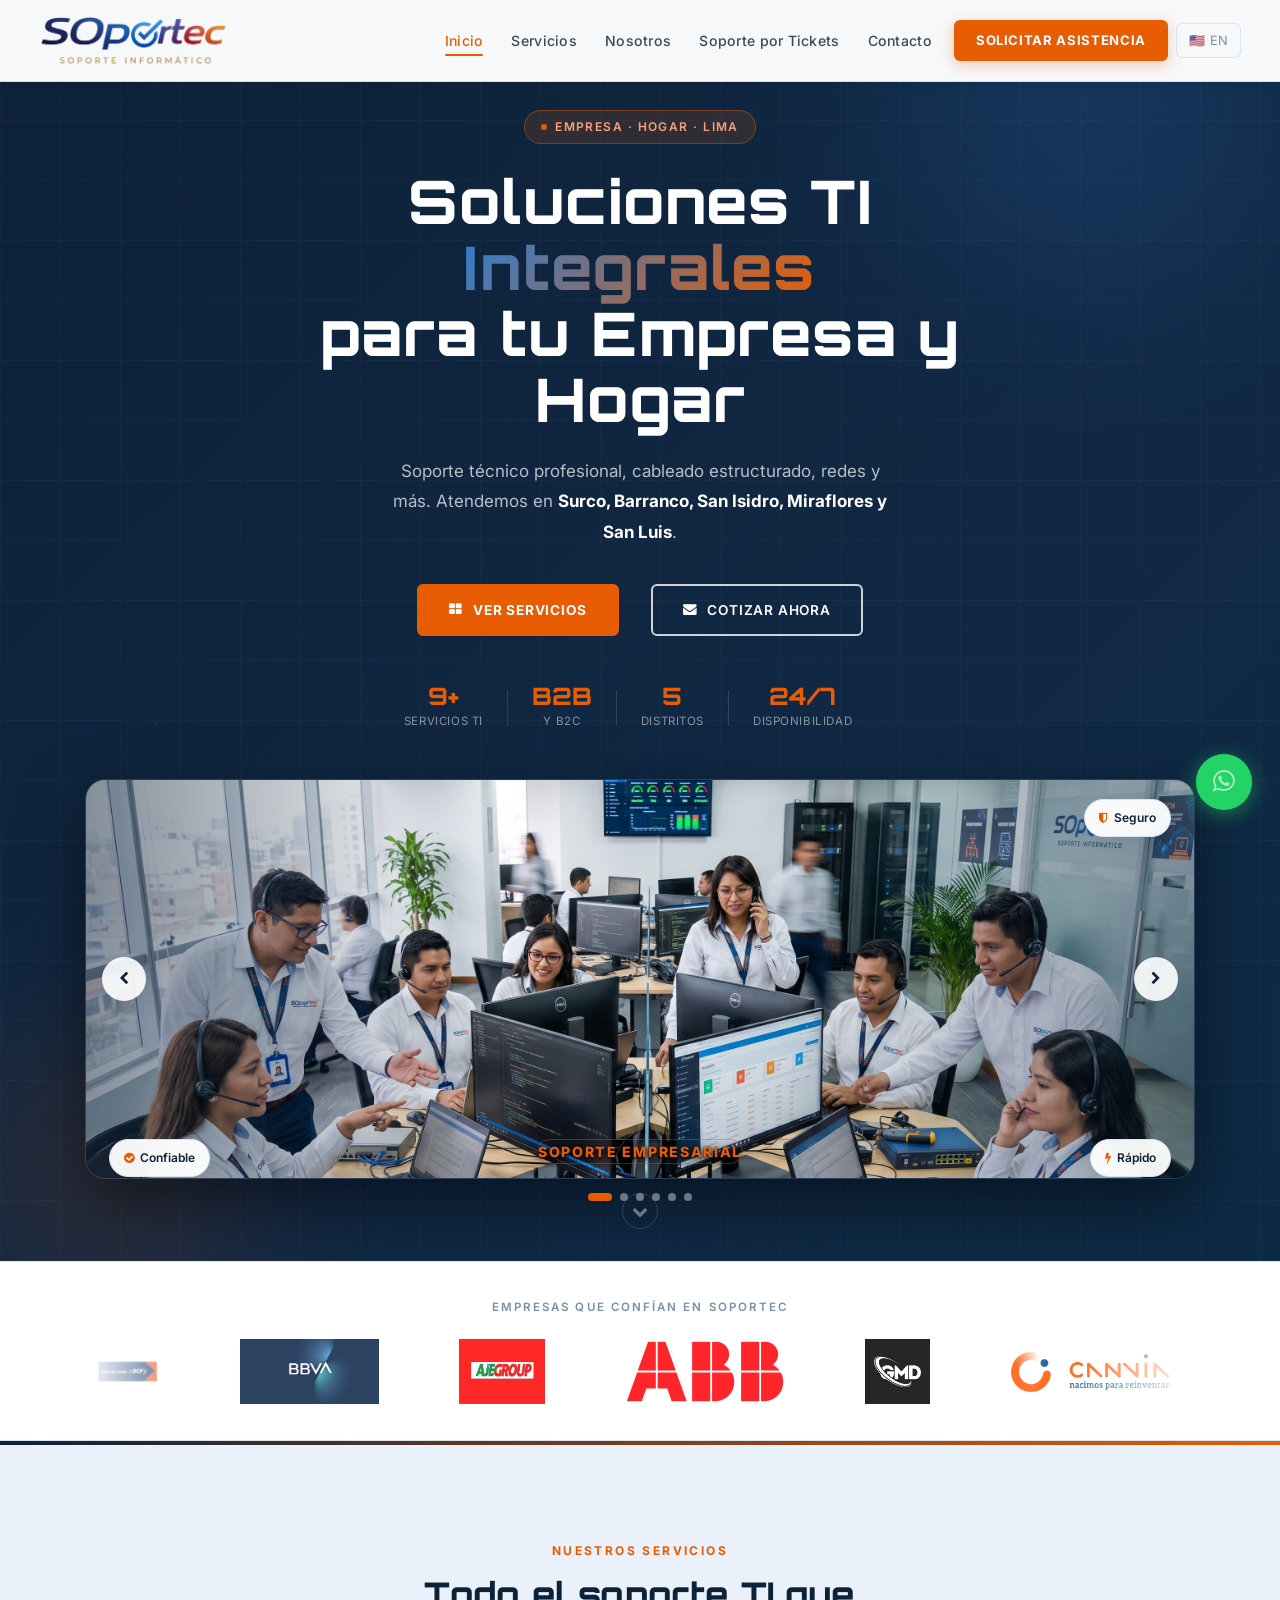
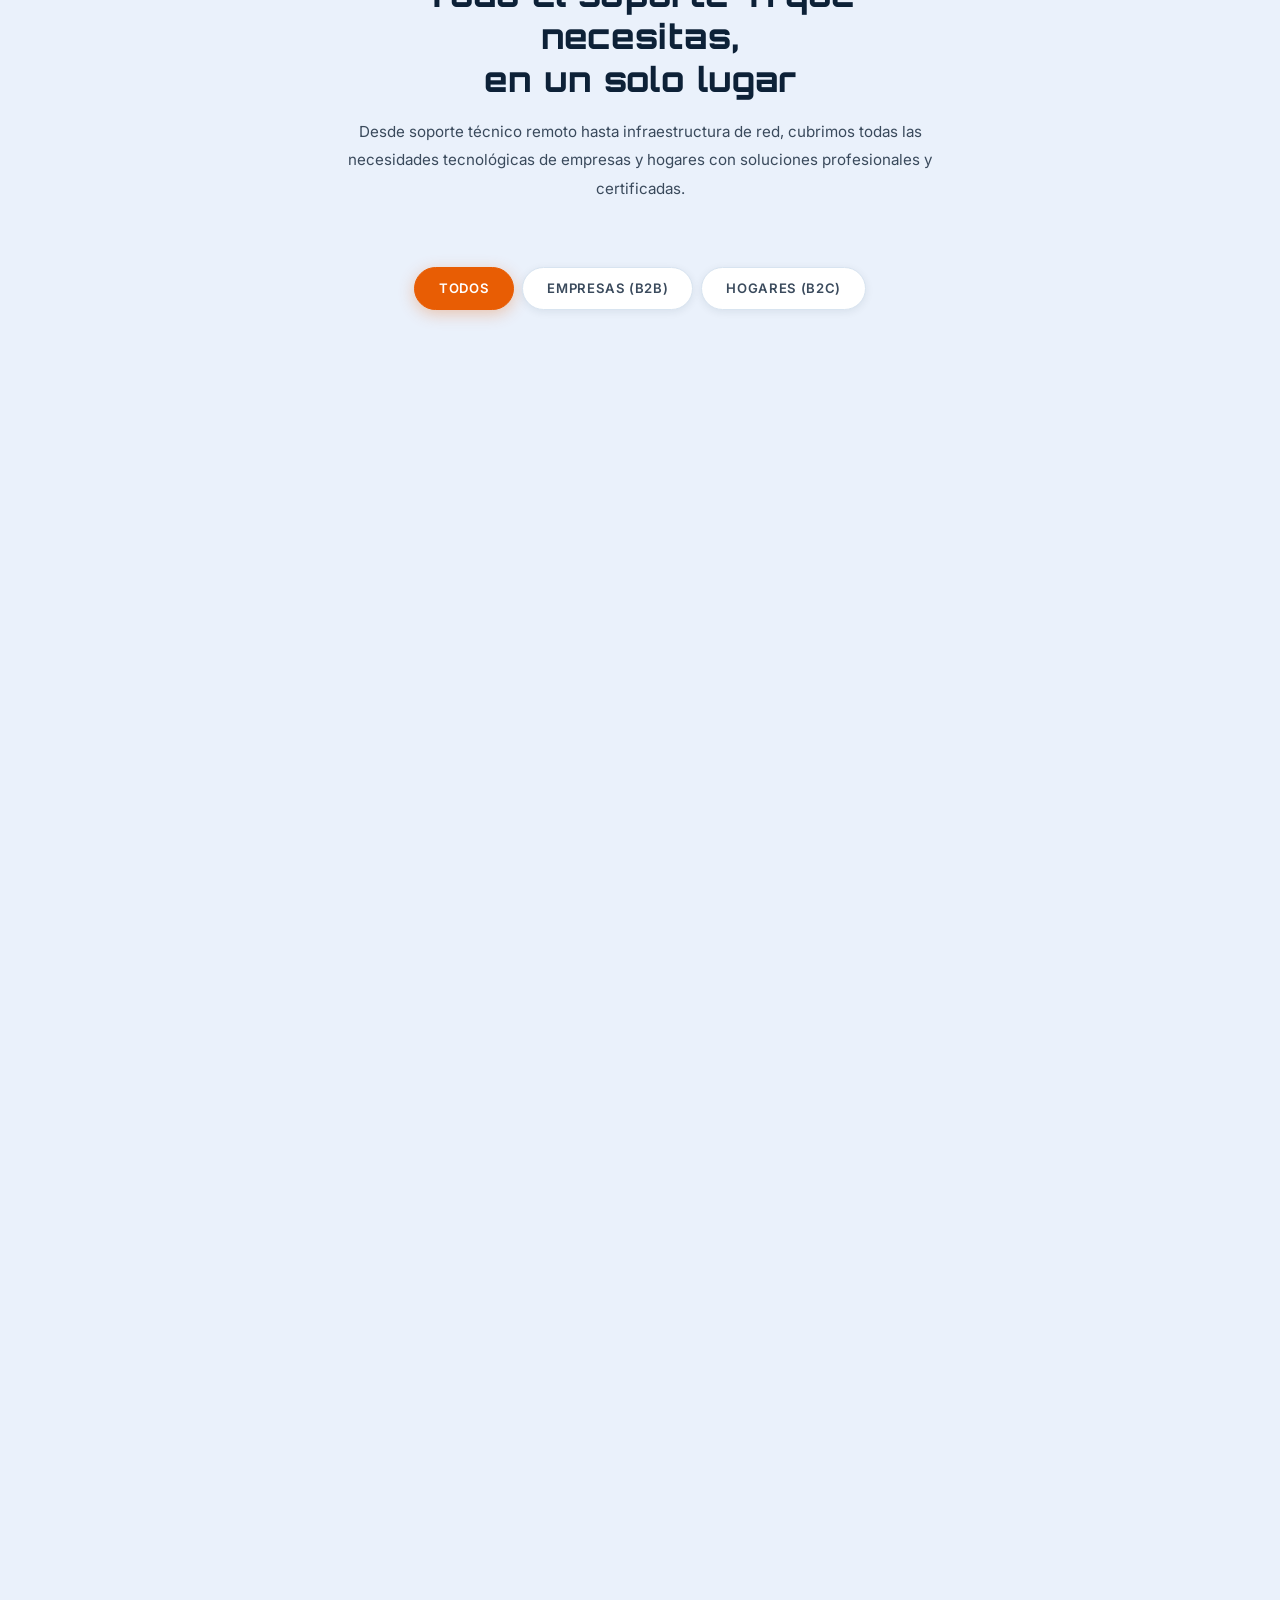
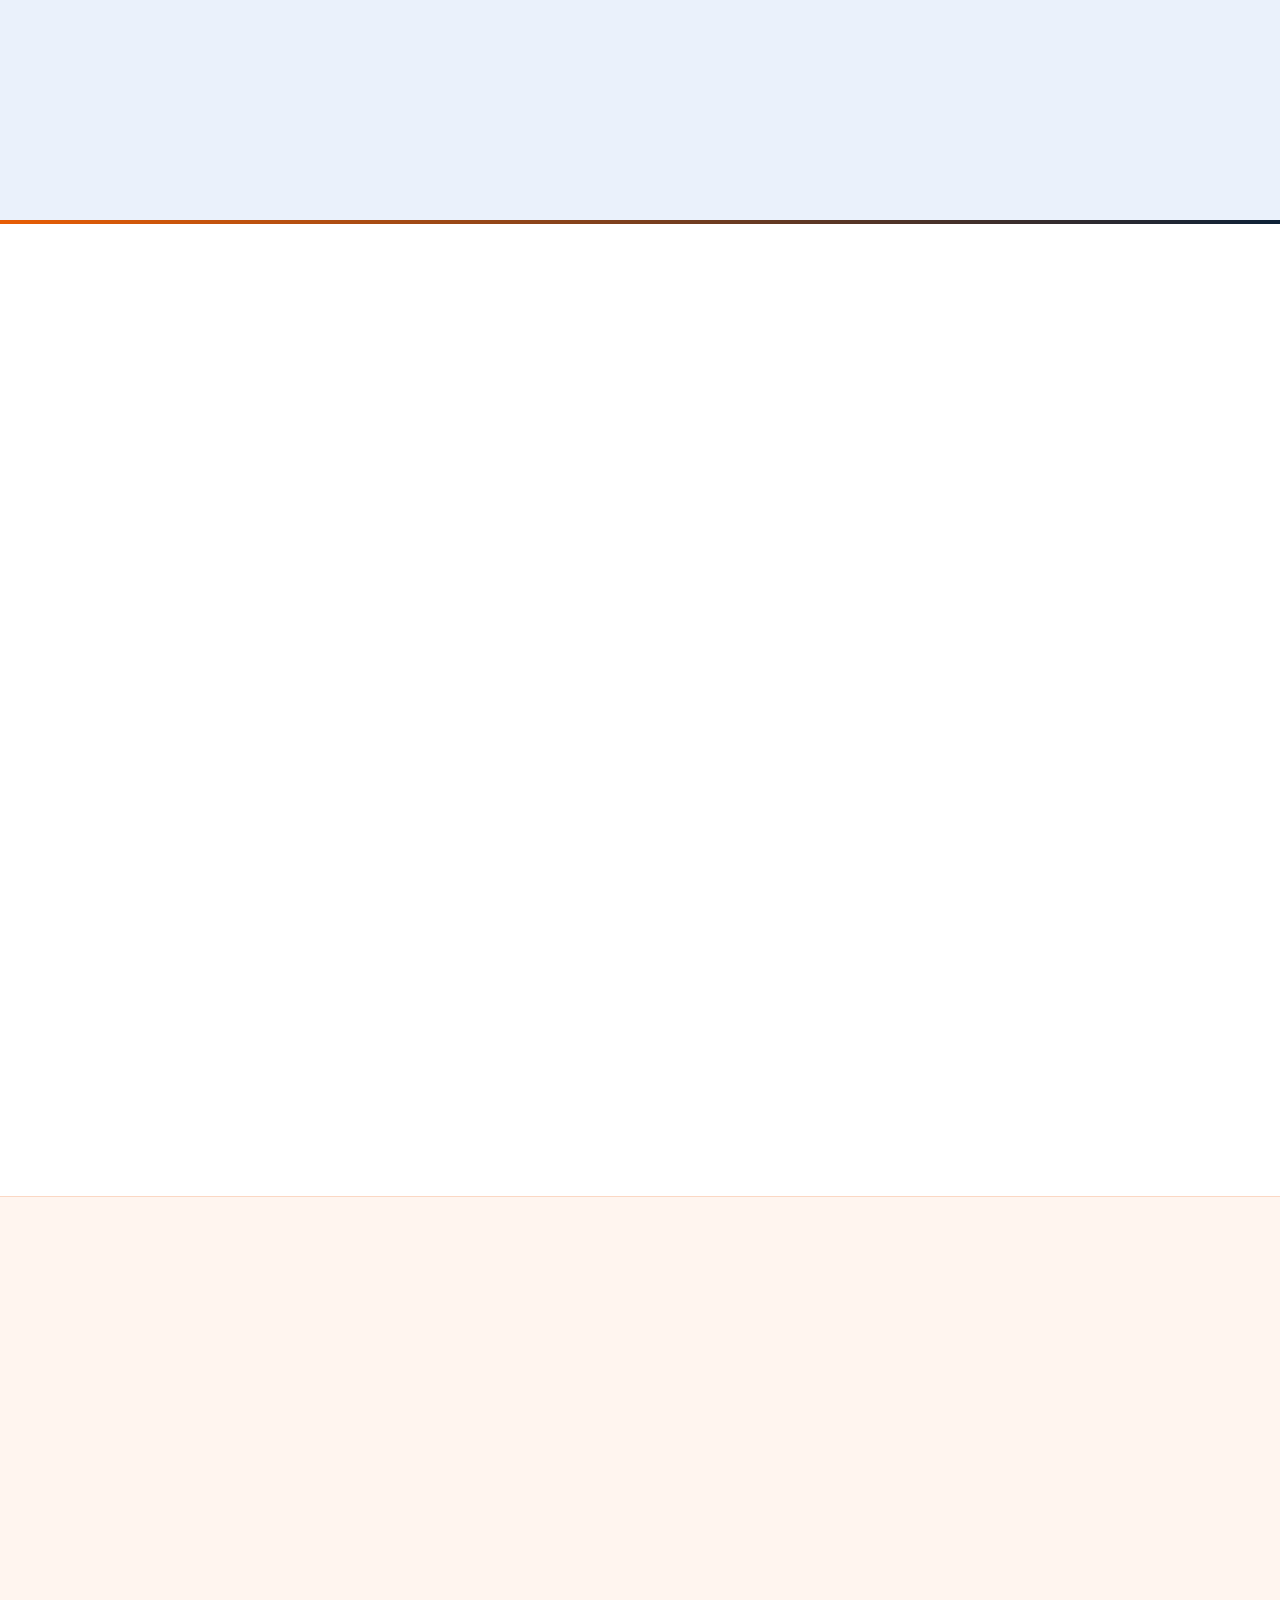
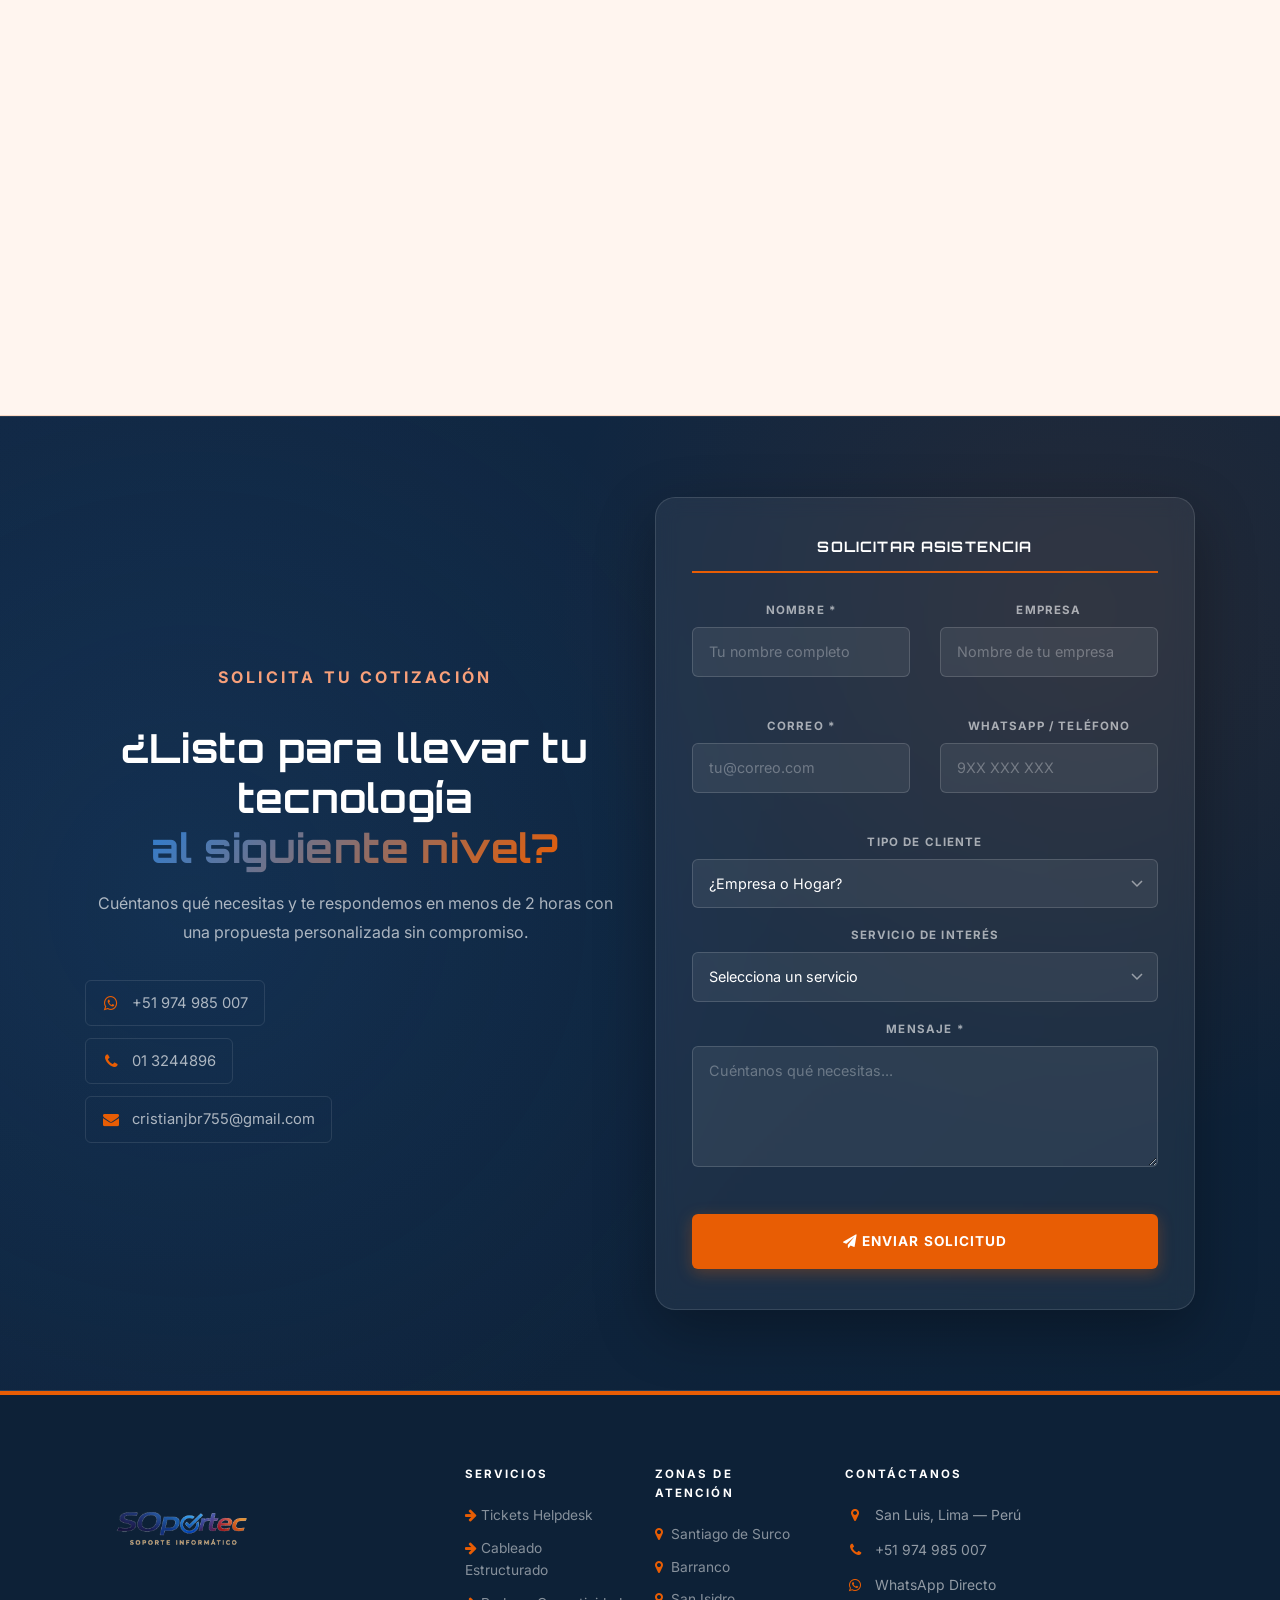
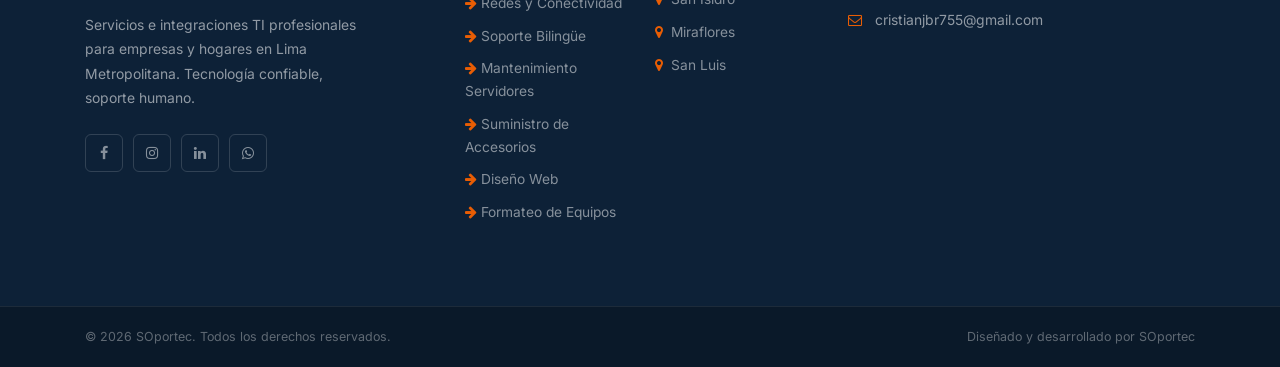
<file: index.html>
﻿<!DOCTYPE html>
<html lang="es">
<head>
    <meta charset="UTF-8">
    <meta name="viewport" content="width=device-width, initial-scale=1.0">
    <meta name="description" content="SOportec — Soluciones TI integrales para empresas y hogares en Surco, Barranco, San Isidro, Miraflores y San Luis. Soporte técnico, cableado estructurado, redes y más.">
    <title>SOportec — IT Support & Tecnología</title>

    <!-- Fuentes -->
    <link rel="preconnect" href="https://fonts.googleapis.com">
    <link rel="preconnect" href="https://fonts.gstatic.com" crossorigin>
    <link href="https://fonts.googleapis.com/css2?family=Orbitron:wght@400;600;800&family=Inter:wght@300;400;600;700&display=swap" rel="stylesheet">

    <!-- Bootstrap 4 -->
    <link rel="stylesheet" href="https://stackpath.bootstrapcdn.com/bootstrap/4.2.1/css/bootstrap.min.css">
    <!-- Font Awesome 4 -->
    <link rel="stylesheet" href="https://stackpath.bootstrapcdn.com/font-awesome/4.7.0/css/font-awesome.min.css">
    <!-- Estilos propios (con versionado para forzar actualizacion en moviles) -->
    <link rel="stylesheet" href="style.css?v=2.2">

    <!-- jQuery + Bootstrap JS -->
    <script src="https://code.jquery.com/jquery-3.3.1.slim.min.js"></script>
    <script src="https://stackpath.bootstrapcdn.com/bootstrap/4.2.1/js/bootstrap.min.js"></script>
</head>
<body>

<!-- ============================================================
     NAVBAR
============================================================ -->
<section id="nav-bar">
<nav class="navbar navbar-expand-lg navbar-light">
    <div class="container-fluid">
        <a class="navbar-brand" href="#top">
            <img src="Imagenes/images/Soportec-New-Logo-removebg-preview.png" alt="SOportec Logo">
        </a>
        <button class="navbar-toggler" type="button" data-toggle="collapse" data-target="#navbarNav"
                aria-controls="navbarNav" aria-expanded="false" aria-label="Toggle navigation"
                id="navToggler">
            <i class="fa fa-bars" id="navTogglerIcon"></i>
        </button>
        <div class="collapse navbar-collapse" id="navbarNav">
            <ul class="navbar-nav ml-auto align-items-center">
                <li class="nav-item"><a class="nav-link" href="#top">Inicio</a></li>
                <li class="nav-item"><a class="nav-link" href="#services">Servicios</a></li>
                <li class="nav-item"><a class="nav-link" href="#about-us">Nosotros</a></li>
                <li class="nav-item"><a class="nav-link" href="atencion-tickets.html">Soporte por Tickets</a></li>
                <li class="nav-item"><a class="nav-link" href="#footer">Contacto</a></li>
                <li class="nav-item ml-2">
                    <a href="#cotizar" class="btn-nav-cta">Solicitar Asistencia</a>
                </li>
                <li class="nav-item ml-2 d-flex align-items-center">
                    <button id="langToggle" onclick="toggleLang()" class="lang-btn">
                        <span id="langFlag">🇺🇸</span> <span id="langLabel">EN</span>
                    </button>
                </li>
            </ul>
        </div>
    </div>
</nav>
</section>

<!-- ============================================================
     HERO
============================================================ -->
<section id="top" class="hero-section">
    <!-- Fondo animado de partículas -->
    <canvas id="heroCanvas" aria-hidden="true"></canvas>

    <!-- Grid overlay decorativo -->
    <div class="hero-grid" aria-hidden="true"></div>

    <!-- Orbes de color de fondo -->
    <div class="hero-orb hero-orb-1" aria-hidden="true"></div>
    <div class="hero-orb hero-orb-2" aria-hidden="true"></div>

    <div class="container hero-content">
        <div class="row justify-content-center">
            <div class="col-lg-8 col-md-10 text-center hero-text-block">
                <!-- Chip de categoría -->
                <div class="hero-chip fade-in-up" style="animation-delay:0.1s">
                    <span class="chip-dot"></span>
                    Empresa · Hogar · Lima
                </div>

                <h1 class="hero-title fade-in-up" style="animation-delay:0.25s">
                    Soluciones TI <span class="gradient-text">Integrales</span><br>
                    para tu Empresa y Hogar
                </h1>

                <p class="hero-subtitle mx-auto fade-in-up" style="animation-delay:0.4s">
                    Soporte técnico profesional, cableado estructurado, redes y más.
                    Atendemos en <strong>Surco, Barranco, San Isidro, Miraflores y San Luis</strong>.
                </p>

                <div class="hero-actions justify-content-center fade-in-up" style="animation-delay:0.55s">
                    <a href="#services" class="btn-tech btn-tech-filled mr-3">
                        <i class="fa fa-th-large"></i> Ver Servicios
                    </a>
                    <a href="#cotizar" class="btn-tech btn-tech-outline-white">
                        <i class="fa fa-envelope"></i> Cotizar Ahora
                    </a>
                </div>

                <!-- Métricas rápidas -->
                <div class="hero-stats justify-content-center fade-in-up" style="animation-delay:0.65s">
                    <div class="hero-stat">
                        <span class="hero-stat-num">9+</span>
                        <span class="hero-stat-label">Servicios TI</span>
                    </div>
                    <div class="hero-stat-divider" aria-hidden="true"></div>
                    <div class="hero-stat">
                        <span class="hero-stat-num">B2B</span>
                        <span class="hero-stat-label">y B2C</span>
                    </div>
                    <div class="hero-stat-divider" aria-hidden="true"></div>
                    <div class="hero-stat">
                        <span class="hero-stat-num">5</span>
                        <span class="hero-stat-label">Distritos</span>
                    </div>
                    <div class="hero-stat-divider" aria-hidden="true"></div>
                    <div class="hero-stat">
                        <span class="hero-stat-num">24/7</span>
                        <span class="hero-stat-label">Disponibilidad</span>
                    </div>
                </div>
            </div>
        </div>

        <!-- Carrusel horizontal de imágenes TI -->
        <div class="hero-banner-wrap fade-in-up" style="animation-delay:0.8s">

            <div id="heroCarousel" class="carousel slide" data-ride="carousel" data-interval="4000" data-pause="hover">

                <div class="carousel-inner">
                    <!-- Slide 1: Equipo en oficina -->
                    <div class="carousel-item active">
                        <img src="Imagenes/images/Soporte-Empresarial.jfif"
                             alt="Equipo de profesionales TI en oficina moderna"
                             class="hero-banner-img">
                        <div class="hero-banner-overlay" aria-hidden="true"></div>
                        <div class="carousel-caption-tech">
                            <span>Soporte Empresarial</span>
                        </div>
                    </div>
                    <!-- Slide 2: Técnico en soporte remoto -->
                    <div class="carousel-item">
                        <img src="Imagenes/images/soporte-Remoto.jfif"
                             alt="Técnico brindando soporte remoto con múltiples pantallas"
                             class="hero-banner-img">
                        <div class="hero-banner-overlay" aria-hidden="true"></div>
                        <div class="carousel-caption-tech">
                            <span>Soporte Remoto 24/7</span>
                        </div>
                    </div>
                    <!-- Slide 3: Cableado estructurado / servidores -->
                    <div class="carousel-item">
                        <img src="Imagenes/images/Infraestructura-Servidores.jfif"
                             alt="Rack de servidores y cableado estructurado profesional"
                             class="hero-banner-img">
                        <div class="hero-banner-overlay" aria-hidden="true"></div>
                        <div class="carousel-caption-tech">
                            <span>Infraestructura & Servidores</span>
                        </div>
                    </div>
                    <!-- Slide 4: Redes y conectividad -->
                    <div class="carousel-item">
                        <img src="Imagenes/images/Redes-Conectividad.jfif"
                             alt="Gabinete de red con switches y cableado organizado"
                             class="hero-banner-img">
                        <div class="hero-banner-overlay" aria-hidden="true"></div>
                        <div class="carousel-caption-tech">
                            <span>Redes & Conectividad</span>
                        </div>
                    </div>
                    <!-- Slide 5: Soporte técnico presencial -->
                    <div class="carousel-item">
                        <img src="Imagenes/images/Visitas-Presenciales.jfif"
                             alt="Técnico realizando soporte presencial en empresa"
                             class="hero-banner-img">
                        <div class="hero-banner-overlay" aria-hidden="true"></div>
                        <div class="carousel-caption-tech">
                            <span>Visitas Presenciales</span>
                        </div>
                    </div>

                    <!-- Slide 6: Microsoft Intune -->
                    <div class="carousel-item carousel-item-intune">
                        <div class="intune-slide">
                            <div class="intune-bg" aria-hidden="true"></div>
                            <div class="intune-content">
                            <div class="intune-logo-wrap">
                                <!-- Logo Microsoft (4 cuadros) -->
                                <svg xmlns="http://www.w3.org/2000/svg" viewBox="0 0 23 23" class="intune-ms-icon" aria-label="Microsoft">
                                    <path fill="#f35325" d="M1 1h10v10H1z"/>
                                    <path fill="#81bc06" d="M12 1h10v10H12z"/>
                                    <path fill="#05a6f0" d="M1 12h10v10H1z"/>
                                    <path fill="#ffba08" d="M12 12h10v10H12z"/>
                                </svg>
                                <!-- Nombre del producto tipografía -->
                                <div class="intune-product-name">
                                    <span class="intune-ms-text">Microsoft</span>
                                    <span class="intune-product-text">Intune</span>
                                </div>
                            </div>
                                <div class="intune-text">
                                    <h3 class="intune-title">Gestión Empresarial con<br><strong>Microsoft Intune</strong></h3>
                                    <p class="intune-desc">Administración centralizada de dispositivos, políticas de seguridad y acceso condicional para toda tu organización.</p>
                                    <div class="intune-tags">
                                        <span><i class="fa fa-check"></i> MDM & MAM</span>
                                        <span><i class="fa fa-check"></i> Active Directory</span>
                                        <span><i class="fa fa-check"></i> Azure AD</span>
                                        <span><i class="fa fa-check"></i> Conditional Access</span>
                                    </div>
                                </div>
                            </div>
                        </div>
                        <div class="carousel-caption-tech">
                            <span>Microsoft Intune & Azure AD</span>
                        </div>
                    </div>
                </div>

                <!-- Controles -->
                <a class="carousel-control-prev hero-carousel-ctrl" href="#heroCarousel" role="button" data-slide="prev">
                    <i class="fa fa-chevron-left" aria-hidden="true"></i>
                    <span class="sr-only">Anterior</span>
                </a>
                <a class="carousel-control-next hero-carousel-ctrl" href="#heroCarousel" role="button" data-slide="next">
                    <i class="fa fa-chevron-right" aria-hidden="true"></i>
                    <span class="sr-only">Siguiente</span>
                </a>

            </div>

            <!-- Indicadores externos (debajo del carrusel) -->
            <ol class="carousel-indicators hero-carousel-indicators" id="heroCarouselIndicators">
                <li data-target="#heroCarousel" data-slide-to="0" class="active"></li>
                <li data-target="#heroCarousel" data-slide-to="1"></li>
                <li data-target="#heroCarousel" data-slide-to="2"></li>
                <li data-target="#heroCarousel" data-slide-to="3"></li>
                <li data-target="#heroCarousel" data-slide-to="4"></li>
                <li data-target="#heroCarousel" data-slide-to="5"></li>
            </ol>

            <!-- Chips flotantes -->
            <div class="float-chip float-chip-1">
                <i class="fa fa-shield"></i> Seguro
            </div>
            <div class="float-chip float-chip-2">
                <i class="fa fa-bolt"></i> Rápido
            </div>
            <div class="float-chip float-chip-3">
                <i class="fa fa-check-circle"></i> Confiable
            </div>
        </div>
    </div>

    <!-- Scroll indicator -->
    <a href="#services" class="hero-scroll-indicator" aria-label="Ver servicios">
        <i class="fa fa-chevron-down"></i>
    </a>
</section>

<!-- ============================================================
     CLIENTES / LOGOS
============================================================ -->
<section class="clients-section">
    <div class="container">
        <p class="clients-label">Empresas que confían en SOportec</p>
        <div class="clients-track">
            <div class="clients-slide">
                <img src="Imagenes/images/bcp.png"      alt="BCP"   class="client-logo">
                <img src="Imagenes/images/bbva.jpg"     alt="BBVA"  class="client-logo">
                <img src="Imagenes/images/aje.webp"     alt="AJE"   class="client-logo">
                <img src="Imagenes/images/abb.png"      alt="ABB"   class="client-logo">
                <img src="Imagenes/images/gmd.jpg"      alt="GMD"   class="client-logo">
                <img src="Imagenes/images/canvia.png"   alt="Canvia" class="client-logo">
                <img src="Imagenes/images/inka.png"     alt="Inka"  class="client-logo">
                <!-- duplicado para loop continuo -->
                <img src="Imagenes/images/bcp.webp"      alt="BCP"   class="client-logo">
                <img src="Imagenes/images/bbva.jpg"     alt="BBVA"  class="client-logo">
                <img src="Imagenes/images/aje.webp"     alt="AJE"   class="client-logo">
                <img src="Imagenes/images/abb.png"      alt="ABB"   class="client-logo">
                <img src="Imagenes/images/gmd.jpg"      alt="GMD"   class="client-logo">
                <img src="Imagenes/images/canvia.png"   alt="Canvia" class="client-logo">
                <img src="Imagenes/images/inka.png"     alt="Inka"  class="client-logo">
            </div>
        </div>
    </div>
</section>

<!-- ============================================================
     SERVICIOS
============================================================ -->
<section id="services" class="services-section">
    <div class="container">
        <!-- Encabezado -->
        <div class="row justify-content-center text-center mb-5">
            <div class="col-lg-7">
                <p class="section-label reveal">Nuestros Servicios</p>
                <h2 class="section-heading reveal">Todo el soporte TI que necesitas,<br>en un solo lugar</h2>
                <p class="section-text reveal">
                    Desde soporte técnico remoto hasta infraestructura de red, cubrimos todas las necesidades
                    tecnológicas de empresas y hogares con soluciones profesionales y certificadas.
                </p>
            </div>
        </div>

        <!-- Tabs B2B / B2C -->
        <div class="services-tabs reveal">
            <button class="svc-tab active" data-filter="all">Todos</button>
            <button class="svc-tab" data-filter="b2b">Empresas (B2B)</button>
            <button class="svc-tab" data-filter="b2c">Hogares (B2C)</button>
        </div>

        <!-- Grid de servicios -->
<div class="row services-grid" id="servicesGrid">
    
    <!-- 1 · Soporte Técnico Bilingüe -->
<div class="col-lg-4 col-md-6 mb-4 svc-item" data-cat="b2b b2c">
    <a href="soporte-bilingue.html" class="flip-card-wrapper reveal text-decoration-none d-block" style="cursor: pointer;">
        <div class="flip-card-inner">
            <!-- CARA FRONTAL -->
            <div class="flip-card-front glass-card" style="background-image: linear-gradient(rgba(15, 23, 42, 0.75), rgba(15, 23, 42, 0.85)), url('Imagenes/images/soporte-bilingue.jpg.jfif'); background-size: cover; background-position: center; color: white;">
                <div class="glass-card-icon" style="background-color: #E65C00; width: 54px; height: 54px; display: inline-flex; align-items: center; justify-content: center; border-radius: 12px; margin-bottom: 15px;">
                    <i class="fa fa-language" style="color: #ffffff; font-size: 26px;"></i>
                </div>
                <div class="glass-card-tag" style="color: #60A5FA;">B2B · B2C</div>
                <h4 class="glass-card-title font-weight-bold text-white">Soporte Técnico Bilingüe</h4>
                <p class="glass-card-text text-light">Atención especializada en <strong class="text-white">inglés y español</strong> para empresas con equipos internacionales o colaboradores extranjeros. Sin barreras de comunicación.</p>
                <div class="glass-card-footer border-top border-secondary pt-3 mt-auto">
                    <span class="glass-card-link text-info font-weight-bold">HAZ CLIC AQUÍ <i class="fa fa-hand-pointer-o ml-1"></i></span>
                </div>
            </div>
            <!-- CARA TRASERA -->
            <div class="flip-card-back" style="background-image: url('Imagenes/images/soporte-bilingue.jpg.jfif'); background-size: cover; background-position: center; border-radius: 16px;"></div>
        </div>
    </a>
</div>

    <!-- 2 · Soporte por Tickets -->
    <div class="col-lg-4 col-md-6 mb-4 svc-item" data-cat="b2b">
        <a href="atencion-tickets.html" class="flip-card-wrapper reveal text-decoration-none d-block" style="cursor: pointer; animation-delay:0.05s">
            <div class="flip-card-inner">
                <div class="flip-card-front glass-card" style="background-image: linear-gradient(rgba(15, 23, 42, 0.75), rgba(15, 23, 42, 0.85)), url('Imagenes/images/tickets.jpg.jfif'); background-size: cover; background-position: center; color: white;">
                    <div class="glass-card-icon" style="background-color: #E65C00; width: 54px; height: 54px; display: inline-flex; align-items: center; justify-content: center; border-radius: 12px; margin-bottom: 15px;">
                        <i class="fa fa-ticket" style="color: #ffffff; font-size: 26px;"></i>
                    </div>
                    <div class="glass-card-tag" style="color: #60A5FA;">B2B</div>
                    <h4 class="glass-card-title font-weight-bold text-white">Soporte por Tickets (Helpdesk)</h4>
                    <p class="glass-card-text text-light">Gestión centralizada de incidentes con trazabilidad completa, priorización por SLA y reportes de gestión. Ninguna solicitud queda sin atender.</p>
                    <div class="glass-card-footer border-top border-secondary pt-3 mt-auto">
                        <span class="glass-card-link text-info font-weight-bold">HAZ CLIC AQUÍ <i class="fa fa-hand-pointer-o ml-1"></i></span>
                    </div>
                </div>
                <div class="flip-card-back" style="background-image: url('Imagenes/images/tickets.jpg.jfif'); background-size: cover; background-position: center; border-radius: 16px;"></div>
            </div>
        </a>
    </div>

    <!-- 3 · Cableado Estructurado -->
    <div class="col-lg-4 col-md-6 mb-4 svc-item" data-cat="b2b">
        <a href="cableado-estructurado.html" class="flip-card-wrapper reveal text-decoration-none d-block" style="cursor: pointer; animation-delay:0.1s">
            <div class="flip-card-inner">
                <div class="flip-card-front glass-card" style="background-image: linear-gradient(rgba(15, 23, 42, 0.75), rgba(15, 23, 42, 0.85)), url('Imagenes/images/cableado.jpg.jfif'); background-size: cover; background-position: center; color: white;">
                    <div class="glass-card-icon" style="background-color: #E65C00; width: 54px; height: 54px; display: inline-flex; align-items: center; justify-content: center; border-radius: 12px; margin-bottom: 15px;">
                        <img src="Imagenes/images/router.svg" alt="Cableado" class="card-svg-icon" style="width: 26px; height: 26px; filter: brightness(0) invert(1);">
                    </div>
                    <div class="glass-card-tag" style="color: #60A5FA;">B2B</div>
                    <h4 class="glass-card-title font-weight-bold text-white">Cableado Estructurado</h4>
                    <p class="glass-card-text text-light">Diseño e implementación de redes físicas con Cat6/Cat6A. Gabinetes organizados, certificados y documentados para máxima eficiencia operativa.</p>
                    <div class="glass-card-footer border-top border-secondary pt-3 mt-auto">
                        <span class="glass-card-link text-info font-weight-bold">HAZ CLIC AQUÍ <i class="fa fa-hand-pointer-o ml-1"></i></span>
                    </div>
                </div>
                <div class="flip-card-back" style="background-image: url('Imagenes/images/cableado.jpg.jfif'); background-size: cover; background-position: center; border-radius: 16px;"></div>
            </div>
        </a>
    </div>

    <!-- 4 · Visitas Presenciales -->
    <div class="col-lg-4 col-md-6 mb-4 svc-item" data-cat="b2b b2c">
        <a href="visitas-tecnicas.html" class="flip-card-wrapper reveal text-decoration-none d-block" style="cursor: pointer; animation-delay:0.15s">
            <div class="flip-card-inner">
                <div class="flip-card-front glass-card" style="background-image: linear-gradient(rgba(15, 23, 42, 0.75), rgba(15, 23, 42, 0.85)), url('Imagenes/images/visitas.jpg.jfif'); background-size: cover; background-position: center; color: white;">
                    <div class="glass-card-icon" style="background-color: #E65C00; width: 54px; height: 54px; display: inline-flex; align-items: center; justify-content: center; border-radius: 12px; margin-bottom: 15px;">
                        <img src="Imagenes/images/person-raised-hand.svg" alt="Visita" class="card-svg-icon" style="width: 26px; height: 26px; filter: brightness(0) invert(1);">
                    </div>
                    <div class="glass-card-tag" style="color: #60A5FA;">B2B · B2C</div>
                    <h4 class="glass-card-title font-weight-bold text-white">Visitas Presenciales</h4>
                    <p class="glass-card-text text-light">Soporte técnico in situ en tu oficina o domicilio. Resolvemos problemas complejos que requieren presencia física, con atención rápida.</p>
                    <div class="glass-card-footer border-top border-secondary pt-3 mt-auto">
                        <span class="glass-card-link text-info font-weight-bold">HAZ CLIC AQUÍ <i class="fa fa-hand-pointer-o ml-1"></i></span>
                    </div>
                </div>
                <div class="flip-card-back" style="background-image: url('Imagenes/images/visitas.jpg.jfif'); background-size: cover; background-position: center; border-radius: 16px;"></div>
            </div>
        </a>
    </div>

    <!-- 5 · Mantenimiento de Servidores -->
    <div class="col-lg-4 col-md-6 mb-4 svc-item" data-cat="b2b">
        <a href="servidores.html" class="flip-card-wrapper reveal text-decoration-none d-block" style="cursor: pointer; animation-delay:0.2s">
            <div class="flip-card-inner">
                <div class="flip-card-front glass-card" style="background-image: linear-gradient(rgba(15, 23, 42, 0.75), rgba(15, 23, 42, 0.85)), url('Imagenes/images/servidores.jpg.jfif'); background-size: cover; background-position: center; color: white;">
                    <div class="glass-card-icon" style="background-color: #E65C00; width: 54px; height: 54px; display: inline-flex; align-items: center; justify-content: center; border-radius: 12px; margin-bottom: 15px;">
                        <img src="Imagenes/images/hdd-rack.svg" alt="Servidores" class="card-svg-icon" style="width: 26px; height: 26px; filter: brightness(0) invert(1);">
                    </div>
                    <div class="glass-card-tag" style="color: #60A5FA;">B2B</div>
                    <h4 class="glass-card-title font-weight-bold text-white">Mantenimiento de Servidores</h4>
                    <p class="glass-card-text text-light">Optimización preventiva y correctiva de infraestructura crítica. Monitoreo, actualizaciones y gestión de backups para garantizar disponibilidad 24/7.</p>
                    <div class="glass-card-footer border-top border-secondary pt-3 mt-auto">
                        <span class="glass-card-link text-info font-weight-bold">HAZ CLIC AQUÍ <i class="fa fa-hand-pointer-o ml-1"></i></span>
                    </div>
                </div>
                <div class="flip-card-back" style="background-image: url('Imagenes/images/servidores.jpg.jfif'); background-size: cover; background-position: center; border-radius: 16px;"></div>
            </div>
        </a>
    </div>

   <!-- 6 · Páginas Web -->
<div class="col-lg-4 col-md-6 mb-4 svc-item" data-cat="b2b">
    <a href="disenio-web.html" class="flip-card-wrapper reveal text-decoration-none d-block" style="cursor: pointer; animation-delay:0.25s">
        <div class="flip-card-inner">
            <!-- Recuerda cambiar 'intune.jpg.jfif' por una imagen de diseño web -->
            <div class="flip-card-front glass-card" style="background-image: linear-gradient(rgba(15, 23, 42, 0.75), rgba(15, 23, 42, 0.85)), url('Soportec-Imagenes/Desarrollador.jpg'); background-size: cover; background-position: center; color: white;">
                <div class="glass-card-icon" style="background-color: #E65C00; width: 54px; height: 54px; display: inline-flex; align-items: center; justify-content: center; border-radius: 12px; margin-bottom: 15px;">
                    <i class="fa fa-globe" style="color: #ffffff; font-size: 26px;"></i>
                </div>
                <div class="glass-card-tag" style="color: #60A5FA;">B2B</div>
                <h4 class="glass-card-title font-weight-bold text-white">Diseño de Páginas Web</h4>
                
                <p class="glass-card-text text-light">
                    Desarrollo de <strong class="text-white">sitios web a medida</strong>, responsivos y optimizados. Diseño de interfaces modernas e interactivas para impulsar la presencia digital de tu negocio.
                </p>

                <div class="glass-card-footer border-top border-secondary pt-3 mt-auto">
                    <span class="glass-card-link text-info font-weight-bold">HAZ CLIC AQUÍ <i class="fa fa-hand-pointer-o ml-1"></i></span>
                </div>
            </div>
            <div class="flip-card-back" style="background-image: url('Soportec-Imagenes/Desarrollador.jpg'); background-size: cover; background-position: center; border-radius: 16px;"></div>
        </div>
    </a>
</div>

    <!-- 7 · Redes y Conectividad -->
<div class="col-lg-4 col-md-6 mb-4 svc-item" data-cat="b2b b2c">
    <a href="redes-conectividad.html" class="flip-card-wrapper reveal text-decoration-none d-block" style="cursor: pointer; animation-delay:0.3s">
        <div class="flip-card-inner">
            <div class="flip-card-front glass-card" style="background-image: linear-gradient(rgba(15, 23, 42, 0.75), rgba(15, 23, 42, 0.85)), url('Imagenes/images/redes.jpg.jfif'); background-size: cover; background-position: center; color: white;">
                <div class="glass-card-icon" style="background-color: #E65C00; width: 54px; height: 54px; display: inline-flex; align-items: center; justify-content: center; border-radius: 12px; margin-bottom: 15px;">
                    <i class="fa fa-wifi" style="color: #ffffff; font-size: 26px;"></i>
                </div>
                <div class="glass-card-tag" style="color: #60A5FA;">B2B · B2C</div>
                <h4 class="glass-card-title font-weight-bold text-white">Redes y Conectividad</h4>
                
                <!-- Añadimos class="text-white" en el strong -->
                <p class="glass-card-text text-light">
                    Instalación y configuración de Switches y Access Points de <strong class="text-white">Cisco, Aruba y Huawei</strong>. Redes WiFi de alta densidad, VLANs y segmentación de red corporativa.
                </p>

                <div class="glass-card-footer border-top border-secondary pt-3 mt-auto">
                    <span class="glass-card-link text-info font-weight-bold">HAZ CLIC AQUÍ <i class="fa fa-hand-pointer-o ml-1"></i></span>
                </div>
            </div>
            <div class="flip-card-back" style="background-image: url('Imagenes/images/redes.jpg.jfif'); background-size: cover; background-position: center; border-radius: 16px;"></div>
        </div>
    </a>
</div>

    <!-- 8 · Suministro de Accesorios -->
    <div class="col-lg-4 col-md-6 mb-4 svc-item" data-cat="b2b b2c">
        <a href="suministro-accesorios.html" class="flip-card-wrapper reveal text-decoration-none d-block" style="cursor: pointer; animation-delay:0.35s">
            <div class="flip-card-inner">
                <div class="flip-card-front glass-card" style="background-image: linear-gradient(rgba(15, 23, 42, 0.88), rgba(15, 23, 42, 0.95)), url('Imagenes/images/accesorios.jpg.jfif'); background-size: cover; background-position: center; color: white;">
                    <div class="glass-card-icon" style="background-color: #E65C00; width: 54px; height: 54px; display: inline-flex; align-items: center; justify-content: center; border-radius: 12px; margin-bottom: 15px;">
                        <i class="fa fa-shopping-cart" style="color: #ffffff; font-size: 26px;"></i>
                    </div>
                    <div class="glass-card-tag" style="color: #60A5FA;">B2B · B2C</div>
                    <h4 class="glass-card-title font-weight-bold text-white">Suministro de Accesorios</h4>
                    <p class="glass-card-text text-light">Venta y provisión de periféricos, hardware tecnológico y consumibles. Asesoría personalizada para elegir los equipos que mejor se adaptan a tu presupuesto y necesidades.</p>
                    <div class="glass-card-footer border-top border-secondary pt-3 mt-auto">
                        <span class="glass-card-link text-info font-weight-bold">HAZ CLIC AQUÍ <i class="fa fa-hand-pointer-o ml-1"></i></span>
                    </div>
                </div>
                <div class="flip-card-back" style="background-image: url('Imagenes/images/accesorios.jpg.jfif'); background-size: cover; background-position: center; border-radius: 16px;"></div>
            </div>
        </a>
    </div>
    <!-- 9 · Formateo y Preparación -->
         <div class="col-lg-4 col-md-6 mb-4 svc-item" data-cat="b2b">
    <a href="formateo-equipos.html" class="flip-card-wrapper reveal text-decoration-none d-block" style="cursor: pointer; animation-delay:0.2s">
        <div class="flip-card-inner">
            <div class="flip-card-front glass-card" style="background-image: linear-gradient(rgba(15, 23, 42, 0.75), rgba(15, 23, 42, 0.85)), url('Imagenes/images/formateo.jpg.jfif'); background-size: cover; background-position: center; color: white;">
                
                <!-- ÍCONO CON RECUADRO NARANJA Y LAPTOP BLANCA -->
                <div class="glass-card-icon" style="background-color: #E65C00; width: 54px; height: 54px; display: inline-flex; align-items: center; justify-content: center; border-radius: 12px; margin-bottom: 15px;">
                    <i class="fa fa-laptop" style="color: #ffffff; font-size: 26px;"></i>
                </div>
                
                <div class="glass-card-tag" style="color: #60A5FA;">B2B · B2C</div>
                <h4 class="glass-card-title font-weight-bold text-white">Formateo y Preparación</h4>
                <p class="glass-card-text text-light">Restauración total y configuración a medida. Incluye instalación limpia del sistema operativo, respaldo de datos (backup), actualización de drivers y software esencial.</p>
                <div class="glass-card-footer border-top border-secondary pt-3 mt-auto">
                    <span class="glass-card-link text-info font-weight-bold">HAZ CLIC AQUÍ <i class="fa fa-hand-pointer-o ml-1"></i></span>
                </div>
            </div>
            <div class="flip-card-back" style="background-image: url('Imagenes/images/formateo.jpg.jfif'); background-size: cover; background-position: center; border-radius: 16px;"></div>
        </div>
    </a>
</div>
</div><!-- /row -->

        </div><!-- /row -->
    </div>
</section>

<!-- ============================================================
     POR QUÉ ELEGIRNOS
============================================================ -->
<section id="about-us" class="why-section">
    <div class="container">
        <div class="row align-items-center">
            <!-- Columna izquierda: imagen y stats -->
            <div class="col-lg-5 mb-5 mb-lg-0">
                <div class="why-img-wrap reveal">
                    <img src="Imagenes/images/infraestrucutra.jpg" loading="lazy" alt="Equipo SOportec" class="why-img">
                    <div class="why-badge why-badge-1">
                        <i class="fa fa-bolt"></i>
                        <span><strong>&lt;2h</strong><br>Respuesta</span>
                    </div>
                    <div class="why-badge why-badge-2">
                        <i class="fa fa-map-marker"></i>
                        <span><strong>5</strong><br>Distritos</span>
                    </div>
                </div>
                <!-- Contador de métricas -->
                <div class="why-counters reveal">
                    <div class="why-counter">
                        <span class="counter-num" data-target="98">0</span><span class="counter-suffix">%</span>
                        <span class="counter-label">Satisfacción</span>
                    </div>
                    <div class="why-counter">
                        <span class="counter-num" data-target="500">0</span><span class="counter-suffix">+</span>
                        <span class="counter-label">Tickets resueltos</span>
                    </div>
                    <div class="why-counter">
                        <span class="counter-num" data-target="5">0</span><span class="counter-suffix">★</span>
                        <span class="counter-label">Calificación</span>
                    </div>
                </div>
            </div>

            <!-- Columna derecha: texto -->
            <div class="col-lg-7 pl-lg-5">
                <p class="section-label reveal">¿Por qué elegir SOportec?</p>
                <h2 class="section-heading reveal">
                    Tecnología de primer nivel,<br>
                    <span class="gradient-text">atención cercana y humana</span>
                </h2>
                <p class="section-text reveal">
                    Somos una empresa de servicios e integraciones TI con foco en Lima Metropolitana.
                    Combinamos el rigor técnico de soluciones enterprise con la agilidad de un equipo
                    local que conoce tu zona, tu industria y tus necesidades.
                </p>

                <div class="why-features">
                    <div class="why-feature reveal">
                        <div class="why-feature-icon"><i class="fa fa-map-marker"></i></div>
                        <div>
                            <h5>Cobertura local garantizada</h5>
                            <p>Atendemos en Surco, Barranco, San Isidro, Miraflores y San Luis con técnicos
                            disponibles para visitas el mismo día.</p>
                        </div>
                    </div>
                    <div class="why-feature reveal">
                        <div class="why-feature-icon"><i class="fa fa-users"></i></div>
                        <div>
                            <h5>Equipo certificado y bilingüe</h5>
                            <p>Técnicos certificados en plataformas Microsoft, Cisco y Aruba, con atención
                            en inglés y español para empresas con presencia internacional.</p>
                        </div>
                    </div>
                    <div class="why-feature reveal">
                        <div class="why-feature-icon"><i class="fa fa-bar-chart"></i></div>
                        <div>
                            <h5>Visibilidad y trazabilidad total</h5>
                            <p>Cada incidencia queda registrada, asignada y medida. Reportes mensuales
                            para que tu gerencia tenga control total sobre el soporte TI.</p>
                        </div>
                    </div>
                    <div class="why-feature reveal">
                        <div class="why-feature-icon"><i class="fa fa-home"></i></div>
                        <div>
                            <h5>Servicios para empresas y hogares</h5>
                            <p>Desde redes corporativas con múltiples sedes hasta la configuración de
                            tu router doméstico — tenemos el plan adecuado para cada necesidad.</p>
                        </div>
                    </div>
                </div>
            </div>
        </div>
    </div>
</section>

<!-- ============================================================
     ZONAS DE COBERTURA
============================================================ -->
<section class="zones-section">
    <div class="container">
        <div class="row justify-content-center text-center mb-5">
            <div class="col-lg-7">
                <p class="section-label reveal">Zonas de Atención</p>
                <h2 class="section-heading reveal">Cobertura en Lima y Provincias</h2>
                <p class="section-text reveal">
                    Visitas presenciales en Lima Metropolitana y soporte remoto para
                    <strong>cualquier ciudad del Perú</strong>. Donde estés, te ayudamos.
                </p>
            </div>
        </div>

        <div class="row">
            <!-- Lima Presencial -->
            <div class="col-lg-6 mb-4">
                <div class="zone-block reveal">
                    <div class="zone-block-header">
                        <div class="zone-block-icon"><i class="fa fa-map-marker"></i></div>
                        <div>
                            <h4 class="zone-block-title">Visitas Presenciales — Lima</h4>
                            <p class="zone-block-sub">Técnicos disponibles el mismo día</p>
                        </div>
                    </div>
                    <div class="zone-tags">
                        <span class="zone-tag"><i class="fa fa-map-marker"></i> Santiago de Surco</span>
                        <span class="zone-tag"><i class="fa fa-map-marker"></i> Miraflores</span>
                        <span class="zone-tag"><i class="fa fa-map-marker"></i> San Isidro</span>
                        <span class="zone-tag"><i class="fa fa-map-marker"></i> Barranco</span>
                        <span class="zone-tag"><i class="fa fa-map-marker"></i> San Luis</span>
                        <span class="zone-tag"><i class="fa fa-map-marker"></i> La Molina</span>
                        <span class="zone-tag"><i class="fa fa-map-marker"></i> San Borja</span>
                        <span class="zone-tag"><i class="fa fa-map-marker"></i> Chorrillos</span>
                        <span class="zone-tag"><i class="fa fa-map-marker"></i> Lince</span>
                        <span class="zone-tag"><i class="fa fa-map-marker"></i> Jesús María</span>
                        <span class="zone-tag"><i class="fa fa-map-marker"></i> Magdalena</span>
                        <span class="zone-tag"><i class="fa fa-map-marker"></i> Pueblo Libre</span>
                        <span class="zone-tag"><i class="fa fa-map-marker"></i> San Miguel</span>
                        <span class="zone-tag"><i class="fa fa-map-marker"></i> Callao</span>
                        <span class="zone-tag"><i class="fa fa-map-marker"></i> Los Olivos</span>
                        <span class="zone-tag zone-tag-more">+ Todo Lima Metropolitana</span>
                    </div>
                </div>
            </div>

            <!-- Soporte Remoto Nacional -->
            <div class="col-lg-6 mb-4">
                <div class="zone-block zone-block-remote reveal">
                    <div class="zone-block-header">
                        <div class="zone-block-icon zone-block-icon-remote"><i class="fa fa-wifi"></i></div>
                        <div>
                            <h4 class="zone-block-title">Soporte Remoto — Todo el Perú</h4>
                            <p class="zone-block-sub">Conexión segura en minutos, sin importar la distancia</p>
                        </div>
                    </div>
                    <div class="zone-tags">
                        <span class="zone-tag zone-tag-remote"><i class="fa fa-circle"></i> Lima</span>
                        <span class="zone-tag zone-tag-remote"><i class="fa fa-circle"></i> Arequipa</span>
                        <span class="zone-tag zone-tag-remote"><i class="fa fa-circle"></i> Trujillo</span>
                        <span class="zone-tag zone-tag-remote"><i class="fa fa-circle"></i> Chiclayo</span>
                        <span class="zone-tag zone-tag-remote"><i class="fa fa-circle"></i> Piura</span>
                        <span class="zone-tag zone-tag-remote"><i class="fa fa-circle"></i> Iquitos</span>
                        <span class="zone-tag zone-tag-remote"><i class="fa fa-circle"></i> Cusco</span>
                        <span class="zone-tag zone-tag-remote"><i class="fa fa-circle"></i> Huancayo</span>
                        <span class="zone-tag zone-tag-remote"><i class="fa fa-circle"></i> Tacna</span>
                        <span class="zone-tag zone-tag-remote"><i class="fa fa-circle"></i> Ica</span>
                        <span class="zone-tag zone-tag-remote"><i class="fa fa-circle"></i> Pucallpa</span>
                        <span class="zone-tag zone-tag-remote"><i class="fa fa-circle"></i> Chimbote</span>
                        <span class="zone-tag zone-tag-remote"><i class="fa fa-circle"></i> Juliaca</span>
                        <span class="zone-tag zone-tag-remote"><i class="fa fa-circle"></i> Cajamarca</span>
                        <span class="zone-tag zone-tag-remote"><i class="fa fa-circle"></i> Ayacucho</span>
                        <span class="zone-tag zone-tag-more-remote">+ Cualquier ciudad con internet</span>
                    </div>
                    <div class="zone-remote-note">
                        <i class="fa fa-lock"></i>
                        Acceso remoto seguro · Sin instalar nada adicional
                    </div>
                </div>
            </div>
        </div>
    </div>
</section>

<!-- ============================================================
     COTIZAR / CTA
============================================================ -->
<section id="cotizar" class="cta-section">
    <div class="cta-bg-particles" aria-hidden="true"></div>
    <div class="container">
        <div class="row align-items-center">
            <div class="col-lg-6 mb-5 mb-lg-0">
                <p class="section-label reveal">Solicita tu cotización</p>
                <h2 class="section-heading reveal" style="font-size:clamp(22px,3.5vw,40px)">
                    ¿Listo para llevar tu tecnología<br>
                    <span class="gradient-text">al siguiente nivel?</span>
                </h2>
                <p class="section-text reveal">
                    Cuéntanos qué necesitas y te respondemos en menos de 2 horas con
                    una propuesta personalizada sin compromiso.
                </p>
                <div class="cta-contact-info reveal">
                    <a href="https://wa.me/51974985007" target="_blank" rel="noopener" class="cta-contact-item">
                        <i class="fa fa-whatsapp"></i>
                        <span>+51 974 985 007</span>
                    </a>
                    <a href="tel:0113244896" class="cta-contact-item">
                        <i class="fa fa-phone"></i>
                        <span>01 3244896</span>
                    </a>
                    <a href="mailto:cristianjbr755@gmail.com" class="cta-contact-item">
                        <i class="fa fa-envelope"></i>
                        <span>cristianjbr755@gmail.com</span>
                    </a>
                </div>
            </div>

            <!-- Formulario -->
            <div class="col-lg-6">
                <div class="contact-form-card reveal">
                    <h4 class="form-title">Solicitar Asistencia</h4>
                    <form id="contactForm" onsubmit="sendMail(event)" novalidate>
                        <div class="row">
                            <div class="col-md-6">
                                <div class="form-group-tech">
                                    <label for="cf-nombre">Nombre *</label>
                                    <input type="text" id="cf-nombre" class="input-tech"
                                           placeholder="Tu nombre completo" required>
                                    <span class="form-error" id="err-nombre"></span>
                                </div>
                            </div>
                            <div class="col-md-6">
                                <div class="form-group-tech">
                                    <label for="cf-empresa">Empresa</label>
                                    <input type="text" id="cf-empresa" class="input-tech"
                                           placeholder="Nombre de tu empresa">
                                </div>
                            </div>
                        </div>
                        <div class="row">
                            <div class="col-md-6">
                                <div class="form-group-tech">
                                    <label for="cf-email">Correo *</label>
                                    <input type="email" id="cf-email" class="input-tech"
                                           placeholder="tu@correo.com" required>
                                    <span class="form-error" id="err-email"></span>
                                </div>
                            </div>
                            <div class="col-md-6">
                                <div class="form-group-tech">
                                    <label for="cf-telefono">WhatsApp / Teléfono</label>
                                    <input type="tel" id="cf-telefono" class="input-tech"
                                           placeholder="9XX XXX XXX">
                                </div>
                            </div>
                        </div>
                        <div class="form-group-tech">
                            <label for="cf-tipo">Tipo de cliente</label>
                            <select id="cf-tipo" class="input-tech">
                                <option value="" disabled selected>¿Empresa o Hogar?</option>
                                <option value="empresa">Empresa (B2B)</option>
                                <option value="hogar">Hogar (B2C)</option>
                            </select>
                        </div>
                        <div class="form-group-tech">
                            <label for="cf-servicio">Servicio de interés</label>
                            <select id="cf-servicio" class="input-tech">
                                <option value="" disabled selected>Selecciona un servicio</option>
                                <option>Soporte Técnico Bilingüe</option>
                                <option>Soporte por Tickets (Helpdesk)</option>
                                <option>Cableado Estructurado</option>
                                <option>Visitas Presenciales</option>
                                <option>Mantenimiento de Servidores</option>
                                <option>Configuración de Dominios / Intune / AD</option>
                                <option>Redes y Conectividad (Cisco / Aruba / Huawei)</option>
                                <option>Suministro de Accesorios</option>
                                <option>Formateo y Preparación de Equipos</option>
                                <option>Otro</option>
                            </select>
                        </div>
                        <div class="form-group-tech">
                            <label for="cf-mensaje">Mensaje *</label>
                            <textarea id="cf-mensaje" class="input-tech" rows="4"
                                      placeholder="Cuéntanos qué necesitas..." required></textarea>
                            <span class="form-error" id="err-mensaje"></span>
                        </div>
                        <button type="submit" class="btn-submit-tech" id="btnSubmit">
                            <span id="btnText"><i class="fa fa-paper-plane"></i> Enviar Solicitud</span>
                            <span id="btnLoading" style="display:none"><i class="fa fa-spinner fa-spin"></i> Enviando...</span>
                        </button>
                        <p id="formSuccess" class="form-success-msg" style="display:none">
                            <i class="fa fa-check-circle"></i> ¡Mensaje enviado! Te respondemos pronto.
                        </p>
                    </form>
                </div>
            </div>
        </div>
    </div>
</section>

<!-- ============================================================
     FOOTER
============================================================ -->
<section id="footer">
    <div class="footer-top">
        <div class="container">
            <div class="row">
                <!-- Logo + descripción -->
                <div class="col-lg-4 col-md-6 footer-box mb-4">
                    <img src="Imagenes/images/soportec_logo_sin_fondo_canvas_original.png"
                         alt="SOportec" class="footer-logo">
                    <p class="footer-desc">
                        Servicios e integraciones TI profesionales para empresas y hogares en Lima Metropolitana.
                        Tecnología confiable, soporte humano.
                    </p>
                    <div class="social-links">
                        <a href="#" aria-label="Facebook"  class="social-link"><i class="fa fa-facebook"></i></a>
                        <a href="#" aria-label="Instagram" class="social-link"><i class="fa fa-instagram"></i></a>
                        <a href="#" aria-label="LinkedIn"  class="social-link"><i class="fa fa-linkedin"></i></a>
                        <a href="https://wa.me/51974985007" aria-label="WhatsApp" class="social-link" target="_blank" rel="noopener">
                            <i class="fa fa-whatsapp"></i>
                        </a>
                    </div>
                </div>

                <!-- Servicios -->
                <div class="col-lg-2 col-md-6 col-12 footer-box mb-4">
                    <p class="footer-heading">Servicios</p>
                    <ul class="footer-links">
                        <li><i class="fa fa-arrow-right mr-1" style="color:var(--orange)"></i><a href="atencion-tickets.html">Tickets Helpdesk</a></li>
                        <li><i class="fa fa-arrow-right mr-1" style="color:var(--orange)"></i><a href="cableado-estructurado.html">Cableado Estructurado</a></li>
                        <li><i class="fa fa-arrow-right mr-1" style="color:var(--orange)"></i><a href="redes-conectividad.html">Redes y Conectividad</a></li>
                        <li><i class="fa fa-arrow-right mr-1" style="color:var(--orange)"></i><a href="soporte-bilingue.html">Soporte Bilingüe</a></li>
                        <li><i class="fa fa-arrow-right mr-1" style="color:var(--orange)"></i><a href="servidores.html">Mantenimiento Servidores</a></li>
                        <li><i class="fa fa-arrow-right mr-1" style="color:var(--orange)"></i><a href="suministro-accesorios.html">Suministro de Accesorios</a></li>
                        <li><i class="fa fa-arrow-right mr-1" style="color:var(--orange)"></i><a href="disenio-web.html">Diseño Web</a></li>
                        <li><i class="fa fa-arrow-right mr-1" style="color:var(--orange)"></i><a href="formateo-equipos.html">Formateo de Equipos</a></li>
                    </ul>
                </div>

                <!-- Zonas -->
                <div class="col-lg-2 col-md-6 col-12 footer-box mb-4">
                    <p class="footer-heading">Zonas de Atención</p>
                    <ul class="footer-links">
                        <li><i class="fa fa-map-marker mr-1" style="color:var(--neon-cyan)"></i> Santiago de Surco</li>
                        <li><i class="fa fa-map-marker mr-1" style="color:var(--neon-cyan)"></i> Barranco</li>
                        <li><i class="fa fa-map-marker mr-1" style="color:var(--neon-cyan)"></i> San Isidro</li>
                        <li><i class="fa fa-map-marker mr-1" style="color:var(--neon-cyan)"></i> Miraflores</li>
                        <li><i class="fa fa-map-marker mr-1" style="color:var(--neon-cyan)"></i> San Luis</li>
                    </ul>
                </div>

                <!-- Contacto -->
                <div class="col-lg-4 col-md-6 footer-box mb-4">
                    <p class="footer-heading">Contáctanos</p>
                    <div class="contact-info-list">
                        <div class="contact-item">
                            <i class="fa fa-map-marker"></i>
                            <span>San Luis, Lima — Perú</span>
                        </div>
                        <div class="contact-item">
                            <i class="fa fa-phone"></i>
                            <a href="tel:+51974985007">+51 974 985 007</a>
                        </div>
                        <div class="contact-item">
                            <i class="fa fa-whatsapp"></i>
                            <a href="https://wa.me/51974985007" target="_blank" rel="noopener">
                                WhatsApp Directo
                            </a>
                        </div>
                        <div class="contact-item">
                            <i class="fa fa-envelope-o"></i>
                            <a href="mailto:cristianjbr755@gmail.com">cristianjbr755@gmail.com</a>
                        </div>
                    </div>
                </div>
            </div>
        </div>
    </div>

    <!-- Footer bottom -->
    <div class="footer-bottom">
        <div class="container">
            <div class="d-flex flex-wrap justify-content-between align-items-center">
                <p class="copyright mb-0">© 2026 SOportec. Todos los derechos reservados.</p>
                <p class="copyright mb-0">Diseñado y desarrollado por SOportec</p>
            </div>
        </div>
    </div>
</section>

<!-- Botón flotante WhatsApp -->
<a href="https://wa.me/51974985007" target="_blank" rel="noopener"
   class="whatsapp-float" aria-label="Contactar por WhatsApp">
    <span class="wa-tooltip">¡Escríbenos!</span>
    <i class="fa fa-whatsapp"></i>
</a>

<!-- Scroll to Top -->
<a href="#" id="scrollTop" aria-label="Volver arriba"><i class="fa fa-chevron-up"></i></a>

<!-- Google Translate (oculto) -->
<div id="google_translate_element" style="display:none;"></div>

<script src="script.js?v=2.2"></script>
<script>
  // Alternar ícono del menú hamburguesa ↔ X en mobile (Bootstrap 4 + jQuery)
  $(document).ready(function () {
    $('#navbarNav').on('show.bs.collapse', function () {
      $('#navTogglerIcon').removeClass('fa-bars').addClass('fa-times');
    });
    $('#navbarNav').on('hide.bs.collapse', function () {
      $('#navTogglerIcon').removeClass('fa-times').addClass('fa-bars');
    });
  });
</script>

<!-- Google Translate API -->
<script type="text/javascript">
function googleTranslateElementInit() {
    try {
        new google.translate.TranslateElement({
            pageLanguage: 'es',
            includedLanguages: 'en,es',
            autoDisplay: false
        }, 'google_translate_element');
        console.log('Google Translate inicializado');
    } catch (e) {
        console.error('Error al inicializar Google Translate:', e);
    }
}
</script>
<script type="text/javascript" src="https://translate.google.com/translate_a/element.js?cb=googleTranslateElementInit" async></script>

</body>
</html>
</file>
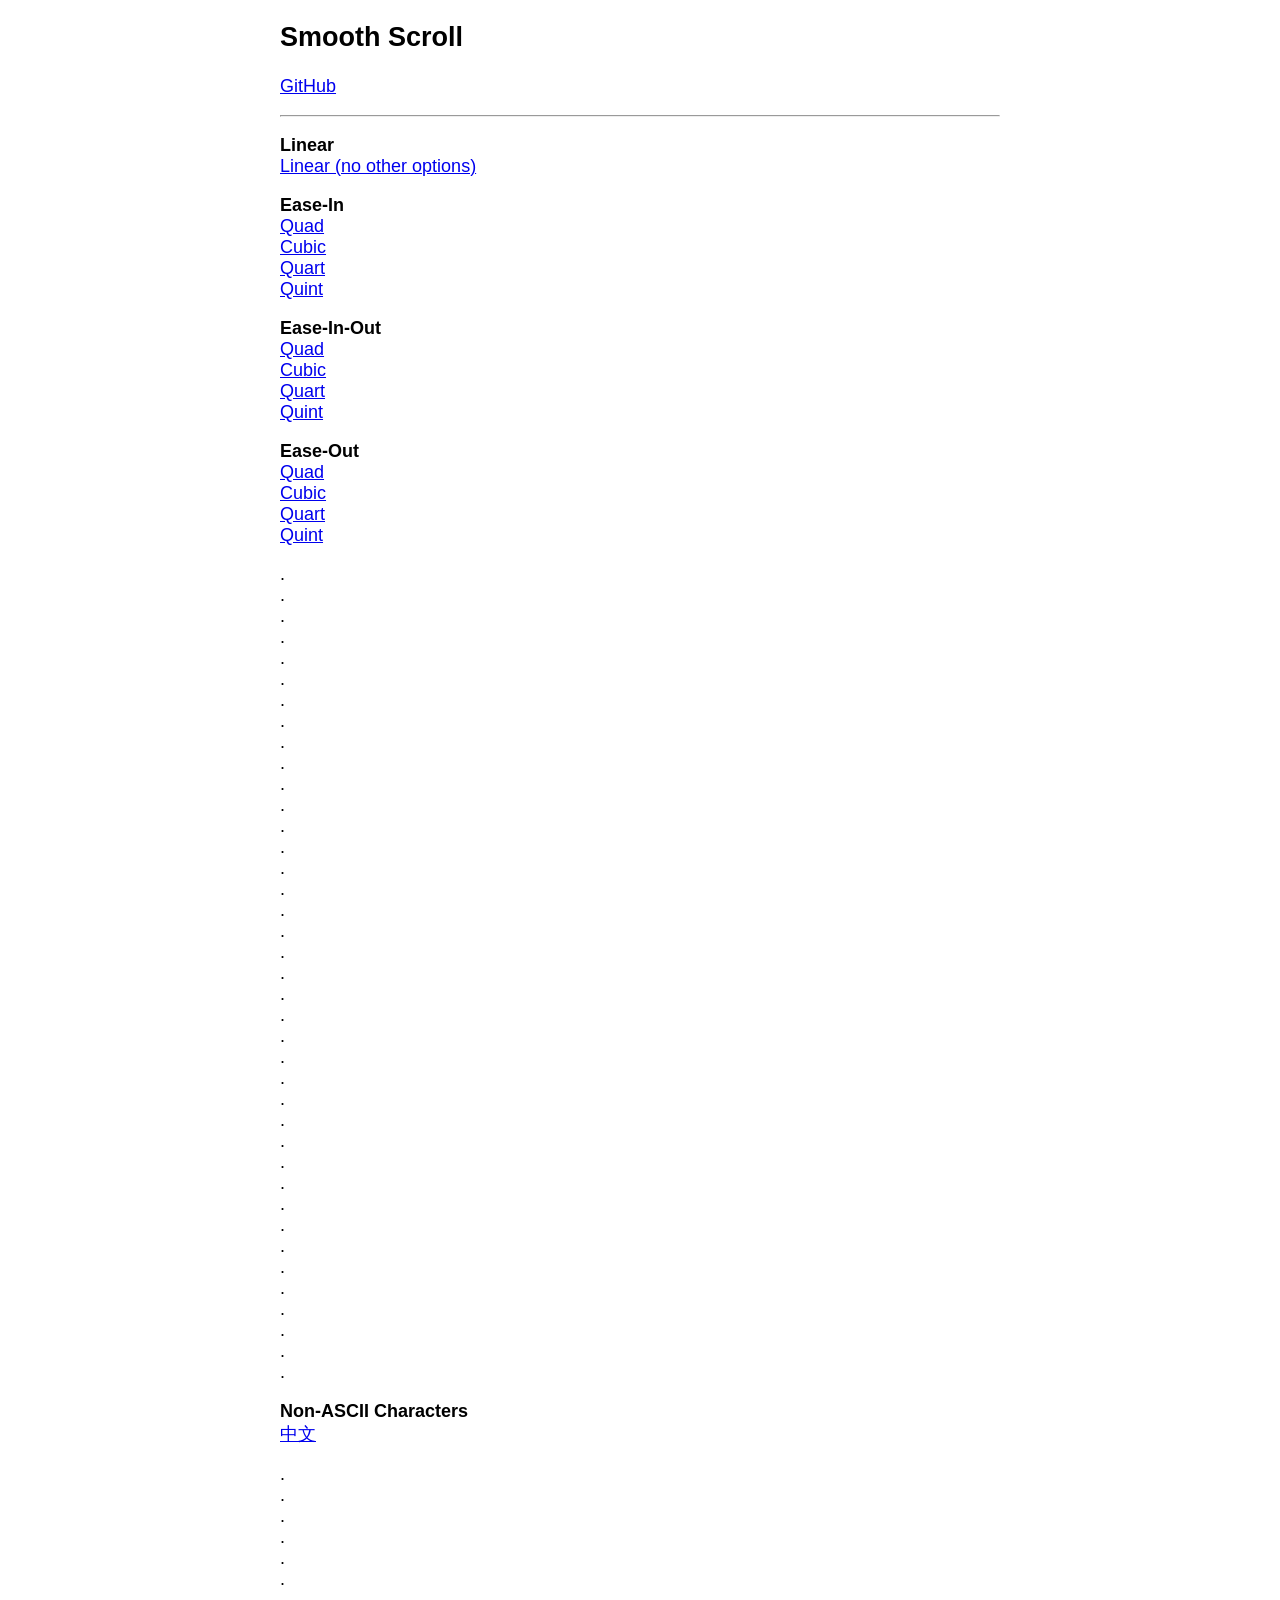
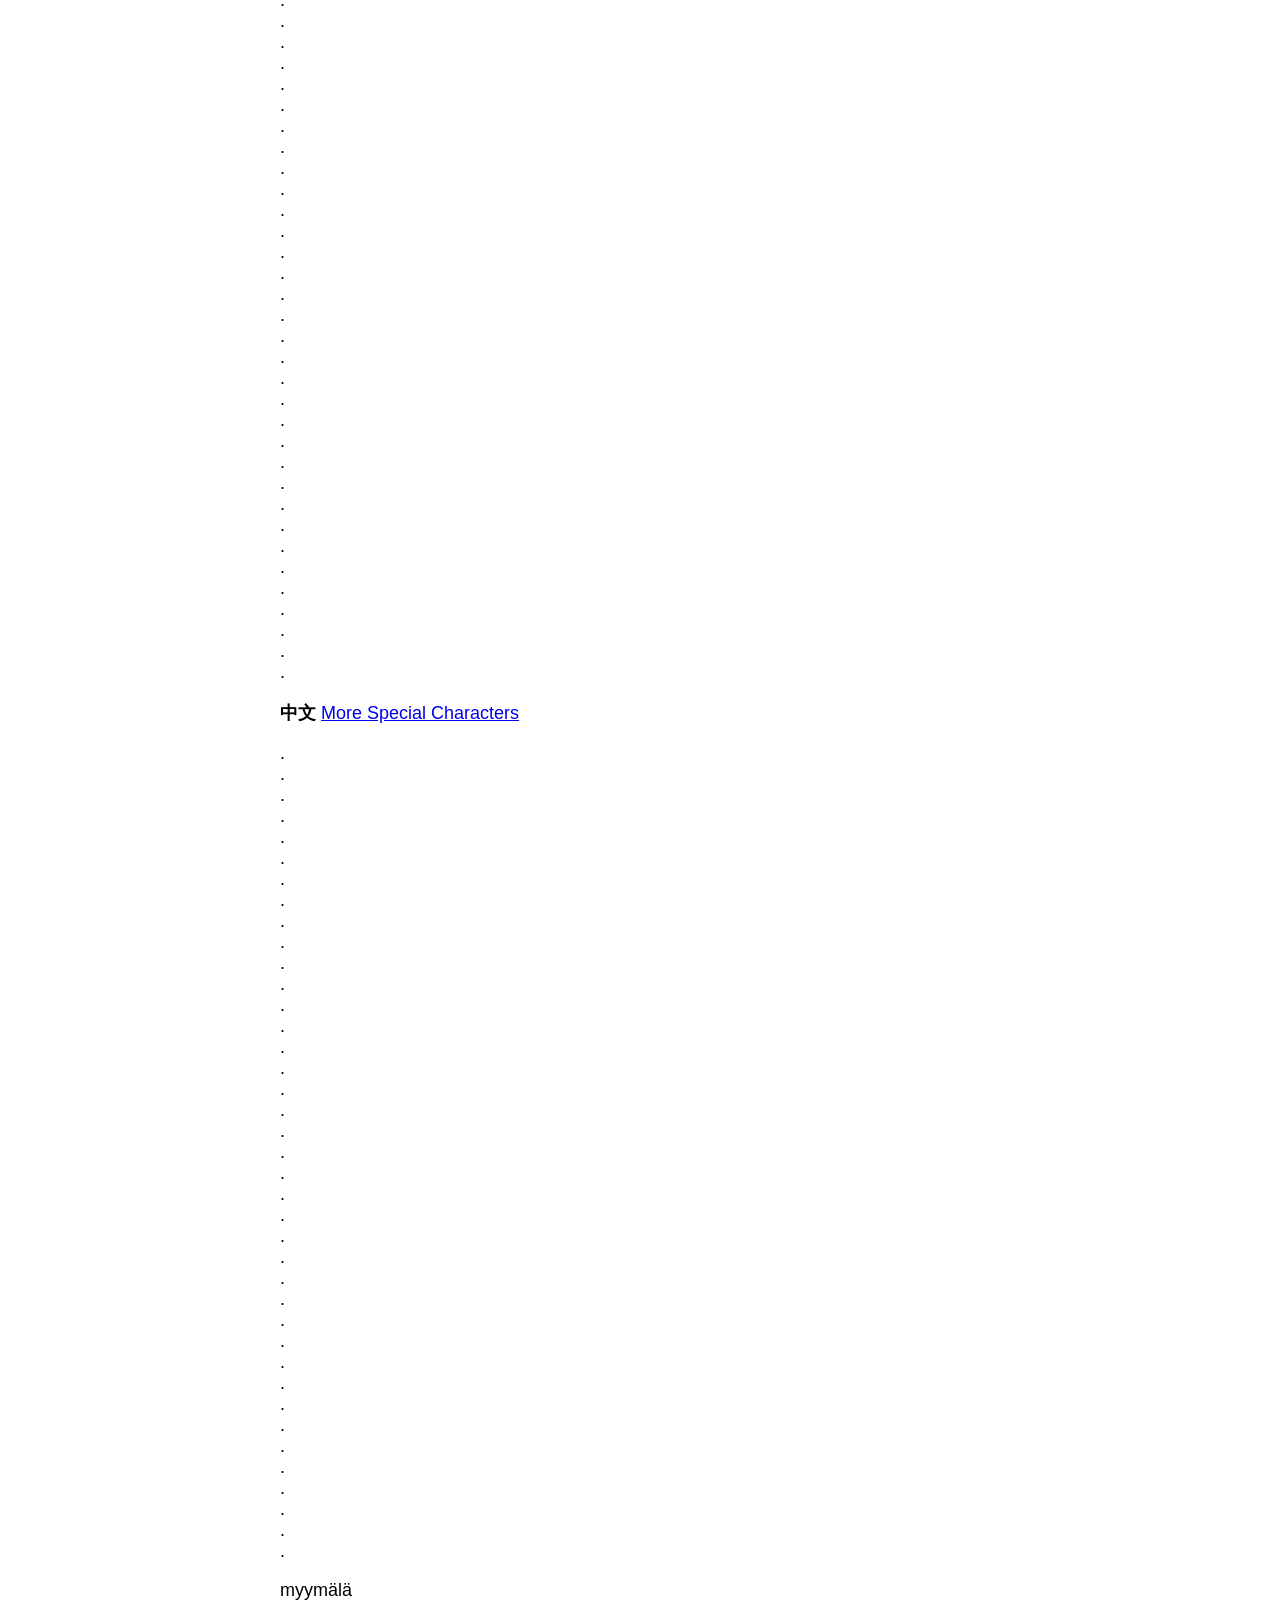
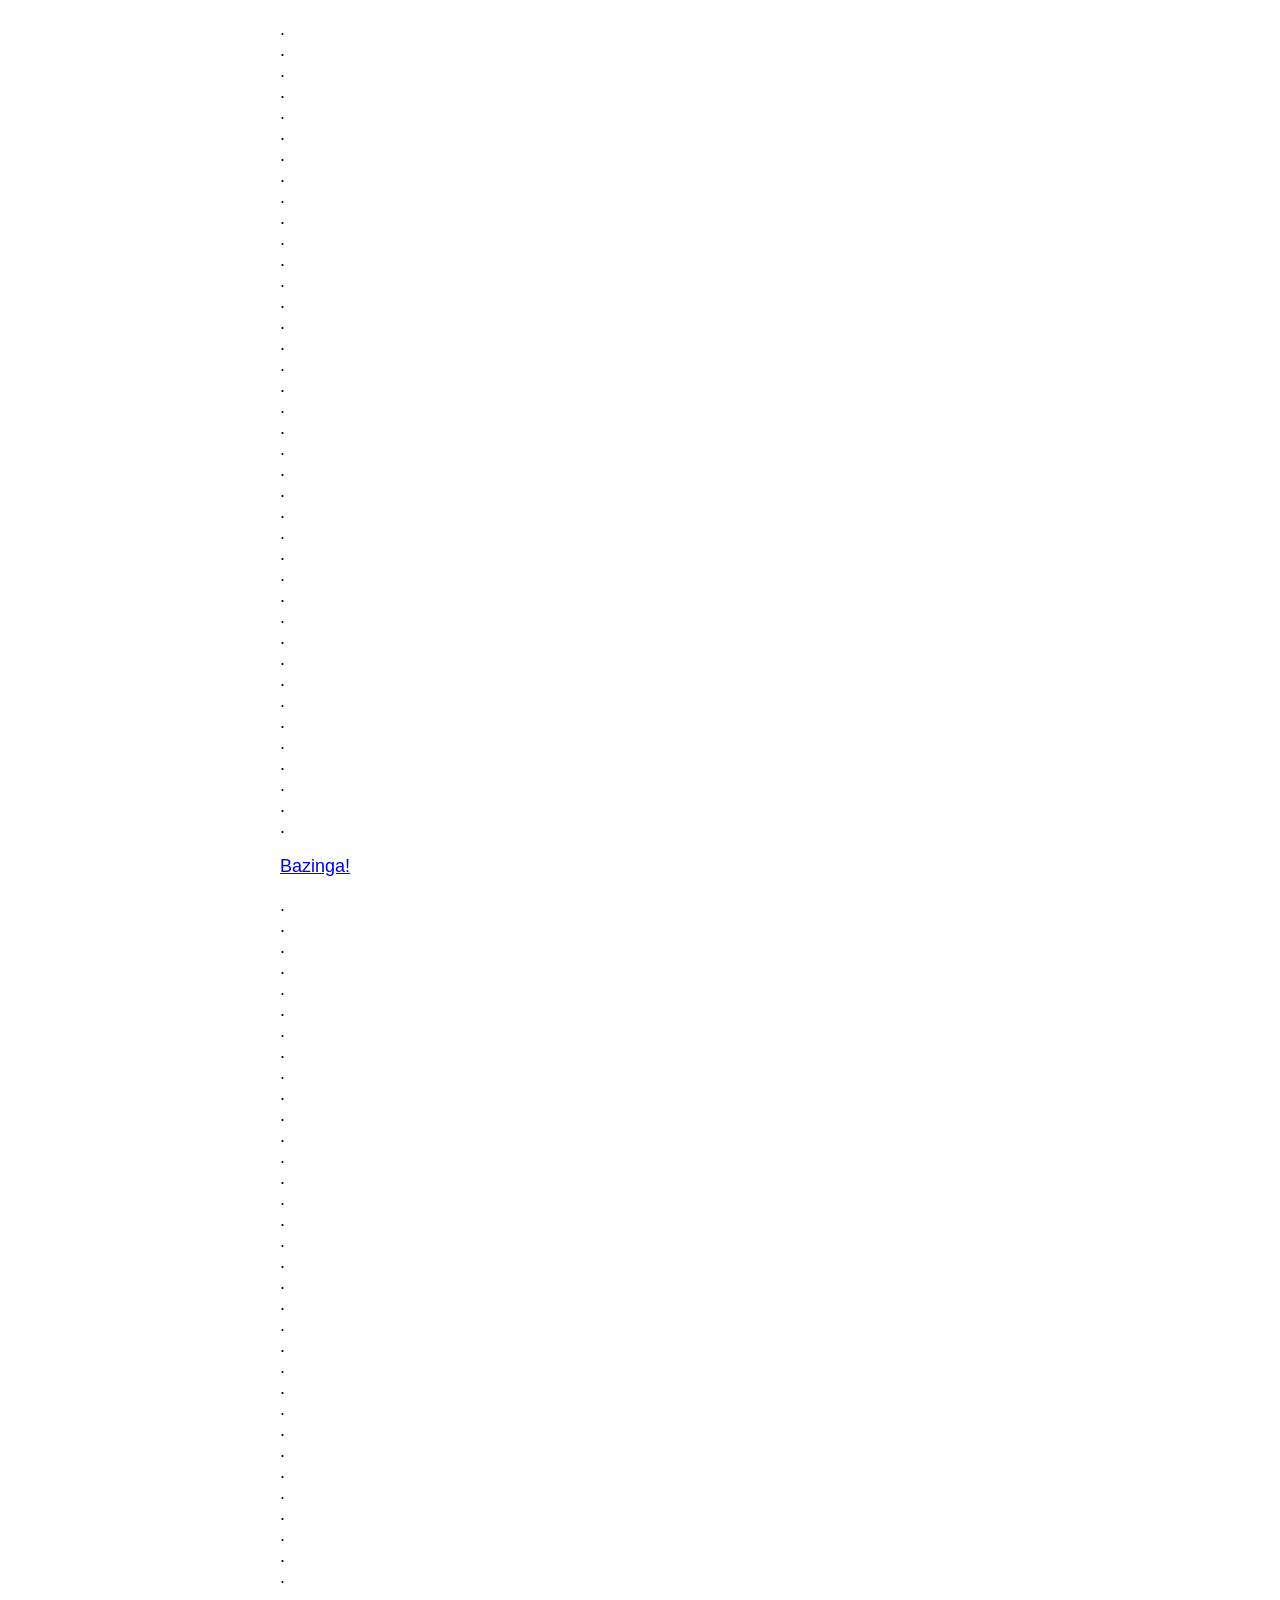
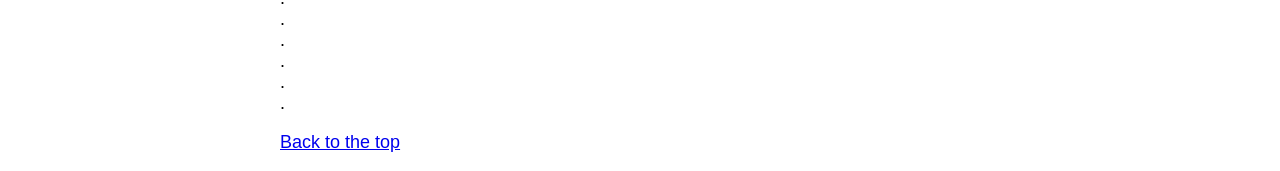
<file: New folder/smooth-scroll-master/index.html>
<!DOCTYPE html>
<html lang="en">

	<head>
		<meta charset="utf-8">
		<title>Smooth Scroll</title>
		<meta name="viewport" content="width=device-width, initial-scale=1.0">

		<!-- stylesheets -->
		<style type="text/css">
			body {
				font-family: -apple-system, BlinkMacSystemFont, "Segoe UI", "Roboto", "Oxygen", "Ubuntu", "Cantarell", "Fira Sans", "Droid Sans", "Helvetica Neue", sans-serif;
				font-size: 112.5%;
				margin-left: auto;
				margin-right: auto;
				max-width: 40em;
				width: 88%;
			}
		</style>
	</head>

	<body>

		<main id="top">

			<nav>
				<h1>Smooth Scroll</h1>
				<p><a href="https://github.com/cferdinandi/smooth-scroll">GitHub</a></p>
				<hr>
			</nav>

			<section>
				<p>
				    <strong>Linear</strong><br>
				    <a data-easing="linear" href="#bazinga">Linear (no other options)</a><br>
				</p>

				<p>
				    <strong>Ease-In</strong><br>
				    <a data-easing="easeInQuad" href="#bazinga">Quad</a><br>
				    <a data-easing="easeInCubic" href="#bazinga">Cubic</a><br>
				    <a data-easing="easeInQuart" href="#bazinga">Quart</a><br>
				    <a data-easing="easeInQuint" href="#bazinga">Quint</a>
				</p>

				<p>
				    <strong>Ease-In-Out</strong><br>
				    <a data-easing="easeInOutQuad" href="#bazinga">Quad</a><br>
				    <a data-easing="easeInOutCubic" href="#bazinga">Cubic</a><br>
				    <a data-easing="easeInOutQuart" href="#bazinga">Quart</a><br>
				    <a data-easing="easeInOutQuint" href="#bazinga">Quint</a>
				</p>

				<p>
				    <strong>Ease-Out</strong><br>
				    <a data-easing="easeOutQuad" href="#bazinga">Quad</a><br>
				    <a data-easing="easeOutCubic" href="#bazinga">Cubic</a><br>
				    <a data-easing="easeOutQuart" href="#bazinga">Quart</a><br>
				    <a data-easing="easeOutQuint" href="#bazinga">Quint</a>
				</p>

				<p>
				    .<br>.<br>.<br>.<br>.<br>.<br>.<br>.<br>.<br>.<br>.<br>.<br>.<br>
				    .<br>.<br>.<br>.<br>.<br>.<br>.<br>.<br>.<br>.<br>.<br>.<br>.<br>
				    .<br>.<br>.<br>.<br>.<br>.<br>.<br>.<br>.<br>.<br>.<br>.<br>.
				</p>

				<p>
				    <strong>Non-ASCII Characters</strong><br>
				    <a href="#中文">中文</a>
				</p>

				<p>
				    .<br>.<br>.<br>.<br>.<br>.<br>.<br>.<br>.<br>.<br>.<br>.<br>.<br>
				    .<br>.<br>.<br>.<br>.<br>.<br>.<br>.<br>.<br>.<br>.<br>.<br>.<br>
				    .<br>.<br>.<br>.<br>.<br>.<br>.<br>.<br>.<br>.<br>.<br>.<br>.
				</p>

				<p id="中文">
					<strong>中文</strong>
					<a href="#myymälä">More Special Characters</a>
				</p>

				<p>
				    .<br>.<br>.<br>.<br>.<br>.<br>.<br>.<br>.<br>.<br>.<br>.<br>.<br>
				    .<br>.<br>.<br>.<br>.<br>.<br>.<br>.<br>.<br>.<br>.<br>.<br>.<br>
				    .<br>.<br>.<br>.<br>.<br>.<br>.<br>.<br>.<br>.<br>.<br>.<br>.
				</p>

				<p id="myymälä">myymälä</p>

				<p>
				    .<br>.<br>.<br>.<br>.<br>.<br>.<br>.<br>.<br>.<br>.<br>.<br>.<br>
				    .<br>.<br>.<br>.<br>.<br>.<br>.<br>.<br>.<br>.<br>.<br>.<br>.<br>
				    .<br>.<br>.<br>.<br>.<br>.<br>.<br>.<br>.<br>.<br>.<br>.<br>.
				</p>

				<p id="bazinga"><a href="#1@#%^-bottom">Bazinga!</a></p>

				<p>
				    .<br>.<br>.<br>.<br>.<br>.<br>.<br>.<br>.<br>.<br>.<br>.<br>.<br>
				    .<br>.<br>.<br>.<br>.<br>.<br>.<br>.<br>.<br>.<br>.<br>.<br>.<br>
				    .<br>.<br>.<br>.<br>.<br>.<br>.<br>.<br>.<br>.<br>.<br>.<br>.
				</p>

				<p id="1@#%^-bottom"><a href="#top">Back to the top</a></p>
			</section>
		</main>

		<!-- Javascript -->
		<script src="dist/smooth-scroll.polyfills.js"></script>
		<script>

			// Instantiate Scrolls
			var scroll = new SmoothScroll('a[href*="#"]:not([data-easing])');

			if (document.querySelector('[data-easing]')) {
				var linear = new SmoothScroll('[data-easing="linear"]', {easing: 'linear'});

				var easeInQuad = new SmoothScroll('[data-easing="easeInQuad"]', {easing: 'easeInQuad'});
				var easeInCubic = new SmoothScroll('[data-easing="easeInCubic"]', {easing: 'easeInCubic'});
				var easeInQuart = new SmoothScroll('[data-easing="easeInQuart"]', {easing: 'easeInQuart'});
				var easeInQuint = new SmoothScroll('[data-easing="easeInQuint"]', {easing: 'easeInQuint'});

				var easeInOutQuad = new SmoothScroll('[data-easing="easeInOutQuad"]', {easing: 'easeInOutQuad'});
				var easeInOutCubic = new SmoothScroll('[data-easing="easeInOutCubic"]', {easing: 'easeInOutCubic'});
				var easeInOutQuart = new SmoothScroll('[data-easing="easeInOutQuart"]', {easing: 'easeInOutQuart'});
				var easeInOutQuint = new SmoothScroll('[data-easing="easeInOutQuint"]', {easing: 'easeInOutQuint'});

				var easeOutQuad = new SmoothScroll('[data-easing="easeOutQuad"]', {easing: 'easeOutQuad'});
				var easeOutCubic = new SmoothScroll('[data-easing="easeOutCubic"]', {easing: 'easeOutCubic'});
				var easeOutQuart = new SmoothScroll('[data-easing="easeOutQuart"]', {easing: 'easeOutQuart'});
				var easeOutQuint = new SmoothScroll('[data-easing="easeOutQuint"]', {easing: 'easeOutQuint'});
			}

			// // Log scroll events
			// var logScrollEvent = function (event) {
			// 	console.log('type:', event.type);
			// 	console.log('anchor:', event.detail.anchor);
			// 	console.log('toggle:', event.detail.toggle);
			// };
			// document.addEventListener('scrollStart', logScrollEvent, false);
			// document.addEventListener('scrollStop', logScrollEvent, false);
			// document.addEventListener('scrollCancel', logScrollEvent, false);
		</script>


	</body>
</html>
</file>
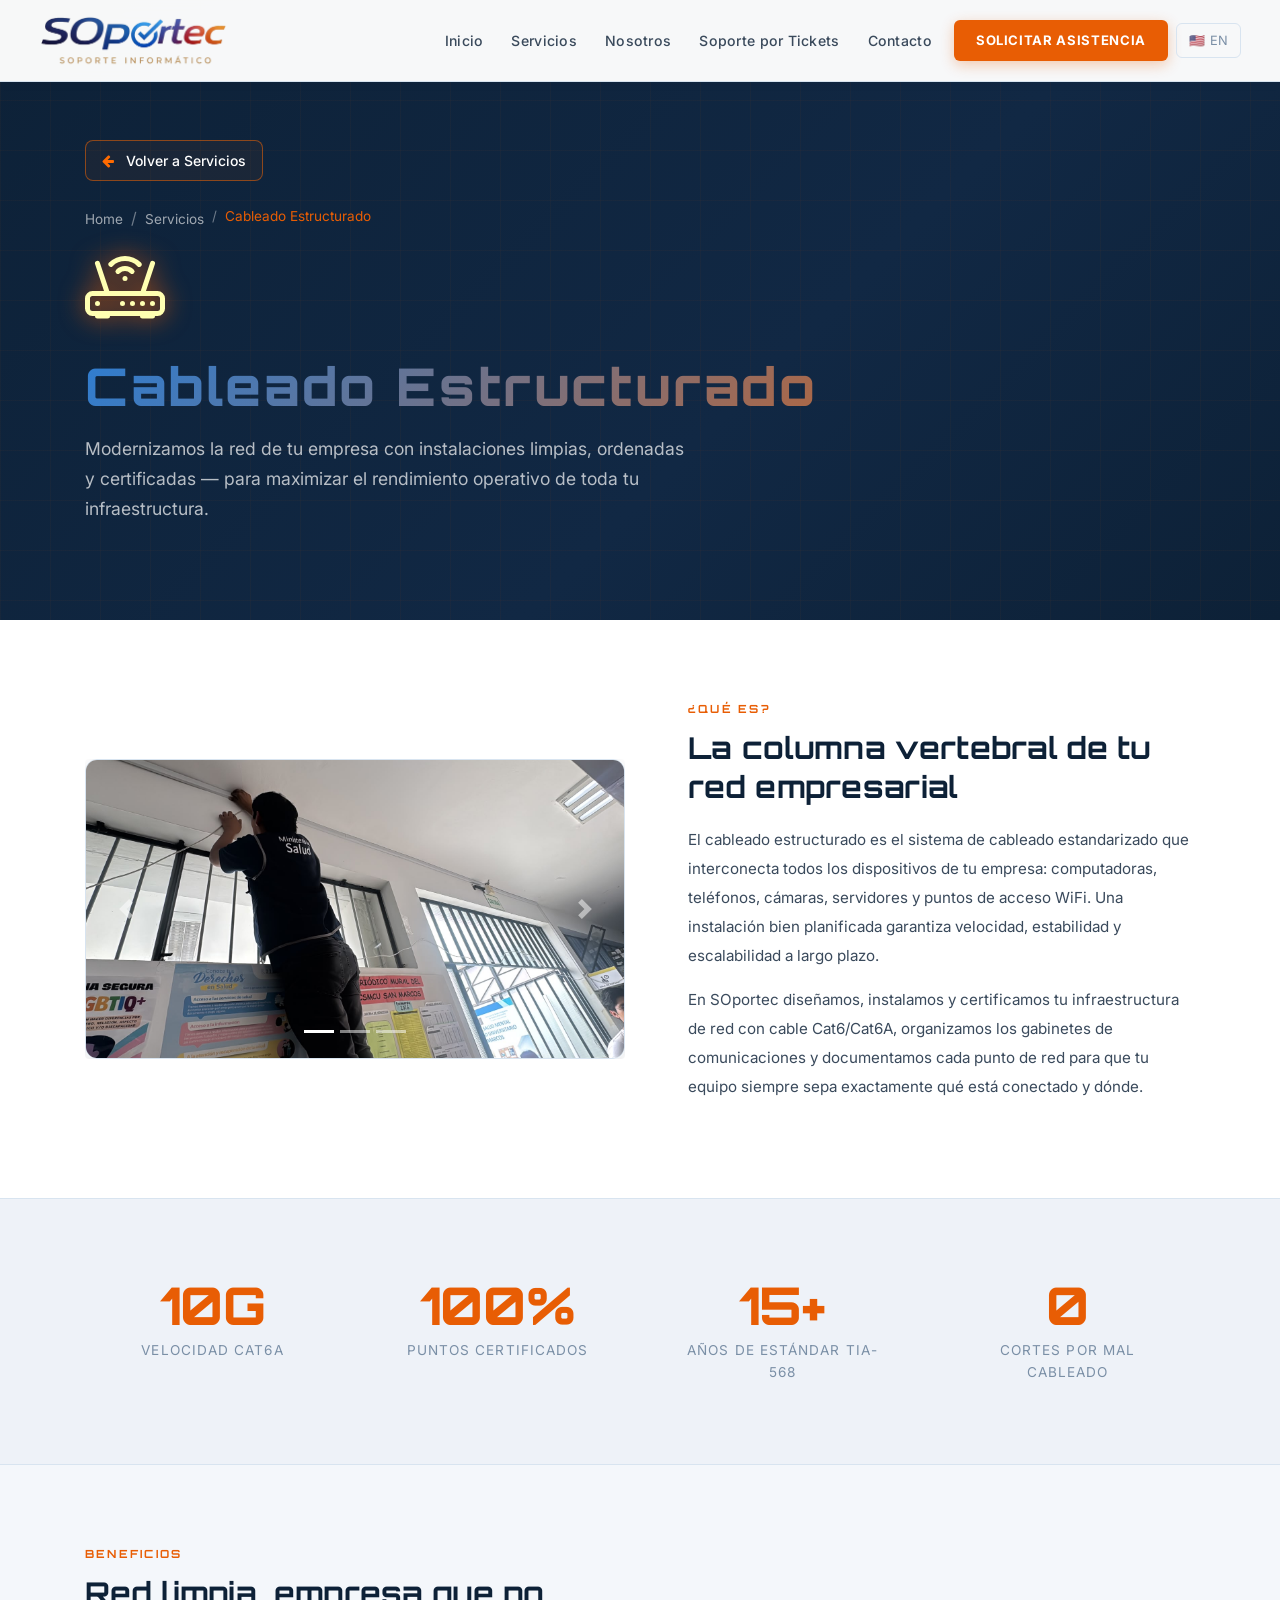
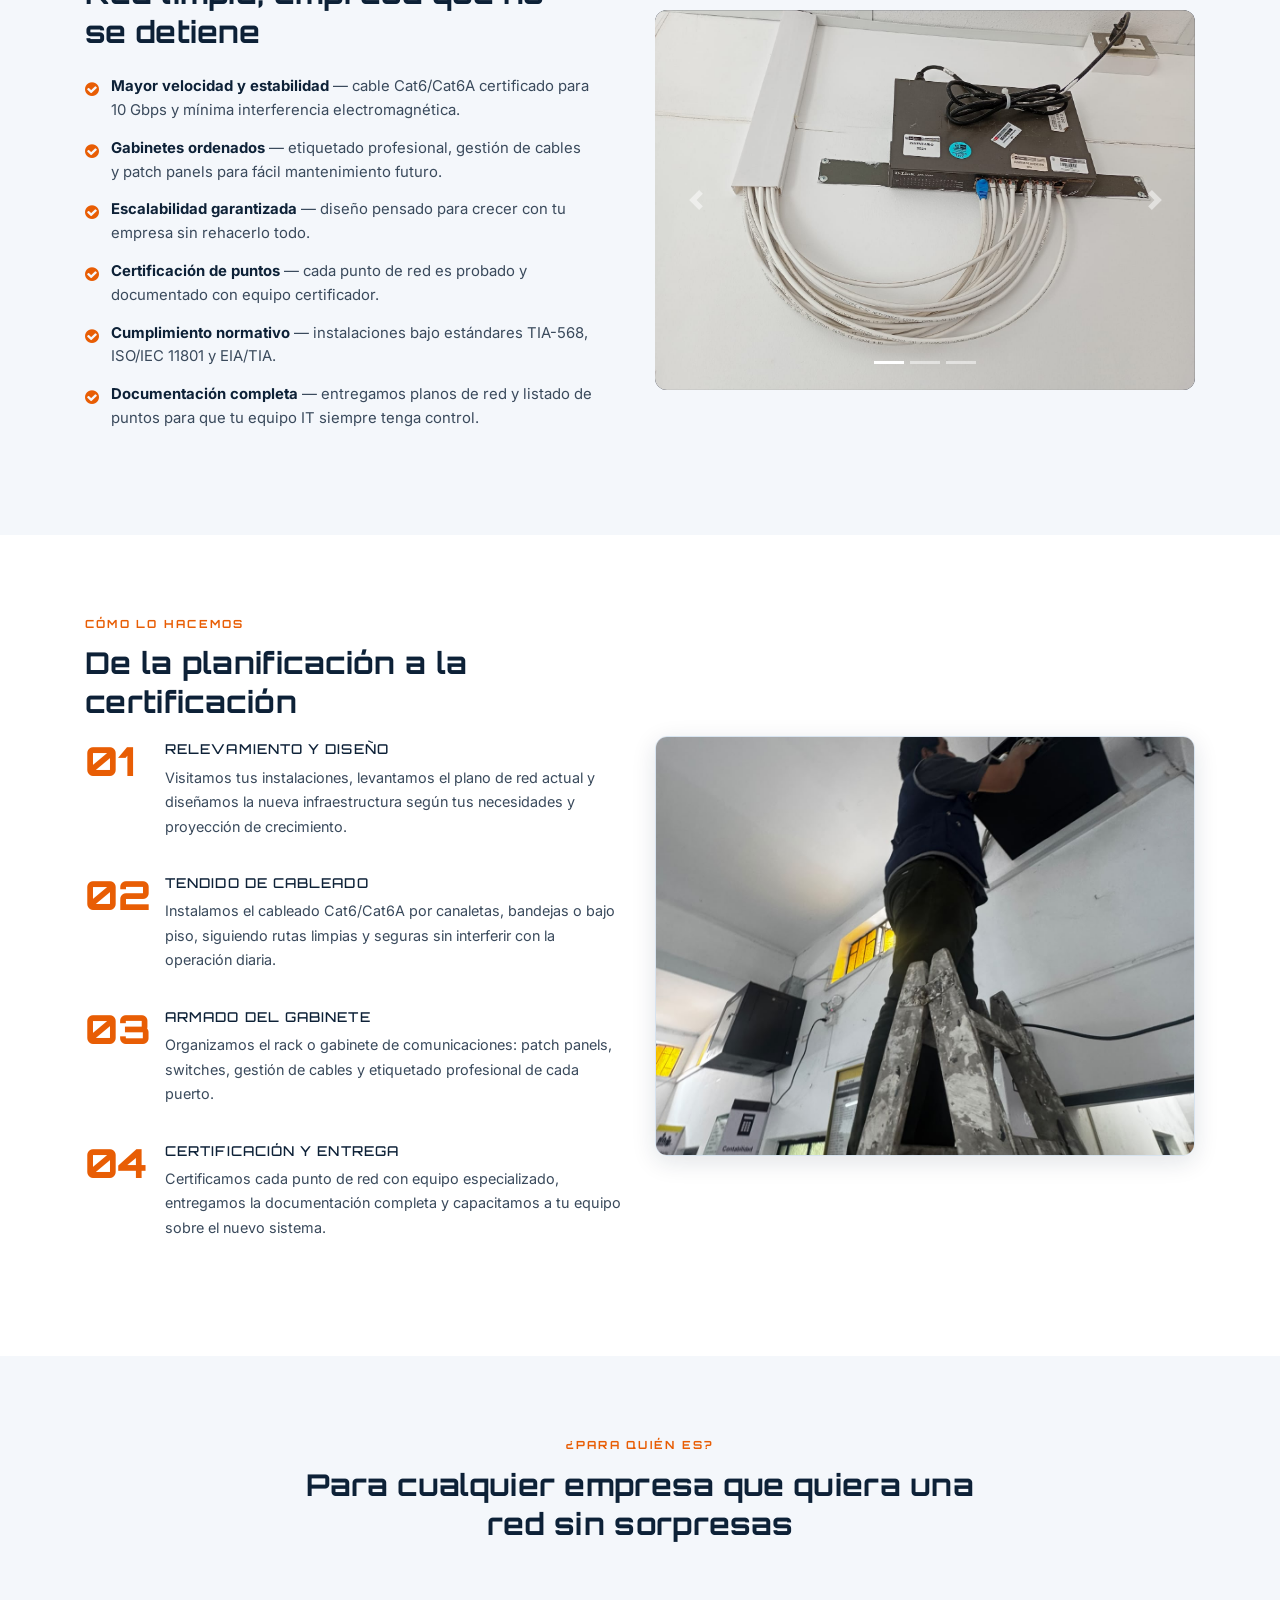
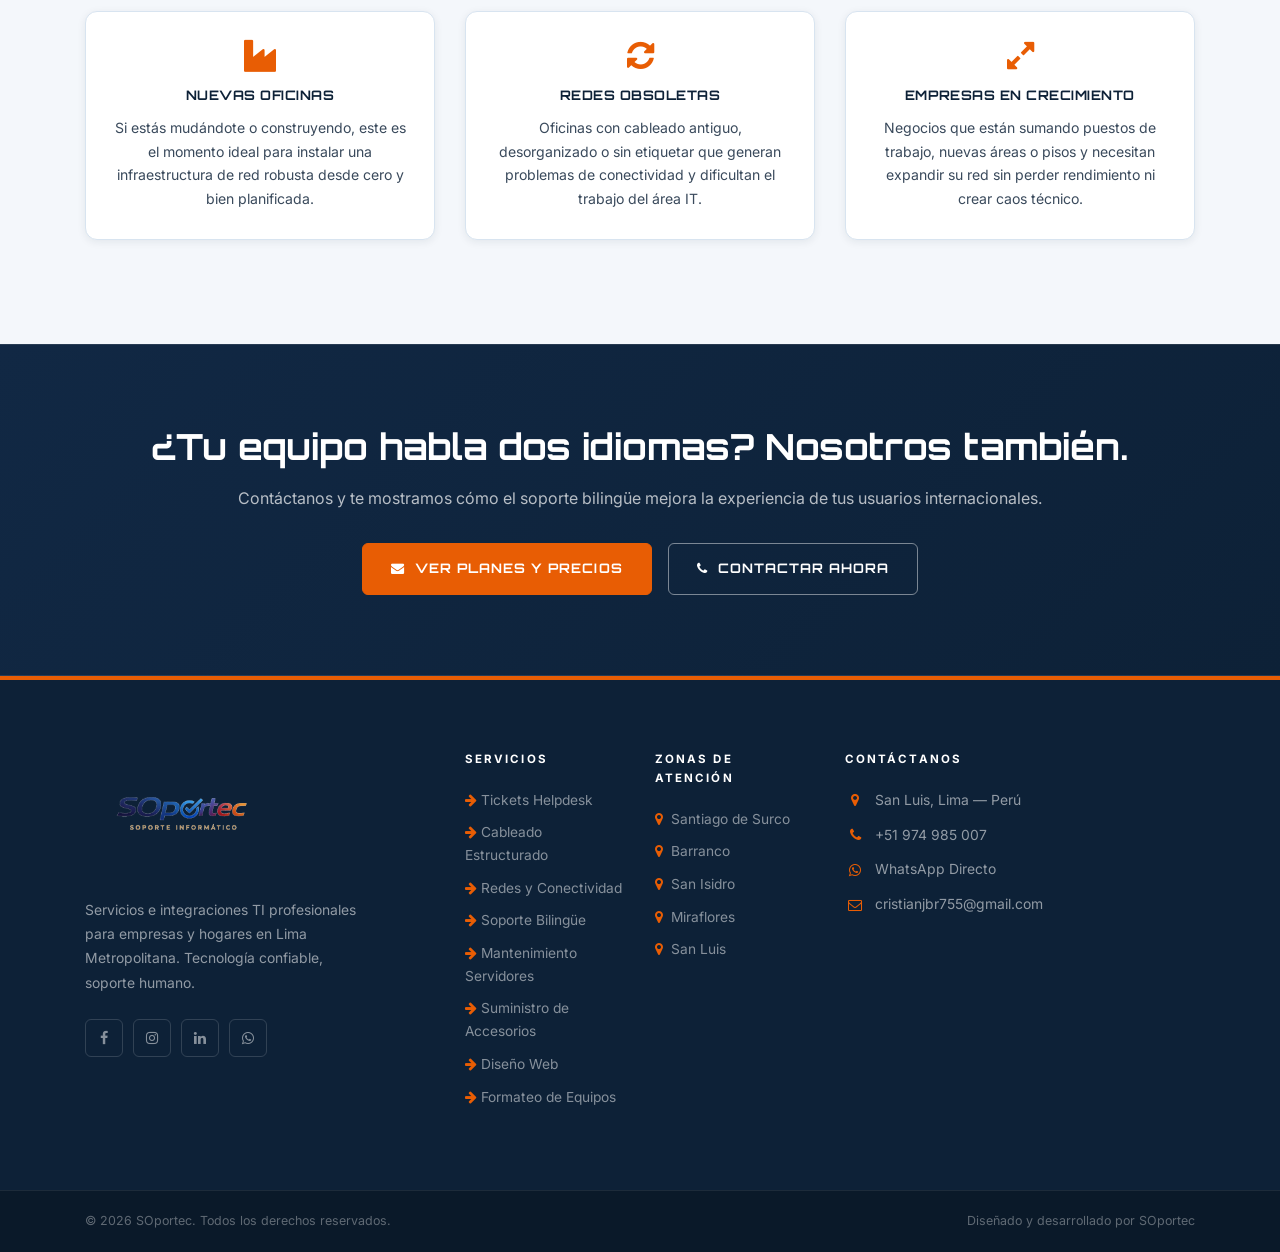
<file: cableado-estructurado.html>
<!DOCTYPE html>
<html lang="es">
<head>
    <meta charset="UTF-8">
    <meta name="viewport" content="width=device-width, initial-scale=1.0">
    <title>Cableado Estructurado — SOportec</title>
    <link rel="preconnect" href="https://fonts.googleapis.com">
    <link rel="preconnect" href="https://fonts.gstatic.com" crossorigin>
    <link href="https://fonts.googleapis.com/css2?family=Orbitron:wght@400;600;800&family=Inter:wght@300;400;600;700&display=swap" rel="stylesheet">
    <link rel="stylesheet" href="https://stackpath.bootstrapcdn.com/bootstrap/4.2.1/css/bootstrap.min.css">
    <link rel="stylesheet" href="https://stackpath.bootstrapcdn.com/font-awesome/4.7.0/css/font-awesome.min.css">
    <link rel="stylesheet" href="style.css">
    <script src="https://code.jquery.com/jquery-3.3.1.slim.min.js"></script>
    <script src="https://stackpath.bootstrapcdn.com/bootstrap/4.2.1/js/bootstrap.min.js"></script>
</head>
<body>
    <!-- NAVBAR -->
    <section id="nav-bar">
    <nav class="navbar navbar-expand-lg navbar-light">
        <div class="container-fluid">
            <a class="navbar-brand" href="index.html">
                <img src="Imagenes/images/Soportec-New-Logo-removebg-preview.png" alt="SOportec Logo">
            </a>
            <button class="navbar-toggler" type="button" data-toggle="collapse" data-target="#navbarNav"
                    aria-controls="navbarNav" aria-expanded="false" aria-label="Toggle navigation">
                <i class="fa fa-bars"></i>
            </button>
            <div class="collapse navbar-collapse" id="navbarNav">
                <ul class="navbar-nav ml-auto align-items-center">
                    <li class="nav-item"><a class="nav-link" href="index.html#top">Inicio</a></li>
                    <li class="nav-item"><a class="nav-link" href="index.html#services">Servicios</a></li>
                    <li class="nav-item"><a class="nav-link" href="index.html#about-us">Nosotros</a></li>
                    <li class="nav-item"><a class="nav-link" href="atencion-tickets.html">Soporte por Tickets</a></li>
                    <li class="nav-item"><a class="nav-link" href="index.html#footer">Contacto</a></li>
                    <li class="nav-item ml-2">
                        <a href="index.html#cotizar" class="btn-nav-cta">Solicitar Asistencia</a>
                    </li>
                    <li class="nav-item ml-2 d-flex align-items-center">
                        <button id="langToggle" onclick="toggleLang()" class="lang-btn">
                            <span id="langFlag">🇺🇸</span> <span id="langLabel">EN</span>
                        </button>
                    </li>
                </ul>
            </div>
        </div>
    </nav>
    </section>

    <!-- HERO -->
    <section class="page-hero">
        <div class="container">
            <!-- CÓDIGO NUEVO -->
<a href="index.html#services" class="btn-back-services mb-4">
    <i class="fa fa-arrow-left mr-2"></i> Volver a Servicios
</a>
            <nav aria-label="breadcrumb">
                <ol class="breadcrumb breadcrumb-tech">
                    <li class="breadcrumb-item"><a href="index.html">Home</a></li>
                    <li class="breadcrumb-item"><a href="index.html#services">Servicios</a></li>
                    <li class="breadcrumb-item active">Cableado Estructurado</li>
                </ol>
            </nav>
            <img src="Imagenes/images/router.svg" class="page-icon" alt="Cableado Estructurado">
            <h1 class="page-title">Cableado Estructurado</h1>
            <p class="page-subtitle">Modernizamos la red de tu empresa con instalaciones limpias, ordenadas y certificadas — para maximizar el rendimiento operativo de toda tu infraestructura.</p>
        </div>
    </section>

    <!-- ¿QUÉ ES? -->
    <section class="content-section">
        <div class="container">
            <div class="row align-items-center">
                <!-- SLIDER DE IMÁGENES -->
<div class="col-md-6 mb-4 mb-md-0">
    <div id="cableadoCarousel" class="carousel slide shadow-lg rounded" data-ride="carousel" data-interval="4000">
        <!-- Indicadores (puntos inferiores) -->
        <ol class="carousel-indicators">
            <li data-target="#cableadoCarousel" data-slide-to="0" class="active"></li>
            <li data-target="#cableadoCarousel" data-slide-to="1"></li>
            <li data-target="#cableadoCarousel" data-slide-to="2"></li>
        </ol>

        <!-- Imágenes del Slider -->
        <div class="carousel-inner rounded">
            <div class="carousel-item active">
                <img src="Imagenes/cableado.jpeg" class="d-block w-100 service-photo" alt="Técnico realizando instalación de cableado">
            </div>
            <div class="carousel-item">
                <img src="Soportec-Imagenes/Laboratorio-PUCP2.jpeg" class="d-block w-100 service-photo" alt="Rack y gabinete de red organizado">
            </div>
            <div class="carousel-item">
                <img src="Soportec-Imagenes/Rack-Ordenamiento1.jpeg" class="d-block w-100 service-photo" alt="Infraestructura de red empresarial">
            </div>
        </div>

        <!-- Flechas de navegación -->
        <a class="carousel-control-prev" href="#cableadoCarousel" role="button" data-slide="prev">
            <span class="carousel-control-prev-icon" aria-hidden="true"></span>
            <span class="sr-only">Anterior</span>
        </a>
        <a class="carousel-control-next" href="#cableadoCarousel" role="button" data-slide="next">
            <span class="carousel-control-next-icon" aria-hidden="true"></span>
            <span class="sr-only">Siguiente</span>
        </a>
    </div>
</div>
                <div class="col-md-6 pl-md-5">
                    <p class="section-label">¿Qué es?</p>
                    <h2 class="section-heading">La columna vertebral de tu red empresarial</h2>
                    <p class="section-text">
                        El cableado estructurado es el sistema de cableado estandarizado que interconecta todos
                        los dispositivos de tu empresa: computadoras, teléfonos, cámaras, servidores y puntos
                        de acceso WiFi. Una instalación bien planificada garantiza velocidad, estabilidad y
                        escalabilidad a largo plazo.
                    </p>
                    <p class="section-text">
                        En SOportec diseñamos, instalamos y certificamos tu infraestructura de red con
                        cable Cat6/Cat6A, organizamos los gabinetes de comunicaciones y documentamos cada
                        punto de red para que tu equipo siempre sepa exactamente qué está conectado y dónde.
                    </p>
                </div>
            </div>
        </div>
    </section>

    <!-- STATS -->
    <div class="stats-row">
        <div class="container">
            <div class="row">
                <div class="col-6 col-md-3">
                    <div class="stat-item">
                        <div class="stat-number">10G</div>
                        <div class="stat-label">Velocidad Cat6A</div>
                    </div>
                </div>
                <div class="col-6 col-md-3">
                    <div class="stat-item">
                        <div class="stat-number">100%</div>
                        <div class="stat-label">Puntos certificados</div>
                    </div>
                </div>
                <div class="col-6 col-md-3">
                    <div class="stat-item">
                        <div class="stat-number">15+</div>
                        <div class="stat-label">Años de estándar TIA-568</div>
                    </div>
                </div>
                <div class="col-6 col-md-3">
                    <div class="stat-item">
                        <div class="stat-number">0</div>
                        <div class="stat-label">Cortes por mal cableado</div>
                    </div>
                </div>
            </div>
        </div>
    </div>

    <!-- BENEFICIOS -->
    <section class="content-section alt">
        <div class="container">
            <div class="row align-items-center">
                <!-- SLIDER 2: BENEFICIOS -->
<div class="col-md-6 order-md-2 mb-4 mb-md-0">
    <div id="beneficiosCarousel" class="carousel slide shadow-lg" data-ride="carousel" data-interval="4000" 
         style="border-radius: 12px; overflow: hidden; background-color: #0f172a; height: 380px;">
        
        <!-- Indicadores -->
        <ol class="carousel-indicators">
            <li data-target="#beneficiosCarousel" data-slide-to="0" class="active"></li>
            <li data-target="#beneficiosCarousel" data-slide-to="1"></li>
            <li data-target="#beneficiosCarousel" data-slide-to="2"></li>
        </ol>

        <!-- Contenedor -->
        <div class="carousel-inner h-100">
            <div class="carousel-item active h-100">
                <img src="Soportec-Imagenes/Switch-Instalacion2.jpeg" 
                     class="d-block w-100 h-100" 
                     alt="Gabinete de red organizado" 
                     style="object-fit: cover;">
            </div>
            <div class="carousel-item h-100">
                <img src="Soportec-Imagenes/Rack-Ordenamiento2.jpeg" 
                     class="d-block w-100 h-100" 
                     alt="Patch panel y conectores de red" 
                     style="object-fit: cover;">
            </div>
            <div class="carousel-item h-100">
                <img src="Imagenes/images/cableado.jpg" 
                     class="d-block w-100 h-100" 
                     alt="Instalación de rack de comunicaciones" 
                     style="object-fit: cover;">
            </div>
        </div>

        <!-- Controles -->
        <a class="carousel-control-prev" href="#beneficiosCarousel" role="button" data-slide="prev">
            <span class="carousel-control-prev-icon" aria-hidden="true"></span>
            <span class="sr-only">Anterior</span>
        </a>
        <a class="carousel-control-next" href="#beneficiosCarousel" role="button" data-slide="next">
            <span class="carousel-control-next-icon" aria-hidden="true"></span>
            <span class="sr-only">Siguiente</span>
        </a>
    </div>
</div>
                <div class="col-md-6 order-md-1 pr-md-5">
                    <p class="section-label">Beneficios</p>
                    <h2 class="section-heading">Red limpia, empresa que no se detiene</h2>
                    <ul class="feature-list">
                        <li>
                            <span class="icon"><i class="fa fa-check-circle"></i></span>
                            <span><strong>Mayor velocidad y estabilidad</strong> — cable Cat6/Cat6A certificado para 10 Gbps y mínima interferencia electromagnética.</span>
                        </li>
                        <li>
                            <span class="icon"><i class="fa fa-check-circle"></i></span>
                            <span><strong>Gabinetes ordenados</strong> — etiquetado profesional, gestión de cables y patch panels para fácil mantenimiento futuro.</span>
                        </li>
                        <li>
                            <span class="icon"><i class="fa fa-check-circle"></i></span>
                            <span><strong>Escalabilidad garantizada</strong> — diseño pensado para crecer con tu empresa sin rehacerlo todo.</span>
                        </li>
                        <li>
                            <span class="icon"><i class="fa fa-check-circle"></i></span>
                            <span><strong>Certificación de puntos</strong> — cada punto de red es probado y documentado con equipo certificador.</span>
                        </li>
                        <li>
                            <span class="icon"><i class="fa fa-check-circle"></i></span>
                            <span><strong>Cumplimiento normativo</strong> — instalaciones bajo estándares TIA-568, ISO/IEC 11801 y EIA/TIA.</span>
                        </li>
                        <li>
                            <span class="icon"><i class="fa fa-check-circle"></i></span>
                            <span><strong>Documentación completa</strong> — entregamos planos de red y listado de puntos para que tu equipo IT siempre tenga control.</span>
                        </li>
                    </ul>
                </div>
            </div>
        </div>
    </section>

    <!-- PROCESO -->
    <section class="content-section">
        <div class="container">
            <div class="row">
                <div class="col-md-6 mb-5 mb-md-0">
                    <p class="section-label">Cómo lo hacemos</p>
                    <h2 class="section-heading">De la planificación a la certificación</h2>
                    <div class="process-step">
                        <div class="step-number">01</div>
                        <div class="step-content">
                            <h5>Relevamiento y diseño</h5>
                            <p>Visitamos tus instalaciones, levantamos el plano de red actual y diseñamos la nueva infraestructura según tus necesidades y proyección de crecimiento.</p>
                        </div>
                    </div>
                    <div class="process-step">
                        <div class="step-number">02</div>
                        <div class="step-content">
                            <h5>Tendido de cableado</h5>
                            <p>Instalamos el cableado Cat6/Cat6A por canaletas, bandejas o bajo piso, siguiendo rutas limpias y seguras sin interferir con la operación diaria.</p>
                        </div>
                    </div>
                    <div class="process-step">
                        <div class="step-number">03</div>
                        <div class="step-content">
                            <h5>Armado del gabinete</h5>
                            <p>Organizamos el rack o gabinete de comunicaciones: patch panels, switches, gestión de cables y etiquetado profesional de cada puerto.</p>
                        </div>
                    </div>
                    <div class="process-step">
                        <div class="step-number">04</div>
                        <div class="step-content">
                            <h5>Certificación y entrega</h5>
                            <p>Certificamos cada punto de red con equipo especializado, entregamos la documentación completa y capacitamos a tu equipo sobre el nuevo sistema.</p>
                        </div>
                    </div>
                </div>
                <div class="col-md-6 d-flex align-items-center">
                    <img src="Soportec-Imagenes/Cris-Ordenamiento-Cables1.jpeg"
                         alt="Técnico realizando tendido de cable ethernet" class="service-photo" style="height: 420px;">
                </div>
            </div>
        </div>
    </section>

    <!-- ¿PARA QUIÉN? -->
    <section class="content-section alt">
        <div class="container">
            <div class="row justify-content-center text-center mb-5">
                <div class="col-md-8">
                    <p class="section-label">¿Para quién es?</p>
                    <h2 class="section-heading">Para cualquier empresa que quiera una red sin sorpresas</h2>
                </div>
            </div>
            <div class="row">
                <div class="col-md-4 mb-4">
                    <div class="services text-center">
                        <i class="fa fa-industry" style="font-size:2rem;color:var(--orange);margin-bottom:16px;display:block;"></i>
                        <h4>Nuevas oficinas</h4>
                        <p>Si estás mudándote o construyendo, este es el momento ideal para instalar una infraestructura de red robusta desde cero y bien planificada.</p>
                    </div>
                </div>
                <div class="col-md-4 mb-4">
                    <div class="services text-center">
                        <i class="fa fa-refresh" style="font-size:2rem;color:var(--orange);margin-bottom:16px;display:block;"></i>
                        <h4>Redes obsoletas</h4>
                        <p>Oficinas con cableado antiguo, desorganizado o sin etiquetar que generan problemas de conectividad y dificultan el trabajo del área IT.</p>
                    </div>
                </div>
                <div class="col-md-4 mb-4">
                    <div class="services text-center">
                        <i class="fa fa-expand" style="font-size:2rem;color:var(--orange);margin-bottom:16px;display:block;"></i>
                        <h4>Empresas en crecimiento</h4>
                        <p>Negocios que están sumando puestos de trabajo, nuevas áreas o pisos y necesitan expandir su red sin perder rendimiento ni crear caos técnico.</p>
                    </div>
                </div>
            </div>
        </div>
    </section>

    <!-- CTA -->
    <section class="cta-section">
        <div class="container">
            <h2>¿Tu equipo habla dos idiomas? Nosotros también.</h2>
            <p>Contáctanos y te mostramos cómo el soporte bilingüe mejora la experiencia de tus usuarios internacionales.</p>
            <div class="d-flex flex-wrap justify-content-center align-items-center" style="gap:16px;">
                <a href="index.html#cotizar" class="btn-inner btn-inner-filled">
                    <i class="fa fa-envelope"></i> VER PLANES Y PRECIOS
                </a>
                <a href="index.html#footer" class="btn-inner btn-inner-outline">
                    <i class="fa fa-phone"></i> CONTACTAR AHORA
                </a>
            </div>
        </div>
    </section>

    <!-- FOOTER -->
    <section id="footer">
        <div class="footer-top">
            <div class="container">
                <div class="row">
                    <!-- Logo + descripción -->
                    <div class="col-lg-4 col-md-6 footer-box mb-4">
                        <img src="Imagenes/images/soportec_logo_sin_fondo_canvas_original.png"
                             alt="SOportec" class="footer-logo">
                        <p class="footer-desc">
                            Servicios e integraciones TI profesionales para empresas y hogares en Lima Metropolitana.
                            Tecnología confiable, soporte humano.
                        </p>
                        <div class="social-links">
                            <a href="#" aria-label="Facebook"  class="social-link"><i class="fa fa-facebook"></i></a>
                            <a href="#" aria-label="Instagram" class="social-link"><i class="fa fa-instagram"></i></a>
                            <a href="#" aria-label="LinkedIn"  class="social-link"><i class="fa fa-linkedin"></i></a>
                            <a href="https://wa.me/51974985007" aria-label="WhatsApp" class="social-link" target="_blank" rel="noopener">
                                <i class="fa fa-whatsapp"></i>
                            </a>
                        </div>
                    </div>

                    <!-- Servicios -->
                    <div class="col-lg-2 col-md-6 footer-box mb-4">
                        <p class="footer-heading">Servicios</p>
                        <ul class="footer-links">
                            <li><i class="fa fa-arrow-right mr-1" style="color:var(--orange)"></i><a href="atencion-tickets.html">Tickets Helpdesk</a></li>
                            <li><i class="fa fa-arrow-right mr-1" style="color:var(--orange)"></i><a href="cableado-estructurado.html">Cableado Estructurado</a></li>
                            <li><i class="fa fa-arrow-right mr-1" style="color:var(--orange)"></i><a href="redes-conectividad.html">Redes y Conectividad</a></li>
                            <li><i class="fa fa-arrow-right mr-1" style="color:var(--orange)"></i><a href="index.html#services">Soporte Bilingüe</a></li>
                            <li><i class="fa fa-arrow-right mr-1" style="color:var(--orange)"></i><a href="index.html#services">Mantenimiento Servidores</a></li>
                            <li><i class="fa fa-arrow-right mr-1" style="color:var(--orange)"></i><a href="suministro-accesorios.html">Suministro de Accesorios</a></li>
                            <li><i class="fa fa-arrow-right mr-1" style="color:var(--orange)"></i><a href="disenio-web.html">Diseño Web</a></li>
                            <li><i class="fa fa-arrow-right mr-1" style="color:var(--orange)"></i><a href="formateo-equipos.html">Formateo de Equipos</a></li>
                        </ul>
                    </div>

                    <!-- Zonas -->
                    <div class="col-lg-2 col-md-6 footer-box mb-4">
                        <p class="footer-heading">Zonas de Atención</p>
                        <ul class="footer-links">
                            <li><i class="fa fa-map-marker mr-1" style="color:var(--orange)"></i> Santiago de Surco</li>
                            <li><i class="fa fa-map-marker mr-1" style="color:var(--orange)"></i> Barranco</li>
                            <li><i class="fa fa-map-marker mr-1" style="color:var(--orange)"></i> San Isidro</li>
                            <li><i class="fa fa-map-marker mr-1" style="color:var(--orange)"></i> Miraflores</li>
                            <li><i class="fa fa-map-marker mr-1" style="color:var(--orange)"></i> San Luis</li>
                        </ul>
                    </div>

                    <!-- Contacto -->
                    <div class="col-lg-4 col-md-6 footer-box mb-4">
                        <p class="footer-heading">Contáctanos</p>
                        <div class="contact-info-list">
                            <div class="contact-item">
                                <i class="fa fa-map-marker"></i>
                                <span>San Luis, Lima — Perú</span>
                            </div>
                            <div class="contact-item">
                                <i class="fa fa-phone"></i>
                                <a href="tel:+51974985007">+51 974 985 007</a>
                            </div>
                            <div class="contact-item">
                                <i class="fa fa-whatsapp"></i>
                                <a href="https://wa.me/51974985007" target="_blank" rel="noopener">
                                    WhatsApp Directo
                                </a>
                            </div>
                            <div class="contact-item">
                                <i class="fa fa-envelope-o"></i>
                                <a href="mailto:cristianjbr755@gmail.com">cristianjbr755@gmail.com</a>
                            </div>
                        </div>
                    </div>
                </div>
            </div>
        </div>

        <!-- Footer bottom -->
        <div class="footer-bottom">
            <div class="container">
                <div class="d-flex flex-wrap justify-content-between align-items-center">
                    <p class="copyright mb-0">© 2026 SOportec. Todos los derechos reservados.</p>
                    <p class="copyright mb-0">Diseñado y desarrollado por SOportec</p>
                </div>
            </div>
        </div>
    </section>

<!-- Scroll To Top -->
<a href="#" id="scrollTop" aria-label="Volver arriba"><i class="fa fa-chevron-up"></i></a>

<!-- Google Translate (oculto) -->
<div id="google_translate_element" style="display:none;"></div>

<script src="script.js"></script>

<!-- Google Translate API -->
<script type="text/javascript">
function googleTranslateElementInit() {
    try {
        new google.translate.TranslateElement({
            pageLanguage: 'es',
            includedLanguages: 'en,es',
            autoDisplay: false
        }, 'google_translate_element');
        console.log('Google Translate inicializado');
    } catch (e) {
        console.error('Error al inicializar Google Translate:', e);
    }
}
</script>
<script type="text/javascript" src="https://translate.google.com/translate_a/element.js?cb=googleTranslateElementInit" async></script>

</body>
</html>
</file>
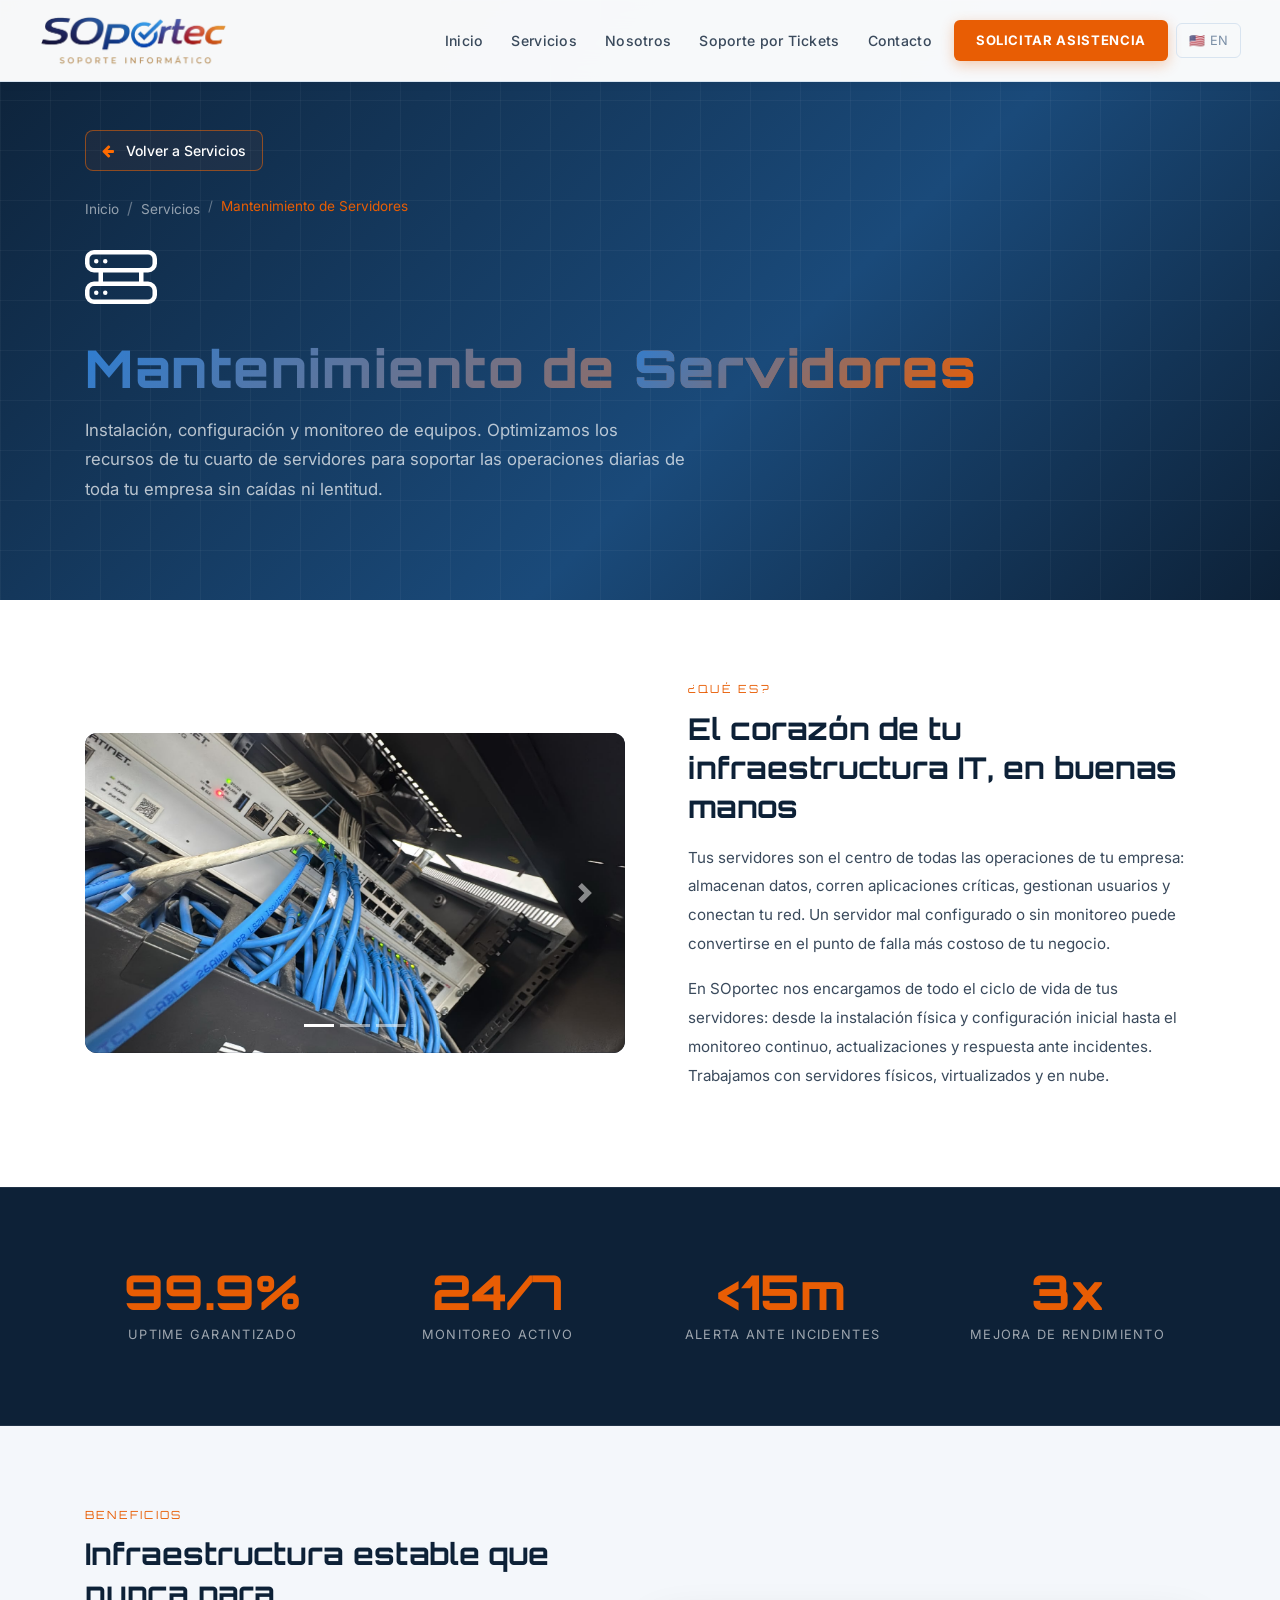
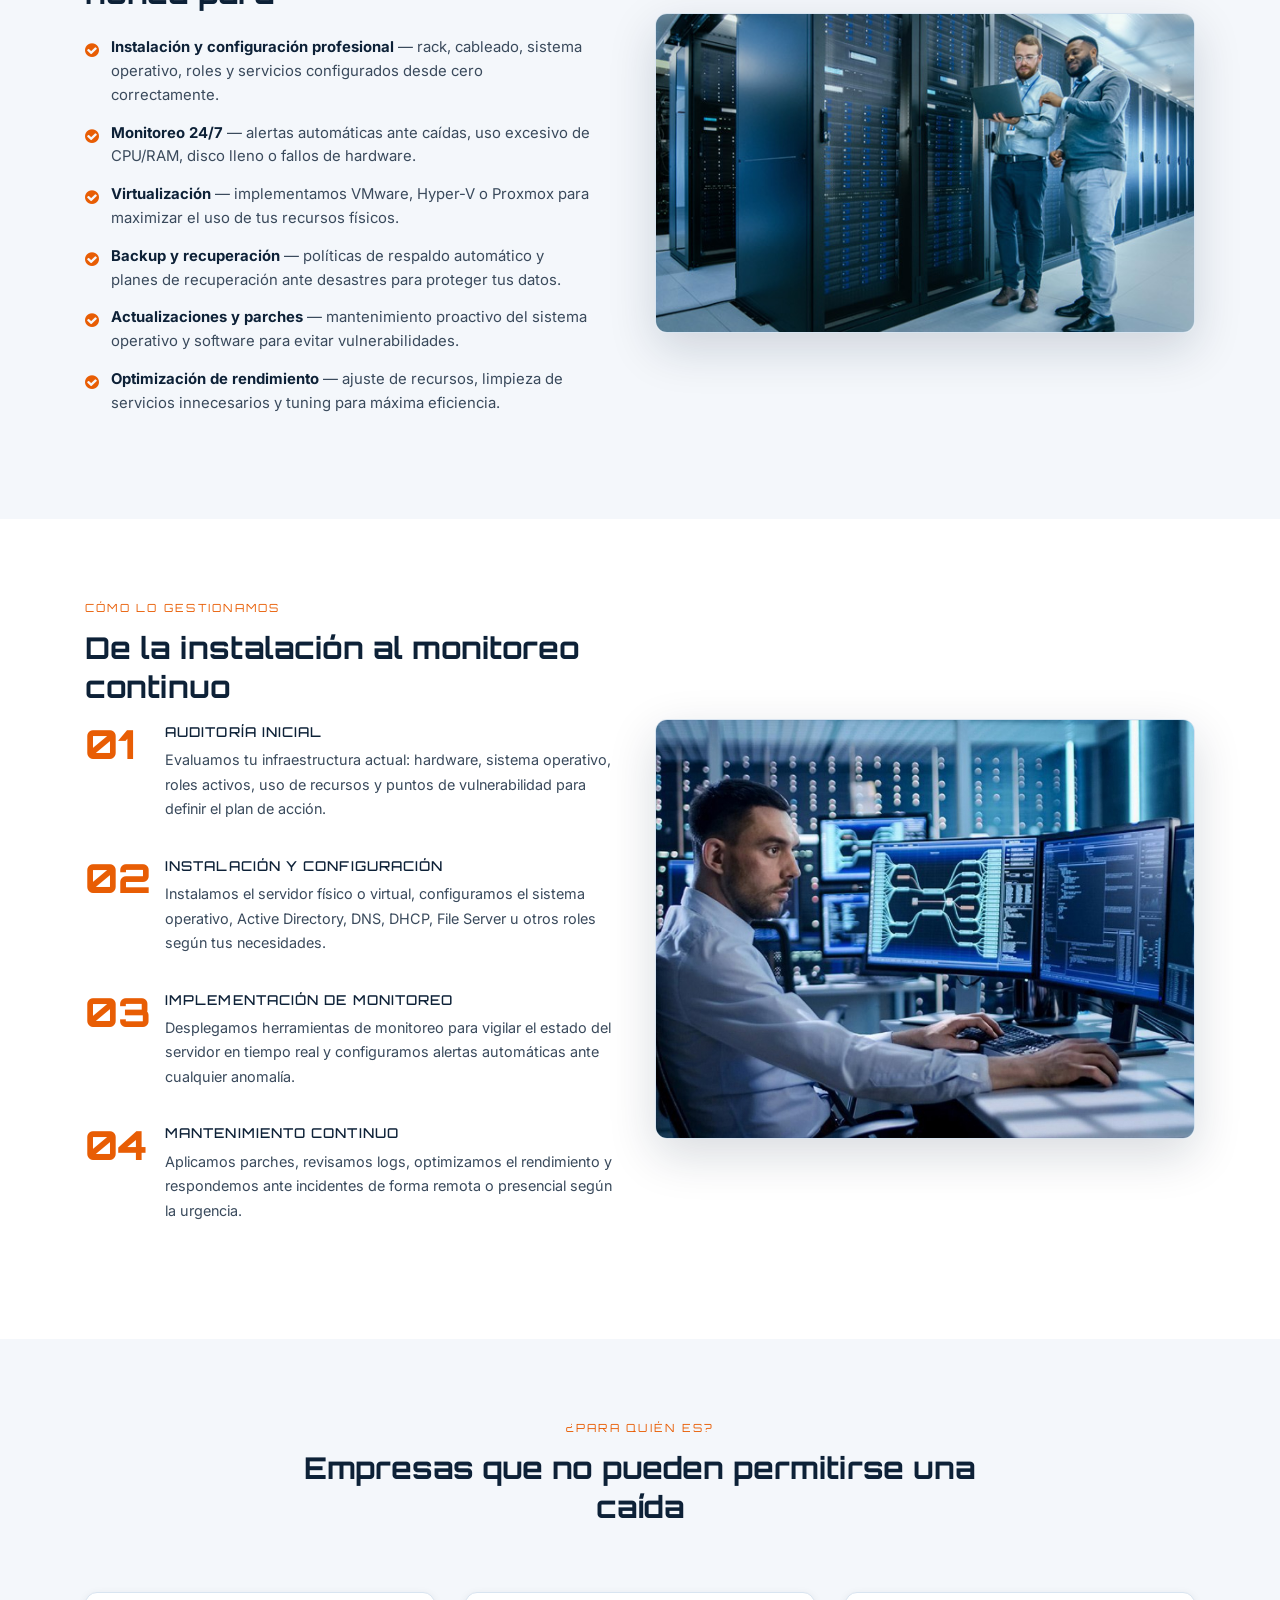
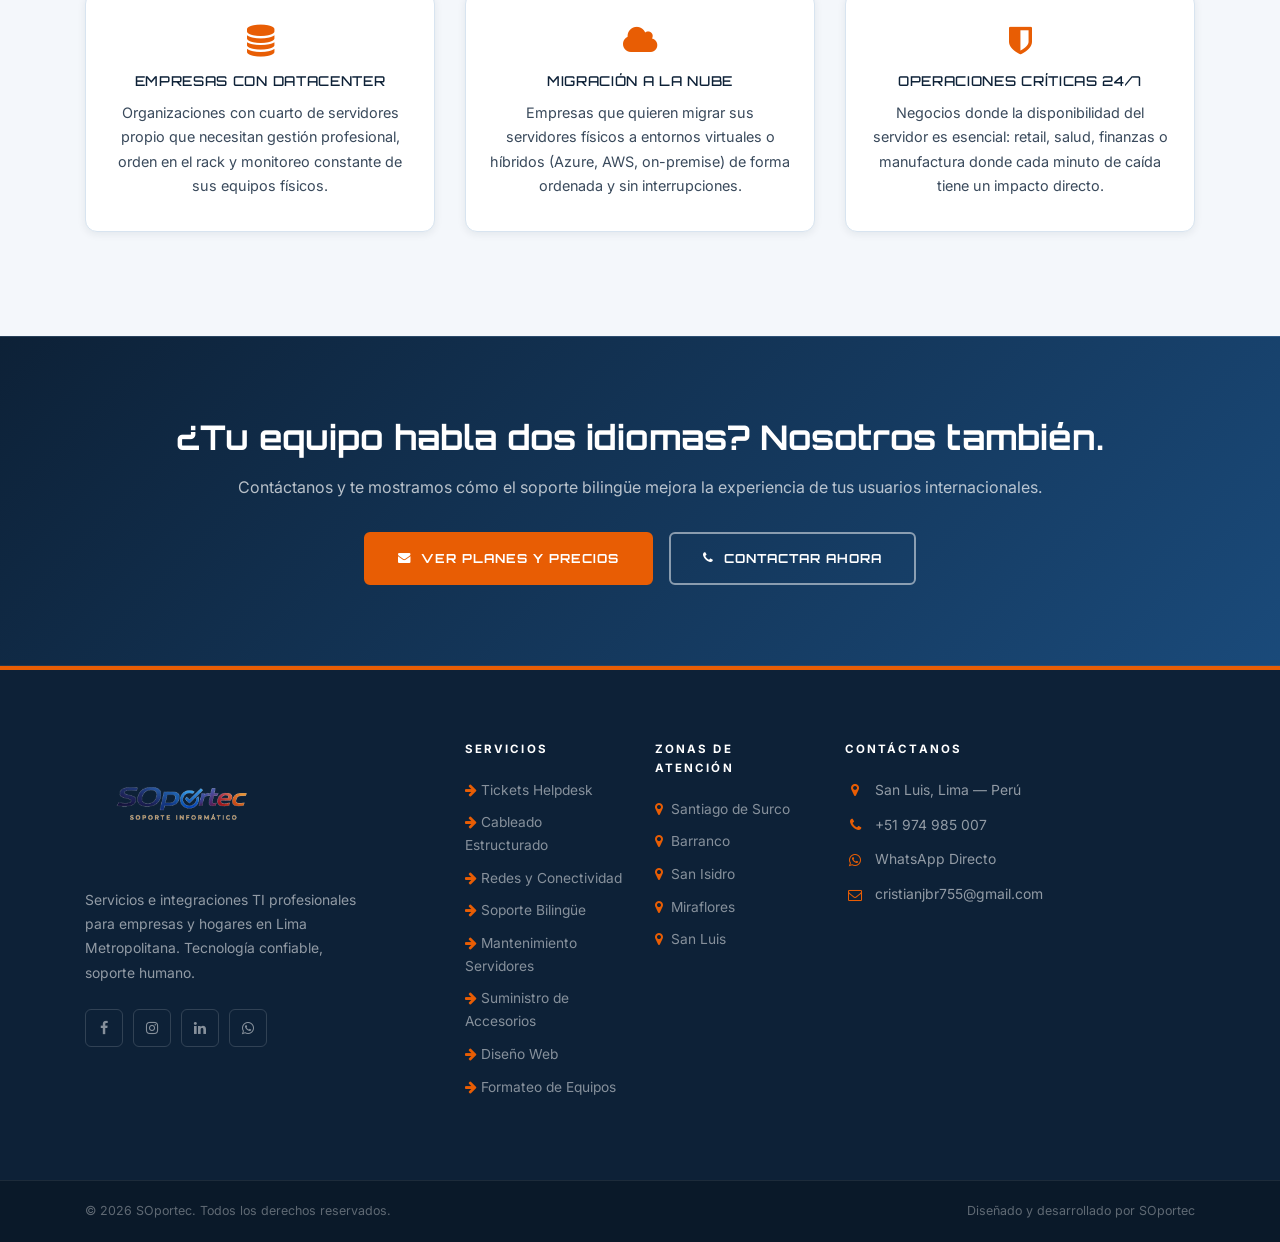
<file: servidores.html>
<!DOCTYPE html>
<html lang="es">
<head>
    <meta charset="UTF-8">
    <meta name="viewport" content="width=device-width, initial-scale=1.0">
    <meta name="description" content="Mantenimiento de Servidores — SOportec. Instalación, configuración y monitoreo 24/7 de infraestructura crítica en Lima.">
    <title>Mantenimiento de Servidores — SOportec</title>

    <!-- Fuentes -->
    <link rel="preconnect" href="https://fonts.googleapis.com">
    <link rel="preconnect" href="https://fonts.gstatic.com" crossorigin>
    <link href="https://fonts.googleapis.com/css2?family=Orbitron:wght@400;600;800&family=Inter:wght@300;400;600;700&display=swap" rel="stylesheet">

    <!-- Bootstrap 4 -->
    <link rel="stylesheet" href="https://stackpath.bootstrapcdn.com/bootstrap/4.2.1/css/bootstrap.min.css">
    <!-- Font Awesome 4 -->
    <link rel="stylesheet" href="https://stackpath.bootstrapcdn.com/font-awesome/4.7.0/css/font-awesome.min.css">
    <!-- Estilos propios (paleta corporativa) -->
    <link rel="stylesheet" href="style.css">

    <!-- jQuery + Bootstrap JS -->
    <script src="https://code.jquery.com/jquery-3.3.1.slim.min.js"></script>
    <script src="https://stackpath.bootstrapcdn.com/bootstrap/4.2.1/js/bootstrap.min.js"></script>

    <style>
        /* ── Hero de página interna ─────────────────────────────── */
        .page-hero {
            background: linear-gradient(135deg, var(--blue-primary) 0%, var(--blue-mid) 60%, var(--blue-primary) 100%);
            padding: 130px 0 80px;
            position: relative;
            overflow: hidden;
        }
        .page-hero::before {
            content: '';
            position: absolute;
            inset: 0;
            background-image:
                linear-gradient(rgba(255,255,255,0.04) 1px, transparent 1px),
                linear-gradient(90deg, rgba(255,255,255,0.04) 1px, transparent 1px);
            background-size: 50px 50px;
            animation: gridMove 20s linear infinite;
            pointer-events: none;
        }
        @keyframes gridMove {
            0%   { background-position: 0 0; }
            100% { background-position: 50px 50px; }
        }
        .page-hero .container { position: relative; z-index: 2; }

        /* Breadcrumb */
        .breadcrumb-tech { background: transparent; padding: 0; margin-bottom: 20px; }
        .breadcrumb-tech .breadcrumb-item a { color: rgba(255,255,255,0.55); font-size: 0.85rem; transition: color 0.3s; }
        .breadcrumb-tech .breadcrumb-item a:hover { color: var(--orange); }
        .breadcrumb-tech .breadcrumb-item.active { color: var(--orange); font-size: 0.85rem; }
        .breadcrumb-tech .breadcrumb-item + .breadcrumb-item::before { color: rgba(255,255,255,0.35); }

        /* Títulos hero */
        .page-title {
            font-family: var(--font-display);
            font-size: clamp(28px, 5vw, 52px);
            font-weight: 800;
            color: #fff;
            margin-bottom: 16px;
            letter-spacing: 0.03em;
        }
        .page-title span {
            background: linear-gradient(135deg, var(--blue-light) 0%, var(--orange) 100%);
            -webkit-background-clip: text;
            -webkit-text-fill-color: transparent;
            background-clip: text;
        }
        .page-subtitle {
            color: rgba(255,255,255,0.7);
            font-size: 1.05rem;
            max-width: 600px;
            line-height: 1.75;
        }
        .page-icon {
            width: 72px;
            filter: brightness(0) invert(1);
            margin-bottom: 24px;
        }
        .back-link {
            display: inline-flex;
            align-items: center;
            gap: 8px;
            color: rgba(255,255,255,0.55);
            font-size: 0.85rem;
            text-decoration: none;
            transition: color 0.3s;
            margin-bottom: 28px;
        }
        .back-link:hover { color: var(--orange); text-decoration: none; }

        /* ── Secciones de contenido ─────────────────────────────── */
        .content-section { padding: 80px 0; background: var(--bg-white); }
        .content-section.alt { background: var(--bg-light); }

        .service-photo {
            border-radius: var(--radius-md);
            box-shadow: var(--shadow-lg);
            width: 100%;
            object-fit: cover;
            height: 320px;
            transition: transform 0.4s ease, box-shadow 0.4s ease;
        }
        .service-photo:hover {
            transform: scale(1.02);
            box-shadow: 0 20px 60px rgba(13,33,55,0.2);
        }

        /* Labels / headings internos */
        .inner-label {
            font-family: var(--font-display);
            font-size: 0.7rem;
            letter-spacing: 0.2em;
            text-transform: uppercase;
            color: var(--orange);
            margin-bottom: 10px;
        }
        .inner-heading {
            font-family: var(--font-display);
            font-size: clamp(20px, 3vw, 30px);
            font-weight: 700;
            color: var(--text-dark);
            margin-bottom: 18px;
            line-height: 1.3;
        }
        .inner-text {
            color: var(--text-body);
            font-size: 0.95rem;
            line-height: 1.9;
            margin-bottom: 16px;
        }

        /* Lista de características */
        .feature-list { list-style: none; padding: 0; margin: 24px 0; }
        .feature-list li {
            display: flex;
            align-items: flex-start;
            gap: 12px;
            color: var(--text-body);
            font-size: 0.93rem;
            margin-bottom: 14px;
            line-height: 1.6;
        }
        .feature-list li .icon {
            color: var(--orange);
            font-size: 1rem;
            margin-top: 2px;
            flex-shrink: 0;
        }

        /* Stats row */
        .stats-row {
            padding: 60px 0;
            background: var(--blue-primary);
            border-top: 1px solid rgba(255,255,255,0.08);
            border-bottom: 1px solid rgba(255,255,255,0.08);
        }
        .stat-item { text-align: center; padding: 20px; }
        .stat-number {
            font-family: var(--font-display);
            font-size: clamp(30px, 5vw, 48px);
            font-weight: 800;
            color: var(--orange);
            line-height: 1;
            margin-bottom: 8px;
        }
        .stat-label {
            color: rgba(255,255,255,0.6);
            font-size: 0.8rem;
            letter-spacing: 0.1em;
            text-transform: uppercase;
        }

        /* Cards "para quién" */
        .audience-card {
            background: var(--bg-white);
            border: 1px solid var(--border);
            border-radius: var(--radius-md);
            padding: 32px 24px;
            text-align: center;
            box-shadow: var(--shadow-sm);
            transition: var(--transition);
            height: 100%;
        }
        .audience-card:hover {
            transform: translateY(-4px);
            box-shadow: var(--shadow-md);
            border-color: var(--orange);
        }
        .audience-card i { font-size: 2rem; color: var(--orange); margin-bottom: 16px; display: block; }
        .audience-card h4 { font-family: var(--font-display); font-size: 0.85rem; color: var(--text-dark); margin-bottom: 12px; letter-spacing: 0.05em; text-transform: uppercase; }
        .audience-card p { color: var(--text-body); font-size: 0.9rem; line-height: 1.7; margin: 0; }

        /* CTA */
        .cta-section {
            background: linear-gradient(135deg, var(--blue-primary) 0%, var(--blue-mid) 100%);
            padding: 80px 0;
            text-align: center;
        }
        .cta-section h2 {
            font-family: var(--font-display);
            font-size: clamp(20px, 3.5vw, 34px);
            font-weight: 700;
            color: #fff;
            margin-bottom: 16px;
        }
        .cta-section p { color: rgba(255,255,255,0.7); font-size: 1rem; margin-bottom: 32px; }

        .btn-inner {
            display: inline-flex;
            align-items: center;
            gap: 10px;
            font-family: var(--font-display);
            font-size: 0.78rem;
            letter-spacing: 0.08em;
            text-transform: uppercase;
            padding: 14px 32px;
            border-radius: var(--radius-sm);
            text-decoration: none;
            transition: var(--transition);
        }
        .btn-inner-filled {
            background: var(--orange);
            color: #fff;
            border: 2px solid var(--orange);
        }
        .btn-inner-filled:hover {
            background: var(--orange-hover);
            border-color: var(--orange-hover);
            color: #fff;
            text-decoration: none;
            transform: translateY(-2px);
            box-shadow: 0 8px 24px rgba(232,93,4,0.4);
        }
        .btn-inner-outline {
            background: transparent;
            color: #fff;
            border: 2px solid rgba(255,255,255,0.5);
        }
        .btn-inner-outline:hover {
            background: rgba(255,255,255,0.1);
            border-color: #fff;
            color: #fff;
            text-decoration: none;
            transform: translateY(-2px);
        }

        /* Responsive */
        @media (max-width: 768px) {
            .page-hero  { padding: 110px 0 60px; }
            .service-photo { height: 220px; margin-bottom: 24px; }
            .content-section { padding: 50px 0; }
        }
    </style>
</head>
<body>

<!-- ============================================================
     NAVBAR
============================================================ -->
<section id="nav-bar">
<nav class="navbar navbar-expand-lg navbar-light">
    <div class="container-fluid">
        <a class="navbar-brand" href="index.html">
            <img src="Imagenes/images/Soportec-New-Logo-removebg-preview.png" alt="SOportec Logo">
        </a>
        <button class="navbar-toggler" type="button" data-toggle="collapse" data-target="#navbarNav"
                aria-controls="navbarNav" aria-expanded="false" aria-label="Toggle navigation"
                id="navToggler">
            <i class="fa fa-bars" id="navTogglerIcon"></i>
        </button>
        <div class="collapse navbar-collapse" id="navbarNav">
            <ul class="navbar-nav ml-auto align-items-center">
                <li class="nav-item"><a class="nav-link" href="index.html#top">Inicio</a></li>
                <li class="nav-item"><a class="nav-link" href="index.html#services">Servicios</a></li>
                <li class="nav-item"><a class="nav-link" href="index.html#about-us">Nosotros</a></li>
                <li class="nav-item"><a class="nav-link" href="atencion-tickets.html">Soporte por Tickets</a></li>
                <li class="nav-item"><a class="nav-link" href="index.html#footer">Contacto</a></li>
                <li class="nav-item ml-2">
                    <a href="index.html#cotizar" class="btn-nav-cta">Solicitar Asistencia</a>
                </li>
                <li class="nav-item ml-2 d-flex align-items-center">
                    <button id="langToggle" onclick="toggleLang()" class="lang-btn">
                        <span id="langFlag">🇺🇸</span> <span id="langLabel">EN</span>
                    </button>
                </li>
            </ul>
        </div>
    </div>
</nav>
</section>

<!-- ============================================================
     HERO
============================================================ -->
<section class="page-hero">
    <div class="container">
        <!-- CÓDIGO NUEVO -->
<a href="index.html#services" class="btn-back-services mb-4">
    <i class="fa fa-arrow-left mr-2"></i> Volver a Servicios
</a>
        <nav aria-label="breadcrumb">
            <ol class="breadcrumb breadcrumb-tech">
                <li class="breadcrumb-item"><a href="index.html">Inicio</a></li>
                <li class="breadcrumb-item"><a href="index.html#services">Servicios</a></li>
                <li class="breadcrumb-item active">Mantenimiento de Servidores</li>
            </ol>
        </nav>
        <img src="Imagenes/images/hdd-rack.svg" class="page-icon" alt="Servidores">
        <h1 class="page-title">Mantenimiento de <span>Servidores</span></h1>
        <p class="page-subtitle">
            Instalación, configuración y monitoreo de equipos. Optimizamos los recursos de tu cuarto
            de servidores para soportar las operaciones diarias de toda tu empresa sin caídas ni lentitud.
        </p>
    </div>
</section>

<!-- ============================================================
     ¿QUÉ ES?
============================================================ -->
<section class="content-section">
    <div class="container">
        <div class="row align-items-center">
            <!-- SLIDER: ¿QUÉ ES? (SERVIDORES - TAMAÑO AJUSTADO A 320PX) -->
<div class="col-md-6 mb-4 mb-md-0">
    <div id="servidoresCarousel" class="carousel slide shadow-lg" data-ride="carousel" data-interval="4000" 
         style="border-radius: 12px; overflow: hidden; background-color: #0f172a; height: 320px;">
        
        <!-- Indicadores -->
        <ol class="carousel-indicators">
            <li data-target="#servidoresCarousel" data-slide-to="0" class="active"></li>
            <li data-target="#servidoresCarousel" data-slide-to="1"></li>
            <li data-target="#servidoresCarousel" data-slide-to="2"></li>
        </ol>

        <!-- Imágenes del Slider -->
        <div class="carousel-inner h-100">
            <div class="carousel-item active h-100">
                <img src="Soportec-Imagenes/Fortinet.jpeg" 
                     class="d-block w-100 h-100" 
                     alt="Rack de servidores en datacenter" 
                     style="object-fit: cover;">
            </div>
            <div class="carousel-item h-100">
                <img src="Soportec-Imagenes/Unilever-Datacenter.jpeg" 
                     class="d-block w-100 h-100" 
                     alt="Infraestructura de servidores" 
                     style="object-fit: cover;">
            </div>
            <div class="carousel-item h-100">
                <img src="Soportec-Imagenes/Configuracion-Switch.jpeg" 
                     class="d-block w-100 h-100" 
                     alt="Monitoreo y administración de servidores" 
                     style="object-fit: cover;">
            </div>
        </div>

        <!-- Controles -->
        <a class="carousel-control-prev" href="#servidoresCarousel" role="button" data-slide="prev">
            <span class="carousel-control-prev-icon" aria-hidden="true"></span>
            <span class="sr-only">Anterior</span>
        </a>
        <a class="carousel-control-next" href="#servidoresCarousel" role="button" data-slide="next">
            <span class="carousel-control-next-icon" aria-hidden="true"></span>
            <span class="sr-only">Siguiente</span>
        </a>
    </div>
</div>
            <div class="col-md-6 pl-md-5">
                <p class="inner-label">¿Qué es?</p>
                <h2 class="inner-heading">El corazón de tu infraestructura IT, en buenas manos</h2>
                <p class="inner-text">
                    Tus servidores son el centro de todas las operaciones de tu empresa: almacenan datos,
                    corren aplicaciones críticas, gestionan usuarios y conectan tu red. Un servidor mal
                    configurado o sin monitoreo puede convertirse en el punto de falla más costoso de tu negocio.
                </p>
                <p class="inner-text">
                    En SOportec nos encargamos de todo el ciclo de vida de tus servidores: desde la
                    instalación física y configuración inicial hasta el monitoreo continuo, actualizaciones
                    y respuesta ante incidentes. Trabajamos con servidores físicos, virtualizados y en nube.
                </p>
            </div>
        </div>
    </div>
</section>

<!-- ============================================================
     STATS
============================================================ -->
<div class="stats-row">
    <div class="container">
        <div class="row">
            <div class="col-6 col-md-3">
                <div class="stat-item">
                    <div class="stat-number">99.9%</div>
                    <div class="stat-label">Uptime garantizado</div>
                </div>
            </div>
            <div class="col-6 col-md-3">
                <div class="stat-item">
                    <div class="stat-number">24/7</div>
                    <div class="stat-label">Monitoreo activo</div>
                </div>
            </div>
            <div class="col-6 col-md-3">
                <div class="stat-item">
                    <div class="stat-number">&lt;15m</div>
                    <div class="stat-label">Alerta ante incidentes</div>
                </div>
            </div>
            <div class="col-6 col-md-3">
                <div class="stat-item">
                    <div class="stat-number">3x</div>
                    <div class="stat-label">Mejora de rendimiento</div>
                </div>
            </div>
        </div>
    </div>
</div>

<!-- ============================================================
     BENEFICIOS
============================================================ -->
<section class="content-section alt">
    <div class="container">
        <div class="row align-items-center">
            <div class="col-md-6 order-md-2 mb-4 mb-md-0">
                <img src="Imagenes/images/infraestrucutra.jpg"
                     alt="Técnico configurando servidores" class="service-photo">
            </div>
            <div class="col-md-6 order-md-1 pr-md-5">
                <p class="inner-label">Beneficios</p>
                <h2 class="inner-heading">Infraestructura estable que nunca para</h2>
                <ul class="feature-list">
                    <li>
                        <span class="icon"><i class="fa fa-check-circle"></i></span>
                        <span><strong>Instalación y configuración profesional</strong> — rack, cableado, sistema operativo, roles y servicios configurados desde cero correctamente.</span>
                    </li>
                    <li>
                        <span class="icon"><i class="fa fa-check-circle"></i></span>
                        <span><strong>Monitoreo 24/7</strong> — alertas automáticas ante caídas, uso excesivo de CPU/RAM, disco lleno o fallos de hardware.</span>
                    </li>
                    <li>
                        <span class="icon"><i class="fa fa-check-circle"></i></span>
                        <span><strong>Virtualización</strong> — implementamos VMware, Hyper-V o Proxmox para maximizar el uso de tus recursos físicos.</span>
                    </li>
                    <li>
                        <span class="icon"><i class="fa fa-check-circle"></i></span>
                        <span><strong>Backup y recuperación</strong> — políticas de respaldo automático y planes de recuperación ante desastres para proteger tus datos.</span>
                    </li>
                    <li>
                        <span class="icon"><i class="fa fa-check-circle"></i></span>
                        <span><strong>Actualizaciones y parches</strong> — mantenimiento proactivo del sistema operativo y software para evitar vulnerabilidades.</span>
                    </li>
                    <li>
                        <span class="icon"><i class="fa fa-check-circle"></i></span>
                        <span><strong>Optimización de rendimiento</strong> — ajuste de recursos, limpieza de servicios innecesarios y tuning para máxima eficiencia.</span>
                    </li>
                </ul>
            </div>
        </div>
    </div>
</section>

<!-- ============================================================
     PROCESO
============================================================ -->
<section class="content-section">
    <div class="container">
        <div class="row">
            <div class="col-md-6 mb-5 mb-md-0">
                <p class="inner-label">Cómo lo gestionamos</p>
                <h2 class="inner-heading">De la instalación al monitoreo continuo</h2>
                <div class="process-step">
                    <div class="step-number">01</div>
                    <div class="step-content">
                        <h5>Auditoría inicial</h5>
                        <p>Evaluamos tu infraestructura actual: hardware, sistema operativo, roles activos, uso de recursos y puntos de vulnerabilidad para definir el plan de acción.</p>
                    </div>
                </div>
                <div class="process-step">
                    <div class="step-number">02</div>
                    <div class="step-content">
                        <h5>Instalación y configuración</h5>
                        <p>Instalamos el servidor físico o virtual, configuramos el sistema operativo, Active Directory, DNS, DHCP, File Server u otros roles según tus necesidades.</p>
                    </div>
                </div>
                <div class="process-step">
                    <div class="step-number">03</div>
                    <div class="step-content">
                        <h5>Implementación de monitoreo</h5>
                        <p>Desplegamos herramientas de monitoreo para vigilar el estado del servidor en tiempo real y configuramos alertas automáticas ante cualquier anomalía.</p>
                    </div>
                </div>
                <div class="process-step">
                    <div class="step-number">04</div>
                    <div class="step-content">
                        <h5>Mantenimiento continuo</h5>
                        <p>Aplicamos parches, revisamos logs, optimizamos el rendimiento y respondemos ante incidentes de forma remota o presencial según la urgencia.</p>
                    </div>
                </div>
            </div>
            <div class="col-md-6 d-flex align-items-center">
                <img src="Imagenes/images/monitoreo.jpg"
                     alt="Centro de datos con servidores" class="service-photo" style="height:420px;">
            </div>
        </div>
    </div>
</section>

<!-- ============================================================
     ¿PARA QUIÉN?
============================================================ -->
<section class="content-section alt">
    <div class="container">
        <div class="row justify-content-center text-center mb-5">
            <div class="col-md-8">
                <p class="inner-label">¿Para quién es?</p>
                <h2 class="inner-heading">Empresas que no pueden permitirse una caída</h2>
            </div>
        </div>
        <div class="row">
            <div class="col-md-4 mb-4">
                <div class="audience-card">
                    <i class="fa fa-database"></i>
                    <h4>Empresas con datacenter</h4>
                    <p>Organizaciones con cuarto de servidores propio que necesitan gestión profesional, orden en el rack y monitoreo constante de sus equipos físicos.</p>
                </div>
            </div>
            <div class="col-md-4 mb-4">
                <div class="audience-card">
                    <i class="fa fa-cloud"></i>
                    <h4>Migración a la nube</h4>
                    <p>Empresas que quieren migrar sus servidores físicos a entornos virtuales o híbridos (Azure, AWS, on-premise) de forma ordenada y sin interrupciones.</p>
                </div>
            </div>
            <div class="col-md-4 mb-4">
                <div class="audience-card">
                    <i class="fa fa-shield"></i>
                    <h4>Operaciones críticas 24/7</h4>
                    <p>Negocios donde la disponibilidad del servidor es esencial: retail, salud, finanzas o manufactura donde cada minuto de caída tiene un impacto directo.</p>
                </div>
            </div>
        </div>
    </div>
</section>

<!-- ============================================================
     CTA
============================================================ -->
<section class="cta-section">
        <div class="container">
            <h2>¿Tu equipo habla dos idiomas? Nosotros también.</h2>
            <p>Contáctanos y te mostramos cómo el soporte bilingüe mejora la experiencia de tus usuarios internacionales.</p>
            <div class="d-flex flex-wrap justify-content-center align-items-center" style="gap:16px;">
                <a href="index.html#cotizar" class="btn-inner btn-inner-filled">
                    <i class="fa fa-envelope"></i> VER PLANES Y PRECIOS
                </a>
                <a href="index.html#footer" class="btn-inner btn-inner-outline">
                    <i class="fa fa-phone"></i> CONTACTAR AHORA
                </a>
            </div>
        </div>
    </section>

<!-- ============================================================
     FOOTER
============================================================ -->
<section id="footer">
    <div class="footer-top">
        <div class="container">
            <div class="row">
                <!-- Logo + descripción -->
                <div class="col-lg-4 col-md-6 footer-box mb-4">
                    <img src="Imagenes/images/soportec_logo_sin_fondo_canvas_original.png"
                         alt="SOportec" class="footer-logo">
                    <p class="footer-desc">
                        Servicios e integraciones TI profesionales para empresas y hogares en Lima Metropolitana.
                        Tecnología confiable, soporte humano.
                    </p>
                    <div class="social-links">
                        <a href="#" aria-label="Facebook"  class="social-link"><i class="fa fa-facebook"></i></a>
                        <a href="#" aria-label="Instagram" class="social-link"><i class="fa fa-instagram"></i></a>
                        <a href="#" aria-label="LinkedIn"  class="social-link"><i class="fa fa-linkedin"></i></a>
                        <a href="https://wa.me/51974985007" aria-label="WhatsApp" class="social-link" target="_blank" rel="noopener">
                            <i class="fa fa-whatsapp"></i>
                        </a>
                    </div>
                </div>

                <!-- Servicios -->
                <div class="col-lg-2 col-md-6 col-12 footer-box mb-4">
                    <p class="footer-heading">Servicios</p>
                    <ul class="footer-links">
                        <li><i class="fa fa-arrow-right mr-1" style="color:var(--orange)"></i><a href="atencion-tickets.html">Tickets Helpdesk</a></li>
                        <li><i class="fa fa-arrow-right mr-1" style="color:var(--orange)"></i><a href="cableado-estructurado.html">Cableado Estructurado</a></li>
                        <li><i class="fa fa-arrow-right mr-1" style="color:var(--orange)"></i><a href="redes-conectividad.html">Redes y Conectividad</a></li>
                        <li><i class="fa fa-arrow-right mr-1" style="color:var(--orange)"></i><a href="soporte-bilingue.html">Soporte Bilingüe</a></li>
                        <li><i class="fa fa-arrow-right mr-1" style="color:var(--orange)"></i><a href="servidores.html">Mantenimiento Servidores</a></li>
                        <li><i class="fa fa-arrow-right mr-1" style="color:var(--orange)"></i><a href="suministro-accesorios.html">Suministro de Accesorios</a></li>
                        <li><i class="fa fa-arrow-right mr-1" style="color:var(--orange)"></i><a href="disenio-web.html">Diseño Web</a></li>
                        <li><i class="fa fa-arrow-right mr-1" style="color:var(--orange)"></i><a href="formateo-equipos.html">Formateo de Equipos</a></li>
                    </ul>
                </div>

                <!-- Zonas -->
                <div class="col-lg-2 col-md-6 col-12 footer-box mb-4">
                    <p class="footer-heading">Zonas de Atención</p>
                    <ul class="footer-links">
                        <li><i class="fa fa-map-marker mr-1" style="color:var(--orange)"></i> Santiago de Surco</li>
                        <li><i class="fa fa-map-marker mr-1" style="color:var(--orange)"></i> Barranco</li>
                        <li><i class="fa fa-map-marker mr-1" style="color:var(--orange)"></i> San Isidro</li>
                        <li><i class="fa fa-map-marker mr-1" style="color:var(--orange)"></i> Miraflores</li>
                        <li><i class="fa fa-map-marker mr-1" style="color:var(--orange)"></i> San Luis</li>
                    </ul>
                </div>

                <!-- Contacto -->
                <div class="col-lg-4 col-md-6 footer-box mb-4">
                    <p class="footer-heading">Contáctanos</p>
                    <div class="contact-info-list">
                        <div class="contact-item">
                            <i class="fa fa-map-marker"></i>
                            <span>San Luis, Lima — Perú</span>
                        </div>
                        <div class="contact-item">
                            <i class="fa fa-phone"></i>
                            <a href="tel:+51974985007">+51 974 985 007</a>
                        </div>
                        <div class="contact-item">
                            <i class="fa fa-whatsapp"></i>
                            <a href="https://wa.me/51974985007" target="_blank" rel="noopener">
                                WhatsApp Directo
                            </a>
                        </div>
                        <div class="contact-item">
                            <i class="fa fa-envelope-o"></i>
                            <a href="mailto:cristianjbr755@gmail.com">cristianjbr755@gmail.com</a>
                        </div>
                    </div>
                </div>
            </div>
        </div>
    </div>

    <!-- Footer bottom -->
    <div class="footer-bottom">
        <div class="container">
            <div class="d-flex flex-wrap justify-content-between align-items-center">
                <p class="copyright mb-0">© 2026 SOportec. Todos los derechos reservados.</p>
                <p class="copyright mb-0">Diseñado y desarrollado por SOportec</p>
            </div>
        </div>
    </div>
</section>

<!-- Scroll to Top -->
<a href="#" id="scrollTop" aria-label="Volver arriba"><i class="fa fa-chevron-up"></i></a>

<!-- Google Translate (oculto) -->
<div id="google_translate_element" style="display:none;"></div>

<script src="script.js"></script>

<script>
  // Alternar ícono del menú hamburguesa ↔ X en mobile (Bootstrap 4 + jQuery)
  $(document).ready(function () {
    $('#navbarNav').on('show.bs.collapse', function () {
      $('#navTogglerIcon').removeClass('fa-bars').addClass('fa-times');
    });
    $('#navbarNav').on('hide.bs.collapse', function () {
      $('#navTogglerIcon').removeClass('fa-times').addClass('fa-bars');
    });
  });
</script>

<!-- Google Translate API -->
<script type="text/javascript">
function googleTranslateElementInit() {
    try {
        new google.translate.TranslateElement({
            pageLanguage: 'es',
            includedLanguages: 'en,es',
            autoDisplay: false
        }, 'google_translate_element');
    } catch (e) {
        console.error('Error al inicializar Google Translate:', e);
    }
}
</script>
<script type="text/javascript" src="https://translate.google.com/translate_a/element.js?cb=googleTranslateElementInit" async></script>

</body>
</html>
</file>
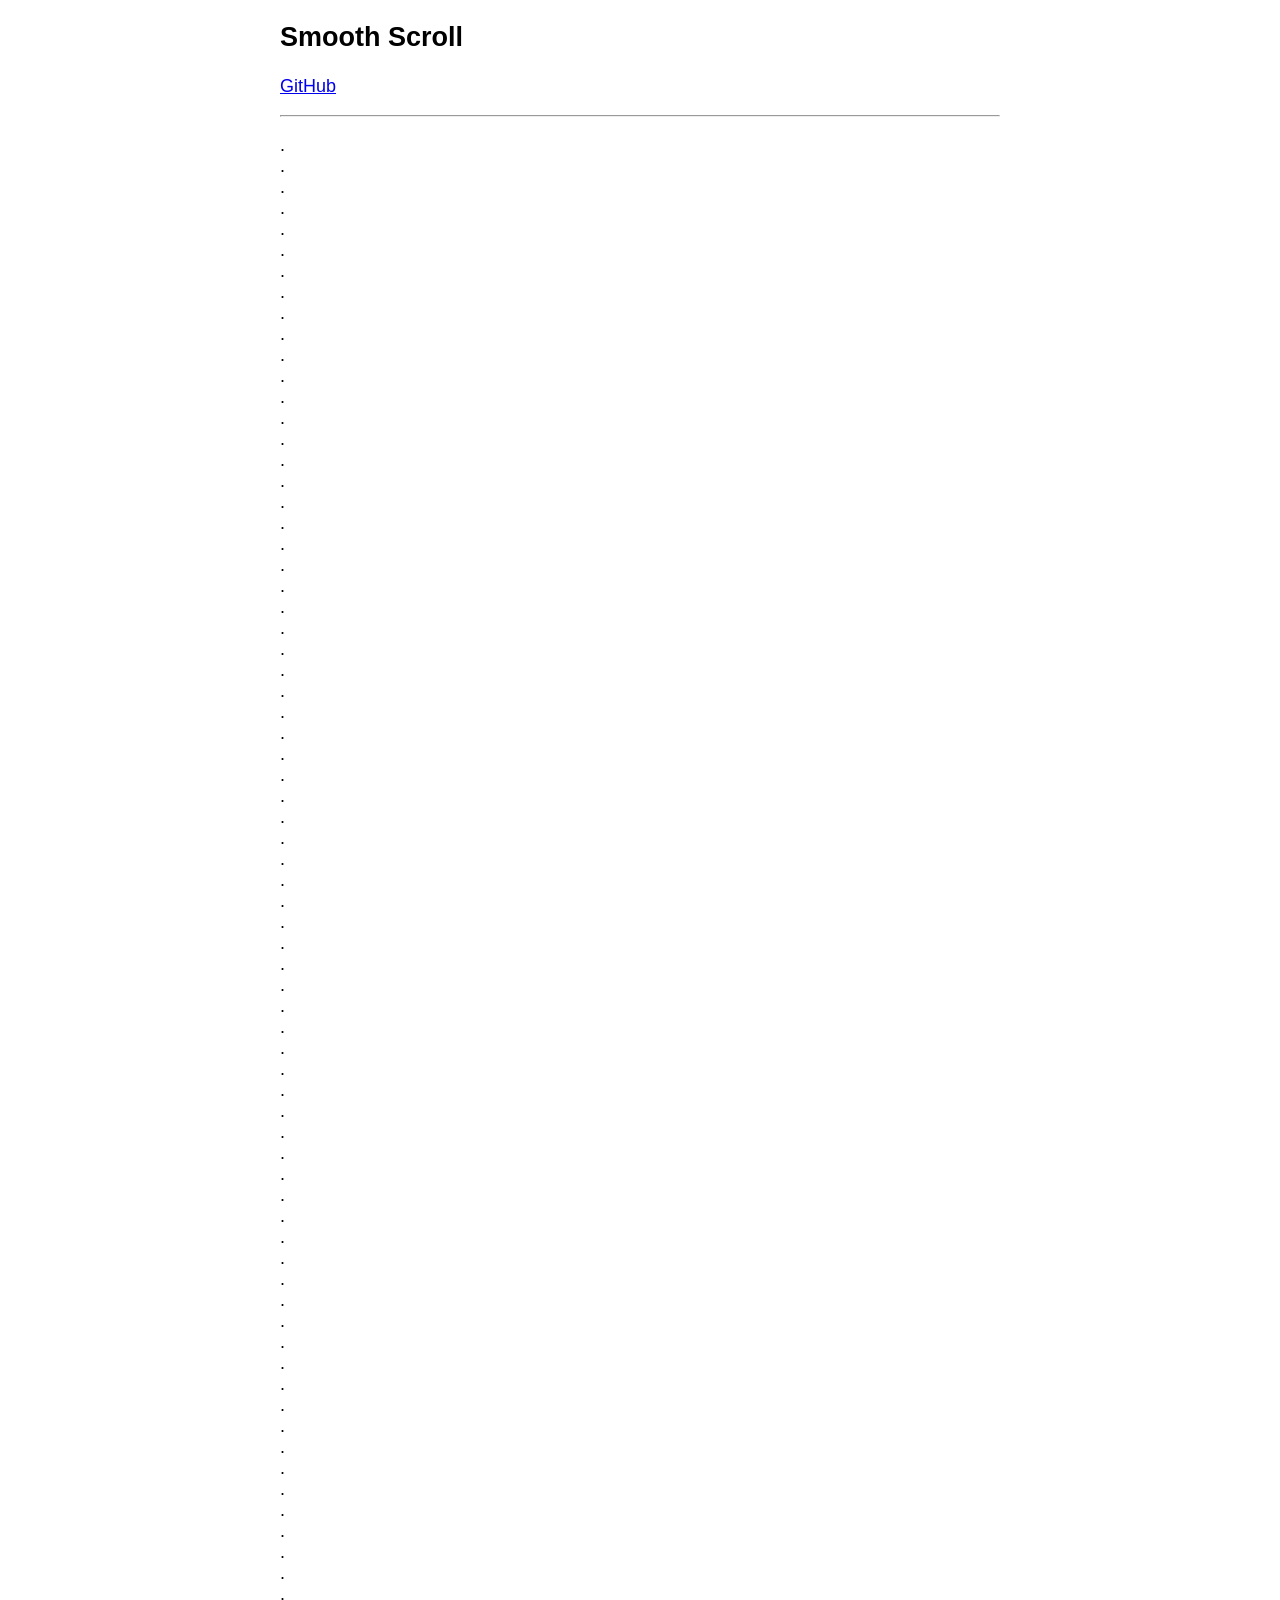
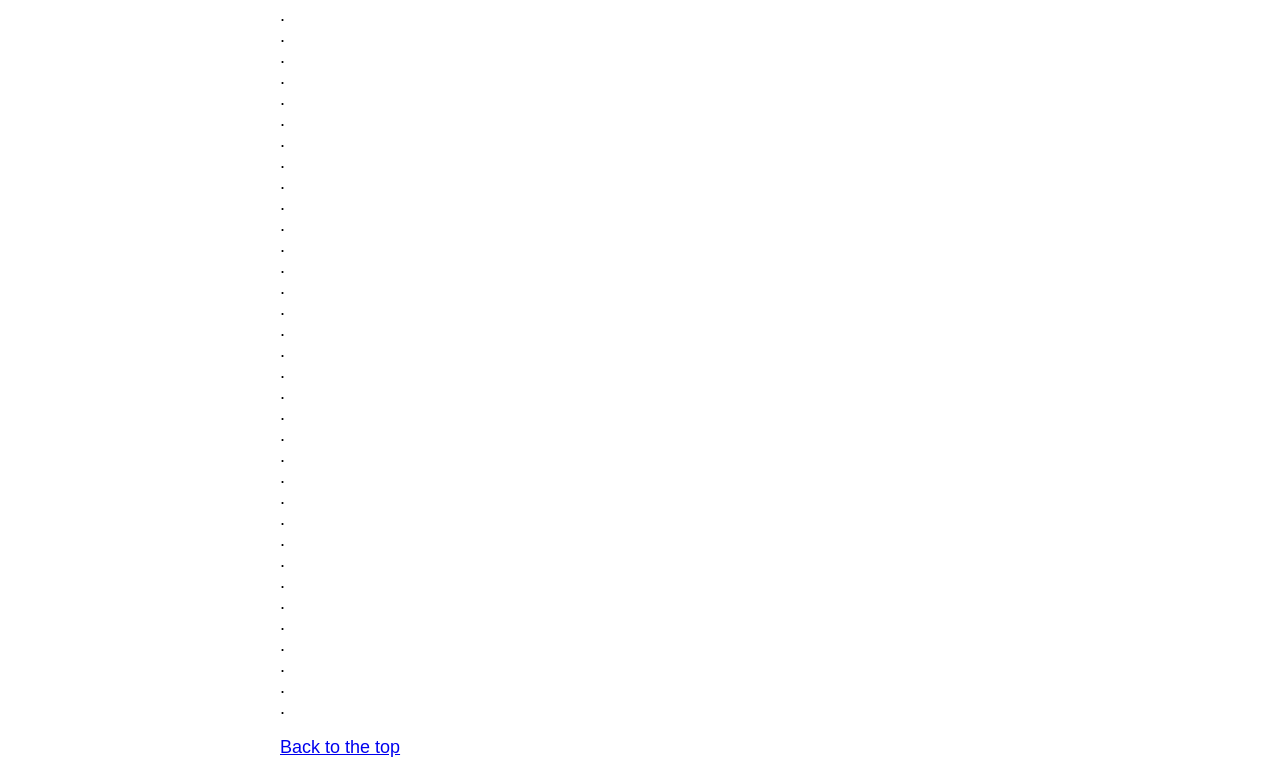
<file: New folder/smooth-scroll-master/jump-to-top.html>
<!DOCTYPE html>
<html lang="en">

	<head>
		<meta charset="utf-8">
		<title>Smooth Scroll</title>
		<meta name="viewport" content="width=device-width, initial-scale=1.0">

		<!-- stylesheets -->
		<style type="text/css">
			body {
				font-family: -apple-system, BlinkMacSystemFont, "Segoe UI", "Roboto", "Oxygen", "Ubuntu", "Cantarell", "Fira Sans", "Droid Sans", "Helvetica Neue", sans-serif;
				font-size: 112.5%;
				margin-left: auto;
				margin-right: auto;
				max-width: 40em;
				width: 88%;
			}
		</style>
	</head>

	<body>

		<main id="top">

			<nav>
				<h1>Smooth Scroll</h1>
				<p><a href="https://github.com/cferdinandi/smooth-scroll">GitHub</a></p>
				<hr>
			</nav>

			<section>

				<p>
				    .<br>.<br>.<br>.<br>.<br>.<br>.<br>.<br>.<br>.<br>.<br>.<br>.<br>
				    .<br>.<br>.<br>.<br>.<br>.<br>.<br>.<br>.<br>.<br>.<br>.<br>.<br>
				    .<br>.<br>.<br>.<br>.<br>.<br>.<br>.<br>.<br>.<br>.<br>.<br>.<br>
				    .<br>.<br>.<br>.<br>.<br>.<br>.<br>.<br>.<br>.<br>.<br>.<br>.<br>
				    .<br>.<br>.<br>.<br>.<br>.<br>.<br>.<br>.<br>.<br>.<br>.<br>.<br>
				    .<br>.<br>.<br>.<br>.<br>.<br>.<br>.<br>.<br>.<br>.<br>.<br>.<br>
				    .<br>.<br>.<br>.<br>.<br>.<br>.<br>.<br>.<br>.<br>.<br>.<br>.<br>
				    .<br>.<br>.<br>.<br>.<br>.<br>.<br>.<br>.<br>.<br>.<br>.<br>.
				</p>

				<p><a href="#">Back to the top</a></p>
			</section>
		</main>

		<!-- Javascript -->
		<script src="dist/smooth-scroll.polyfills.js"></script>
		<script>
			// Instantiate Scrolls
			var scroll = new SmoothScroll('a[href*="#"]', {
				topOnEmptyHash: false
			});
		</script>


	</body>
</html>
</file>
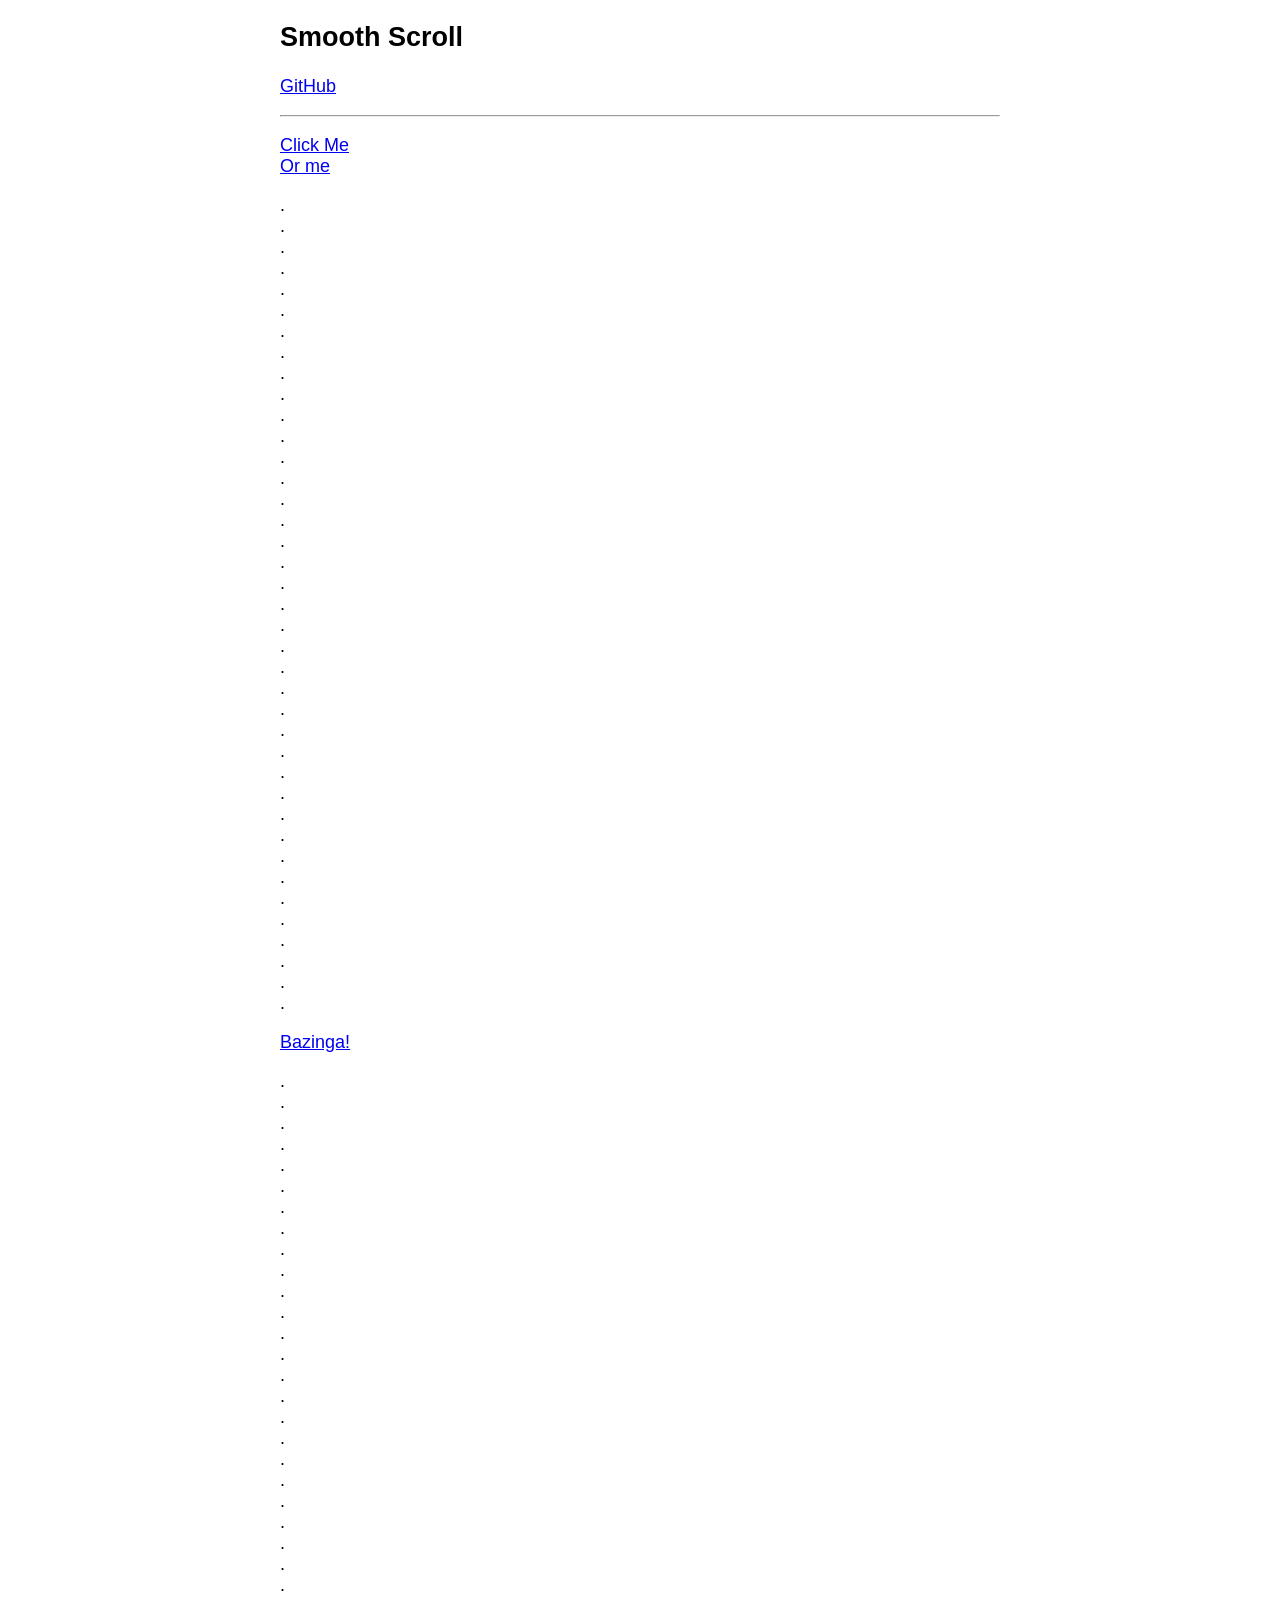
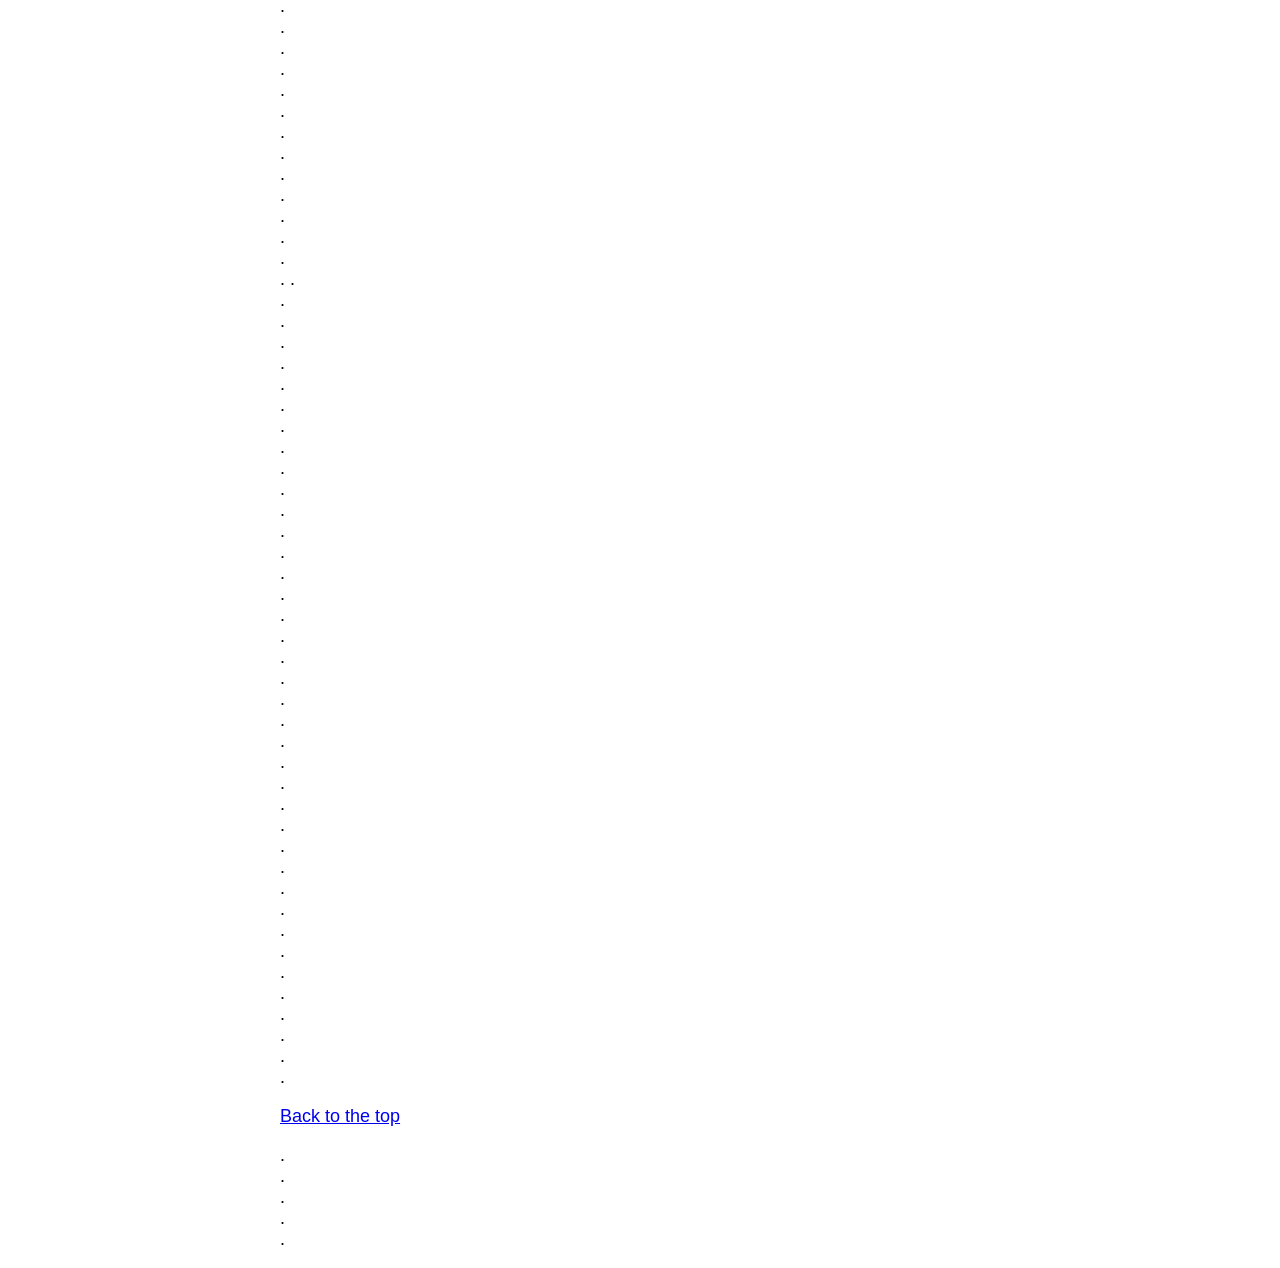
<file: New folder/smooth-scroll-master/speed.html>
<!DOCTYPE html>
<html lang="en">

	<head>
		<meta charset="utf-8">
		<title>Smooth Scroll</title>
		<meta name="viewport" content="width=device-width, initial-scale=1.0">

		<!-- stylesheets -->
		<style type="text/css">
			body {
				font-family: -apple-system, BlinkMacSystemFont, "Segoe UI", "Roboto", "Oxygen", "Ubuntu", "Cantarell", "Fira Sans", "Droid Sans", "Helvetica Neue", sans-serif;
				font-size: 112.5%;
				margin-left: auto;
				margin-right: auto;
				max-width: 40em;
				width: 88%;
			}
		</style>
	</head>

	<body>

		<main id="top">

			<nav>
				<h1>Smooth Scroll</h1>
				<p><a href="https://github.com/cferdinandi/smooth-scroll">GitHub</a></p>
				<hr>
			</nav>

			<section>
				<p>
				    <a href="#bazinga">Click Me</a><br>
				    <a href="#1@#%^-bottom">Or me</a>
				</p>

				<p>
				    .<br>.<br>.<br>.<br>.<br>.<br>.<br>.<br>.<br>.<br>.<br>.<br>.<br>
				    .<br>.<br>.<br>.<br>.<br>.<br>.<br>.<br>.<br>.<br>.<br>.<br>.<br>
				    .<br>.<br>.<br>.<br>.<br>.<br>.<br>.<br>.<br>.<br>.<br>.<br>.
				</p>

				<p id="bazinga"><a href="#1@#%^-bottom">Bazinga!</a></p>

				<p>
				    .<br>.<br>.<br>.<br>.<br>.<br>.<br>.<br>.<br>.<br>.<br>.<br>.<br>
				    .<br>.<br>.<br>.<br>.<br>.<br>.<br>.<br>.<br>.<br>.<br>.<br>.<br>
				    .<br>.<br>.<br>.<br>.<br>.<br>.<br>.<br>.<br>.<br>.<br>.<br>.
				    .<br>.<br>.<br>.<br>.<br>.<br>.<br>.<br>.<br>.<br>.<br>.<br>.<br>
				    .<br>.<br>.<br>.<br>.<br>.<br>.<br>.<br>.<br>.<br>.<br>.<br>.<br>
				    .<br>.<br>.<br>.<br>.<br>.<br>.<br>.<br>.<br>.<br>.<br>.<br>.
				</p>

				<p id="1@#%^-bottom"><a href="#top">Back to the top</a></p>

				<p>.<br>.<br>.<br>.<br>.</p>
			</section>
		</main>

		<!-- Javascript -->
		<script src="dist/smooth-scroll.polyfills.js"></script>
		<script>
			var scroll = new SmoothScroll('a[href*="#"]');
		</script>


	</body>
</html>
</file>
<file: style.css>
/* ================================================================
   SOPORTEC — STYLE.CSS  v3.0
   Paleta corporativa: Blanco · Gris claro · Azul marino · Naranja
   Inspirada en techsupport.pe — limpia, profesional, confiable
   Tipografías: Orbitron (display) + Inter (body)
================================================================ */

/* ── Variables globales ─────────────────────────────────────── */
:root {
    /* Fondos */
    --bg-white:      #ffffff;
    --bg-light:      #f4f7fb;
    --bg-section:    #eef2f8;
    --bg-dark:       #0d2137;
    --bg-dark-2:     #112844;

    /* Colores de marca */
    --blue-primary:  #0d2137;
    --blue-mid:      #1a4a7a;
    --blue-light:    #2e7dd1;
    --orange:        #e85d04;
    --orange-hover:  #c94f03;
    --orange-light:  #fff0e8;

    /* Texto */
    --text-dark:     #0d2137;
    --text-body:     #3a4a5c;
    --text-muted:    #7a8fa6;
    --text-light:    #ffffff;
    --text-dim:      #b0bec5;

    /* Bordes */
    --border:        #d8e4f0;
    --border-dark:   rgba(255,255,255,0.12);
    --border-glow:   rgba(0, 102, 255, 0.25); /* compat páginas internas */

    /* Sombras */
    --shadow-sm:     0 2px 8px rgba(13,33,55,0.08);
    --shadow-md:     0 6px 24px rgba(13,33,55,0.12);
    --shadow-lg:     0 16px 48px rgba(13,33,55,0.16);
    --shadow-card:   0 4px 20px rgba(13,33,55,0.1);

    /* Tipografía */
    --font-display:  'Orbitron', sans-serif;
    --font-body:     'Inter', sans-serif;

    /* Radios */
    --radius-sm:     6px;
    --radius-md:     12px;
    --radius-lg:     20px;
    --transition:    all 0.3s ease;

    /* Compat con páginas internas (neón) */
    --dark-bg:       #0d2137;
    --dark-surface:  #112844;
    --dark-card:     #163050;
    --dark-border:   #1e3d5c;
    --neon-blue:     #2e7dd1;
    --neon-cyan:     #e85d04;
    --neon-glow:     rgba(232,93,4,0.15);
}

/* ── Reset & Base ───────────────────────────────────────────── */
*, *::before, *::after { box-sizing: border-box; margin: 0; padding: 0; }
html { scroll-behavior: smooth; }

body {
    font-family: var(--font-body);
    background: var(--bg-white);
    color: var(--text-body);
    overflow-x: hidden;
    line-height: 1.65;
}

img { max-width: 100%; height: auto; display: block; }
a   { text-decoration: none; transition: var(--transition); }

/* ── Utilidades comunes ─────────────────────────────────────── */
.gradient-text {
    background: linear-gradient(135deg, var(--blue-light) 0%, var(--orange) 100%);
    -webkit-background-clip: text;
    -webkit-text-fill-color: transparent;
    background-clip: text;
}

.section-label {
    font-family: var(--font-body);
    font-size: 0.75rem;
    font-weight: 700;
    letter-spacing: 0.2em;
    text-transform: uppercase;
    color: var(--orange);
    margin-bottom: 12px;
    display: block;
}

.section-heading {
    font-family: var(--font-display);
    font-size: clamp(20px, 3vw, 34px);
    font-weight: 800;
    color: var(--text-dark);
    line-height: 1.25;
    margin-bottom: 18px;
    letter-spacing: 0.01em;
}

.section-text {
    color: var(--text-body);
    font-size: 0.95rem;
    line-height: 1.85;
    margin-bottom: 16px;
}

/* Botones técnicos */
.btn-tech {
    display: inline-flex;
    align-items: center;
    gap: 10px;
    border: 2px solid var(--blue-primary);
    color: var(--blue-primary);
    background: transparent;
    font-family: var(--font-body);
    font-size: 0.85rem;
    font-weight: 600;
    letter-spacing: 0.06em;
    text-transform: uppercase;
    padding: 13px 30px;
    border-radius: var(--radius-sm);
    transition: var(--transition);
}

.btn-tech:hover, .btn-tech:focus {
    background: var(--blue-primary);
    color: #fff;
    box-shadow: var(--shadow-md);
    text-decoration: none;
    color: #fff;
}

.btn-tech-filled {
    background: var(--orange);
    color: #fff !important;
    border-color: var(--orange);
    font-weight: 700;
}

.btn-tech-filled:hover {
    background: var(--orange-hover);
    border-color: var(--orange-hover);
    color: #fff !important;
    box-shadow: 0 6px 20px rgba(232,93,4,0.35);
}

/* Botón outline blanco — para usar sobre fondos oscuros (hero) */
.btn-tech-outline-white {
    border-color: rgba(255,255,255,0.8);
    color: #fff !important;
}

.btn-tech-outline-white:hover {
    background: rgba(255,255,255,0.15);
    border-color: #fff;
    color: #fff !important;
    box-shadow: 0 4px 20px rgba(255,255,255,0.15);
}

/* ================================================================
   NAVBAR
================================================================ */
#nav-bar {
    position: fixed;
    top: 0; left: 0; right: 0;
    z-index: 1000;
    transition: var(--transition);
}

.navbar {
    background: rgba(255,255,255,0.97) !important;
    backdrop-filter: blur(16px);
    -webkit-backdrop-filter: blur(16px);
    border-bottom: 1px solid var(--border);
    padding: 8px 24px;
    box-shadow: var(--shadow-sm);
    transition: var(--transition);
}

.navbar.scrolled {
    box-shadow: var(--shadow-md);
}

.navbar-brand img {
    height: 55px;
    width: auto;
    transition: transform 0.3s ease, filter 0.3s ease;
    mix-blend-mode: multiply;
}

.navbar-brand img:hover {
    transform: scale(1.08);
    filter: drop-shadow(0 4px 12px rgba(232, 93, 4, 0.45));
    mix-blend-mode: multiply;
}

/* Nav links */
.navbar-nav .nav-link {
    color: var(--text-body) !important;
    font-family: var(--font-body);
    font-size: 0.88rem;
    font-weight: 500;
    letter-spacing: 0.02em;
    padding: 8px 14px !important;
    border-radius: var(--radius-sm);
    transition: var(--transition);
    position: relative;
}

.navbar-nav .nav-link::after {
    content: '';
    position: absolute;
    bottom: 4px;
    left: 14px; right: 14px;
    height: 2px;
    background: var(--orange);
    border-radius: 2px;
    transform: scaleX(0);
    transition: transform 0.3s ease;
}

.navbar-nav .nav-link:hover,
.navbar-nav .nav-link.active {
    color: var(--orange) !important;
}

.navbar-nav .nav-link:hover::after,
.navbar-nav .nav-link.active::after {
    transform: scaleX(1);
}

/* Botón CTA navbar */
.btn-nav-cta {
    display: inline-flex;
    align-items: center;
    gap: 6px;
    background: var(--orange);
    color: #fff !important;
    font-family: var(--font-body);
    font-size: 0.82rem;
    font-weight: 700;
    letter-spacing: 0.05em;
    text-transform: uppercase;
    padding: 10px 22px;
    border-radius: var(--radius-sm);
    border: none;
    transition: var(--transition);
    box-shadow: 0 4px 14px rgba(232,93,4,0.3);
}

.btn-nav-cta:hover {
    background: var(--orange-hover);
    box-shadow: 0 6px 20px rgba(232,93,4,0.45);
    color: #fff !important;
    text-decoration: none;
}

/* Botón idioma */
.lang-btn {
    background: transparent;
    border: 1px solid var(--border);
    color: var(--text-muted);
    font-size: 0.8rem;
    padding: 6px 12px;
    border-radius: var(--radius-sm);
    cursor: pointer;
    transition: var(--transition);
    display: flex;
    align-items: center;
    gap: 5px;
}

.lang-btn:hover {
    border-color: var(--orange);
    color: var(--orange);
}

/* Hamburger */
.navbar-toggler {
    border: 1px solid var(--border) !important;
    padding: 6px 10px;
    background: transparent;
}

.navbar-toggler .fa-bars,
.navbar-toggler .fa-times {
    color: var(--text-body);
    font-size: 1.1rem;
    transition: transform 0.25s ease, opacity 0.25s ease;
}

/* X más grande y en color naranja para destacar el cierre */
.navbar-toggler .fa-times {
    color: var(--orange);
    font-size: 1.3rem;
}

@media (max-width: 991px) {
    .navbar-collapse {
        background: #fff;
        border-top: 1px solid var(--border);
        padding: 16px 0;
        margin-top: 8px;
        box-shadow: var(--shadow-md);
    }
    .navbar-nav .nav-link { padding: 10px 20px !important; }
    .btn-nav-cta  { margin: 10px 20px; }
    .lang-btn     { margin: 0 20px; }
}

/* ================================================================
   HERO
================================================================ */
.hero-section {
    position: relative;
    min-height: 100vh;
    background: linear-gradient(135deg, var(--bg-dark) 0%, var(--bg-dark-2) 60%, #0d2a45 100%);
    overflow: hidden;
    display: flex;
    align-items: center;
}

/* Canvas partículas — más suave */
#heroCanvas {
    position: absolute;
    inset: 0;
    width: 100%; height: 100%;
    opacity: 0.2;
    pointer-events: none;
}

/* Grid overlay */
.hero-grid {
    position: absolute;
    inset: 0;
    background-image:
        linear-gradient(rgba(255,255,255,0.025) 1px, transparent 1px),
        linear-gradient(90deg, rgba(255,255,255,0.025) 1px, transparent 1px);
    background-size: 60px 60px;
    animation: heroGridDrift 30s linear infinite;
    pointer-events: none;
}

@keyframes heroGridDrift {
    0%   { background-position: 0 0; }
    100% { background-position: 60px 60px; }
}

/* Orbes */
.hero-orb { position: absolute; border-radius: 50%; filter: blur(80px); pointer-events: none; opacity: 0.25; }

.hero-orb-1 {
    width: 600px; height: 600px;
    background: radial-gradient(circle, #2e7dd1 0%, transparent 70%);
    top: -200px; right: -100px;
}

.hero-orb-2 {
    width: 350px; height: 350px;
    background: radial-gradient(circle, #e85d04 0%, transparent 70%);
    bottom: -80px; left: -60px;
}

/* Contenido */
.hero-content {
    position: relative;
    z-index: 2;
    padding-top: 110px;
    padding-bottom: 60px;
}

.hero-text-block {
    margin-bottom: 48px;
}

/* Banner horizontal / Carrusel */
.hero-banner-wrap {
    position: relative;
    width: 100%;
}

/* Contenedor solo de la imagen del carrusel (con border-radius y sombra) */
.hero-banner-wrap .carousel {
    border-radius: var(--radius-lg);
    overflow: hidden;
    box-shadow: 0 24px 64px rgba(0,0,0,0.5);
    border: 1px solid rgba(255,255,255,0.1);
}

/* El carrusel de Bootstrap necesita height definido */
.hero-banner-wrap .carousel,
.hero-banner-wrap .carousel-inner,
.hero-banner-wrap .carousel-item {
    height: 400px;
}

/* Elimina el padding-bottom que Bootstrap reserva para indicadores internos */
.hero-banner-wrap .carousel {
    padding-bottom: 0 !important;
}

/* Evita el salto de altura al cambiar slides */
.hero-banner-wrap .carousel-inner {
    display: flex;
    align-items: stretch;
}

.hero-banner-wrap .carousel-item {
    min-height: 400px;
    max-height: 400px;
    overflow: hidden;
    flex-shrink: 0;
    position: relative;
}

.hero-banner-img {
    width: 100%;
    height: 400px;
    object-fit: cover;
    object-position: center 35%;
    display: block;
    transition: transform 8s ease;
}

.carousel-item.active .hero-banner-img,
.carousel-item-next .hero-banner-img,
.carousel-item-prev .hero-banner-img {
    transform: scale(1.02);
}

.hero-banner-overlay {
    position: absolute;
    inset: 0;
    background: linear-gradient(
        90deg,
        rgba(13,33,55,0.5) 0%,
        transparent 35%,
        transparent 65%,
        rgba(13,33,55,0.4) 100%
    );
    pointer-events: none;
    z-index: 1;
}

/* Caption sobre cada slide */
.carousel-caption-tech {
    position: absolute;
    bottom: 16px;
    top: auto;
    left: 0;
    right: 0;
    text-align: center;
    z-index: 10;
    pointer-events: none;
}

.carousel-caption-tech span {
    display: inline-block;
    color: #e85d04 !important;
    font-size: 0.88rem;
    font-weight: 800;
    letter-spacing: 0.12em;
    text-transform: uppercase;
    background: transparent;
    text-shadow:
        0 1px 3px rgba(0,0,0,1),
        0 2px 10px rgba(0,0,0,0.95);
    border-radius: 50px;
    border: 1px solid rgba(232,93,4,0.4);
}

.carousel-caption-tech span .fa { color: var(--orange); }

/* Controles del carrusel */
.hero-carousel-ctrl {
    position: absolute;
    top: 50%;
    transform: translateY(-50%);
    z-index: 10;
    width: 44px;
    height: 44px;
    background: rgba(255,255,255,0.9) !important;
    border-radius: 50%;
    display: flex;
    align-items: center;
    justify-content: center;
    color: var(--text-dark) !important;
    font-size: 0.85rem;
    transition: var(--transition);
    box-shadow: var(--shadow-md);
    opacity: 1 !important;
}

.hero-carousel-ctrl.carousel-control-prev { left: 16px; }
.hero-carousel-ctrl.carousel-control-next { right: 16px; }

.hero-carousel-ctrl:hover {
    background: var(--orange) !important;
    color: #fff !important;
    box-shadow: 0 4px 16px rgba(232,93,4,0.4);
}

/* Indicadores — fuera del carrusel, debajo */
.hero-carousel-indicators {
    position: static !important;
    display: flex !important;
    justify-content: center;
    margin: 14px 0 0 0 !important;
    z-index: 10;
}

.hero-carousel-indicators li {
    width: 8px !important;
    height: 8px !important;
    border-radius: 50% !important;
    background: rgba(255,255,255,0.4) !important;
    border: none !important;
    margin: 0 4px !important;
    transition: var(--transition);
    cursor: pointer;
}

.hero-carousel-indicators li.active {
    background: var(--orange) !important;
    width: 24px !important;
    border-radius: 4px !important;
}

@media (max-width: 767px) {
    .hero-banner-wrap .carousel,
    .hero-banner-wrap .carousel-inner,
    .hero-banner-wrap .carousel-item,
    .hero-banner-img { height: 220px; }
    .hero-banner-wrap .carousel { padding-bottom: 0 !important; }
    .hero-carousel-ctrl { width: 34px; height: 34px; font-size: 0.75rem; }
    .carousel-caption-tech { display: none !important; }
}

/* Tablets */
@media (min-width: 768px) and (max-width: 1024px) {
    .hero-banner-wrap .carousel,
    .hero-banner-wrap .carousel-inner,
    .hero-banner-wrap .carousel-item,
    .hero-banner-img { height: 320px; }
    .hero-banner-wrap .carousel { padding-bottom: 0 !important; }
}

/* ── Slide Microsoft Intune ─────────────────────────────────── */
.carousel-item-intune {
    height: 400px !important;
    min-height: 400px !important;
    max-height: 400px !important;
}

.intune-slide {
    width: 100%;
    height: 400px;
    min-height: 400px;
    max-height: 400px;
    position: relative;
    overflow: hidden;
    display: flex;
    align-items: center;
}

.intune-bg {
    position: absolute;
    inset: 0;
    background:
        radial-gradient(ellipse at 70% 50%, rgba(0, 120, 212, 0.35) 0%, transparent 60%),
        radial-gradient(ellipse at 20% 80%, rgba(232, 93, 4, 0.2) 0%, transparent 50%),
        linear-gradient(135deg, #071829 0%, #0d2a45 50%, #071829 100%);
}

/* Grid decorativo de fondo */
.intune-bg::after {
    content: '';
    position: absolute;
    inset: 0;
    background-image:
        linear-gradient(rgba(0,120,212,0.06) 1px, transparent 1px),
        linear-gradient(90deg, rgba(0,120,212,0.06) 1px, transparent 1px);
    background-size: 50px 50px;
}

.intune-content {
    position: relative;
    z-index: 2;
    width: 100%;
    display: flex;
    align-items: center;
    justify-content: center;
    gap: 60px;
    padding: 0 60px;
}

.intune-logo-wrap {
    flex-shrink: 0;
    background: rgba(255,255,255,0.08);
    border: 1px solid rgba(255,255,255,0.12);
    border-radius: var(--radius-lg);
    padding: 28px 36px;
    backdrop-filter: blur(10px);
    display: flex;
    flex-direction: column;
    align-items: center;
    justify-content: center;
    gap: 16px;
}

.intune-ms-icon {
    width: 44px;
    height: 44px;
}

.intune-product-name {
    display: flex;
    flex-direction: column;
    align-items: center;
    line-height: 1.1;
    margin-top: 4px;
}

.intune-ms-text {
    font-family: 'Segoe UI', 'Inter', sans-serif;
    font-size: 0.85rem;
    font-weight: 400;
    color: rgba(255,255,255,0.75);
    letter-spacing: 0.04em;
}

.intune-product-text {
    font-family: 'Segoe UI', 'Inter', sans-serif;
    font-size: 1.6rem;
    font-weight: 700;
    color: #ffffff;
    letter-spacing: 0.02em;
    text-shadow: 0 0 20px rgba(0,120,212,0.6);
}

.intune-logo {
    width: 180px;
    height: auto;
    filter: drop-shadow(0 4px 20px rgba(0,120,212,0.4));
}

.intune-text { flex: 1; max-width: 460px; }

.intune-badge {
    display: inline-flex;
    align-items: center;
    gap: 6px;
    background: rgba(232,93,4,0.2);
    border: 1px solid rgba(232,93,4,0.5);
    color: #f8a07a;
    font-size: 0.7rem;
    font-weight: 700;
    letter-spacing: 0.15em;
    text-transform: uppercase;
    padding: 5px 14px;
    border-radius: 50px;
    margin-bottom: 16px;
    display: inline-block;
}

.intune-title {
    font-family: var(--font-display);
    font-size: clamp(18px, 2.5vw, 28px);
    font-weight: 700;
    color: #ffffff;
    line-height: 1.3;
    margin-bottom: 12px;
    letter-spacing: 0.02em;
}

.intune-title strong { color: var(--orange); }

.intune-desc {
    font-size: 0.88rem;
    color: rgba(255,255,255,0.6);
    line-height: 1.7;
    margin-bottom: 20px;
}

.intune-tags {
    display: flex;
    flex-wrap: wrap;
    gap: 8px;
}

.intune-tags span {
    display: inline-flex;
    align-items: center;
    gap: 6px;
    background: rgba(0,120,212,0.15);
    border: 1px solid rgba(0,120,212,0.3);
    color: rgba(255,255,255,0.8);
    font-size: 0.72rem;
    font-weight: 600;
    padding: 5px 12px;
    border-radius: 50px;
    letter-spacing: 0.05em;
}

.intune-tags span .fa { color: #0078d4; font-size: 0.65rem; }

@media (max-width: 767px) {
    .carousel-item-intune,
    .carousel-item-intune {
        height: auto !important;
        min-height: 280px !important;
        max-height: none !important;
    }
    .intune-slide {
        height: auto !important;
        min-height: 280px !important;
        max-height: none !important;
    }
    .intune-content {
        display: flex;
        flex-direction: column;
        align-items: center;
        justify-content: center;
        width: 100%;
        height: 100%;
        /* 0px arriba (para no empujarla hacia abajo) y 55px abajo (para levantarla) */
        padding: 0px 15px 55px 15px !important; 
        margin: 0 auto;
    }
    .intune-logo-wrap {
        /* Tus valores actuales que ya centramos... */
        padding: 20px !important;
        margin: auto !important;
        width: 75% !important;
        max-width: 220px !important;
        transform: none !important;

        /* Nuevos efectos para darle protagonismo: */
        box-shadow: 0 10px 32px rgba(0, 120, 212, 0.4) !important; /* Resplandor azul Microsoft */
        border: 1px solid rgba(255, 255, 255, 0.2) !important;    /* Borde cristalino */
        background: linear-gradient(145deg, rgba(255,255,255,0.08) 0%, rgba(255,255,255,0.01) 100%) !important;
        border-radius: 16px !important; /* Aseguramos que las curvas sean suaves */
    }
    .intune-ms-icon { width: 56px; height: 56px; }
    .intune-ms-text  { font-size: 0.85rem; }
    .intune-product-text { font-size: 1.5rem; }
    .intune-product-name { align-items: center; }
    /* Ocultar todo el bloque de texto en móvil */
    .intune-text { 
        display: none !important; 
    }
    
    /* Agrandar un poco la tarjeta del logo para que resalte al estar sola */
    .intune-logo-wrap {
        transform: scale(1.15);
        margin: 0 auto;
    }
}

/* Chip */
.hero-chip {
    display: inline-flex;
    align-items: center;
    gap: 8px;
    background: rgba(232,93,4,0.15);
    border: 1px solid rgba(232,93,4,0.4);
    color: #f8a07a;
    font-size: 0.75rem;
    letter-spacing: 0.12em;
    text-transform: uppercase;
    padding: 6px 16px;
    border-radius: 50px;
    margin-bottom: 24px;
    font-family: var(--font-body);
    font-weight: 600;
}

.chip-dot {
    width: 6px; height: 6px;
    border-radius: 50%;
    background: var(--orange);
    animation: chipPulse 2s ease-in-out infinite;
}

@keyframes chipPulse {
    0%, 100% { opacity: 1; transform: scale(1); }
    50%       { opacity: 0.5; transform: scale(0.8); }
}

/* Título */
.hero-title {
    font-family: var(--font-display);
    font-size: clamp(30px, 5vw, 60px);
    font-weight: 800;
    line-height: 1.1;
    color: #ffffff;
    margin-bottom: 24px;
    letter-spacing: 0.02em;
}

.hero-subtitle {
    font-size: clamp(15px, 1.5vw, 17px);
    color: rgba(255,255,255,0.7);
    line-height: 1.8;
    max-width: 520px;
    margin-bottom: 36px;
}

.hero-subtitle strong { color: #ffffff; }

/* Botones hero */
.hero-actions {
    display: flex;
    flex-wrap: wrap;
    gap: 16px;
    margin-bottom: 48px;
}

/* Stats */
.hero-stats {
    display: flex;
    flex-wrap: wrap;
    align-items: center;
    gap: 0;
}

.hero-stat { display: flex; flex-direction: column; padding: 0 24px; }
.hero-stat:first-child { padding-left: 0; }

.hero-stat-num {
    font-family: var(--font-display);
    font-size: 1.5rem;
    font-weight: 800;
    color: var(--orange);
    line-height: 1;
    margin-bottom: 4px;
}

.hero-stat-label {
    font-size: 0.72rem;
    color: rgba(255,255,255,0.5);
    letter-spacing: 0.05em;
    text-transform: uppercase;
}

.hero-stat-divider {
    width: 1px; height: 36px;
    background: rgba(255,255,255,0.12);
}

/* Tarjeta iso */
.hero-iso-wrap {
    position: relative;
    width: 380px; height: 380px;
}

.iso-card {
    position: absolute;
    border-radius: var(--radius-md);
    border: 1px solid rgba(255,255,255,0.1);
}

.iso-card-back {
    inset: 0;
    background: rgba(46,125,209,0.08);
    transform: rotate(6deg) scale(0.9);
}

.iso-card-mid {
    inset: 0;
    background: rgba(232,93,4,0.05);
    transform: rotate(3deg) scale(0.95);
}

.iso-card-front {
    inset: 0;
    background: var(--bg-dark);
    overflow: hidden;
    box-shadow: 0 20px 60px rgba(0,0,0,0.5), 0 0 40px rgba(46,125,209,0.2);
}

.iso-img {
    width: 100%; height: 100%;
    object-fit: cover;
    object-position: center top;
    opacity: 0.92;
    transition: transform 0.6s ease;
}

.iso-card-front:hover .iso-img { transform: scale(1.04); }

.iso-glow {
    position: absolute;
    inset: 0;
    background: linear-gradient(180deg, rgba(46,125,209,0.15) 0%, transparent 40%, rgba(0,0,0,0.3) 100%);
    pointer-events: none;
}

/* Chips flotantes */
.float-chip {
    position: absolute;
    background: rgba(255,255,255,0.95);
    border: 1px solid var(--border);
    backdrop-filter: blur(10px);
    color: var(--text-dark);
    font-size: 0.75rem;
    font-weight: 600;
    padding: 8px 14px;
    border-radius: 50px;
    display: flex;
    align-items: center;
    gap: 6px;
    box-shadow: var(--shadow-md);
    white-space: nowrap;
}

.float-chip .fa { color: var(--orange); }

.float-chip-1 { top: 20px;  right: 24px;  animation: floatChip 4s ease-in-out infinite; }
.float-chip-2 { bottom: 24px; right: 24px; animation: floatChip 4s ease-in-out infinite 1.3s; }
.float-chip-3 { bottom: 24px; left: 24px;  animation: floatChip 4s ease-in-out infinite 2.6s; }

@keyframes floatChip {
    0%, 100% { transform: translateY(0); }
    50%       { transform: translateY(-8px); }
}

/* Scroll indicator */
.hero-scroll-indicator {
    position: absolute;
    bottom: 32px; left: 50%;
    transform: translateX(-50%);
    z-index: 2;
    color: rgba(255,255,255,0.4);
    font-size: 1rem;
    animation: scrollBounce 2s ease-in-out infinite;
    display: flex; align-items: center; justify-content: center;
    width: 36px; height: 36px;
    border: 1px solid rgba(255,255,255,0.15);
    border-radius: 50%;
    transition: var(--transition);
}

.hero-scroll-indicator:hover {
    color: var(--orange);
    border-color: var(--orange);
}

@keyframes scrollBounce {
    0%, 100% { transform: translateX(-50%) translateY(0); }
    50%       { transform: translateX(-50%) translateY(6px); }
}

/* Animación entrada */
.fade-in-up {
    opacity: 0;
    transform: translateY(30px);
    animation: fadeInUp 0.7s ease forwards;
}

@keyframes fadeInUp {
    to { opacity: 1; transform: translateY(0); }
}

/* ================================================================
   CLIENTES / LOGOS
================================================================ */
.clients-section {
    background: #ffffff;
    border-top: 1px solid var(--border);
    border-bottom: 1px solid var(--border);
    padding: 36px 0;
    overflow: hidden;
}

.clients-label {
    text-align: center;
    font-size: 0.72rem;
    letter-spacing: 0.18em;
    text-transform: uppercase;
    color: var(--text-muted);
    margin-bottom: 22px;
    font-weight: 600;
}

.clients-track {
    overflow: hidden;
    mask-image: linear-gradient(to right, transparent, black 10%, black 90%, transparent);
    -webkit-mask-image: linear-gradient(to right, transparent, black 10%, black 90%, transparent);
}

.clients-slide {
    display: flex;
    align-items: center;
    gap: 60px;
    width: max-content;
    animation: clientsScroll 28s linear infinite;
}

@keyframes clientsScroll {
    0%   { transform: translateX(0); }
    100% { transform: translateX(-50%); }
}

.clients-slide:hover { animation-play-state: paused; }

.client-logo {
    height: 65px;       /* Altura fija para que todos tengan el mismo alto */
    width: auto;        /* Ancho automático para respetar la proporción original de cada logo */
    max-width: 160px;   /* Evita que los logos muy alargados se expandan demasiado */
    object-fit: contain;
    opacity: 0.85;
    transition: var(--transition);
    flex-shrink: 0;
    margin: 0 10px;     /* Espaciado horizontal entre logos */
}

.client-logo:hover {
    opacity: 1;
    transform: scale(1.06);
}

/* ================================================================
   SERVICIOS — fondo azul marino muy claro
================================================================ */
.services-section {
    padding: 100px 0;
    background: #eaf1fb;
    position: relative;
}

/* Línea superior acento — servicios */
.services-section::before {
    content: '';
    position: absolute;
    top: 0; left: 0; right: 0;
    height: 4px;
    background: linear-gradient(90deg, var(--blue-primary), var(--orange));
}

/* Línea superior sutil — por qué elegirnos */
.why-section::before {
    content: '';
    position: absolute;
    top: 0; left: 0; right: 0;
    height: 4px;
    background: linear-gradient(90deg, var(--orange), var(--blue-primary));
}

/* Tabs */
.services-tabs {
    display: flex;
    justify-content: center;
    gap: 8px;
    margin-bottom: 48px;
    flex-wrap: wrap;
}

.svc-tab {
    background: #fff;
    border: 1px solid var(--border);
    color: var(--text-body);
    font-family: var(--font-body);
    font-size: 0.82rem;
    font-weight: 600;
    letter-spacing: 0.05em;
    text-transform: uppercase;
    padding: 10px 24px;
    border-radius: 50px;
    cursor: pointer;
    transition: var(--transition);
    box-shadow: var(--shadow-sm);
}

.svc-tab:hover, .svc-tab.active {
    background: var(--orange);
    border-color: var(--orange);
    color: #fff;
    box-shadow: 0 4px 16px rgba(232,93,4,0.3);
}

/* Tarjeta glassmorphism → ahora es tarjeta blanca limpia */
.glass-card {
    background: #ffffff;
    border: 1px solid var(--border);
    border-radius: var(--radius-lg);
    padding: 32px 28px;
    height: 100%;
    transition: transform 0.3s ease, box-shadow 0.3s ease, border-color 0.3s ease;
    position: relative;
    overflow: hidden;
    display: flex;
    flex-direction: column;
    box-shadow: var(--shadow-card);
}

.glass-card::before {
    content: '';
    position: absolute;
    top: 0; left: 0; right: 0;
    height: 3px;
    background: linear-gradient(90deg, var(--blue-primary), var(--orange));
    opacity: 0;
    transition: opacity 0.3s ease;
}

.glass-card:hover {
    transform: translateY(-5px);
    border-color: rgba(232,93,4,0.3);
    box-shadow: var(--shadow-lg);
}

.glass-card:hover::before { opacity: 1; }

/* Ícono */
.glass-card-icon {
    width: 54px; height: 54px;
    background: var(--orange-light);
    border: 1px solid rgba(232,93,4,0.2);
    border-radius: var(--radius-md);
    display: flex;
    align-items: center;
    justify-content: center;
    margin-bottom: 18px;
    transition: var(--transition);
    flex-shrink: 0;
}

.glass-card:hover .glass-card-icon {
    background: var(--orange);
    border-color: var(--orange);
}

.glass-card-icon .fa {
    font-size: 1.3rem;
    color: var(--orange);
    transition: var(--transition);
}

.glass-card:hover .glass-card-icon .fa { color: #fff; }

.card-svg-icon {
    width: 26px; height: 26px;
    filter: invert(40%) sepia(80%) saturate(700%) hue-rotate(355deg);
    transition: var(--transition);
}

.glass-card:hover .card-svg-icon { filter: brightness(0) invert(1); }

/* Tag */
.glass-card-tag {
    font-size: 0.65rem;
    font-weight: 700;
    letter-spacing: 0.15em;
    text-transform: uppercase;
    color: var(--blue-light);
    margin-bottom: 8px;
}

.glass-card-title {
    font-family: var(--font-display);
    font-size: 0.88rem;
    font-weight: 700;
    color: var(--text-dark);
    margin-bottom: 12px;
    letter-spacing: 0.02em;
    line-height: 1.4;
}

.glass-card-text {
    font-size: 0.87rem;
    color: var(--text-body);
    line-height: 1.75;
    flex-grow: 1;
    margin-bottom: 18px;
}

.glass-card-text strong { color: var(--text-dark); font-weight: 600; }

/* Footer tarjeta */
.glass-card-footer {
    border-top: 1px solid var(--border);
    padding-top: 14px;
    margin-top: auto;
}

.glass-tag {
    display: inline-flex;
    align-items: center;
    gap: 6px;
    font-size: 0.75rem;
    color: var(--text-muted);
}

.glass-tag .fa { color: var(--orange); font-size: 0.8rem; }

.glass-card-link {
    display: inline-flex;
    align-items: center;
    gap: 8px;
    font-size: 0.78rem;
    font-weight: 700;
    letter-spacing: 0.06em;
    text-transform: uppercase;
    color: var(--orange);
    transition: gap 0.3s ease;
}

.glass-card-link:hover {
    color: var(--orange-hover);
    gap: 14px;
    text-decoration: none;
}

.svc-item.hidden { display: none !important; }

/* ================================================================
   POR QUÉ ELEGIRNOS — fondo blanco puro
================================================================ */
.why-section {
    padding: 100px 0;
    background: #ffffff;
    position: relative;
    overflow: hidden;
}

/* Imagen */
.why-img-wrap {
    position: relative;
    border-radius: var(--radius-lg);
    overflow: visible;
}

.why-img {
    width: 100%;
    height: 380px;
    object-fit: cover;
    border-radius: var(--radius-lg);
    border: 1px solid var(--border);
    box-shadow: var(--shadow-lg);
    display: block;
}

.why-badge {
    position: absolute;
    background: #fff;
    border: 1px solid var(--border);
    border-radius: var(--radius-md);
    display: flex;
    align-items: center;
    gap: 10px;
    padding: 12px 16px;
    box-shadow: var(--shadow-md);
}

.why-badge .fa { font-size: 1.2rem; color: var(--orange); }

.why-badge span {
    font-size: 0.82rem;
    color: var(--text-body);
    line-height: 1.3;
}

.why-badge span strong { color: var(--text-dark); display: block; }

.why-badge-1 { top: -20px; right: -20px; }
.why-badge-2 { bottom: 24px; left: -20px; }

/* Contadores */
.why-counters {
    display: grid;
    grid-template-columns: repeat(3, 1fr);
    gap: 1px;
    background: var(--border);
    border-radius: var(--radius-md);
    overflow: hidden;
    margin-top: 24px;
    border: 1px solid var(--border);
}

.why-counter {
    background: #fff;
    padding: 20px 16px;
    text-align: center;
    display: flex;
    flex-direction: column;
    align-items: center;
}

.counter-num {
    font-family: var(--font-display);
    font-size: 1.8rem;
    font-weight: 800;
    color: var(--orange);
    line-height: 1;
}

.counter-suffix {
    font-family: var(--font-display);
    font-size: 1.2rem;
    font-weight: 700;
    color: var(--orange);
    margin-left: 2px;
}

.counter-label {
    font-size: 0.72rem;
    color: var(--text-muted);
    letter-spacing: 0.06em;
    text-transform: uppercase;
    margin-top: 6px;
    display: block;
    font-weight: 600;
}

/* Features */
.why-features { margin-top: 32px; }

.why-feature {
    display: flex;
    gap: 16px;
    align-items: flex-start;
    margin-bottom: 24px;
    padding: 18px 20px;
    border-radius: var(--radius-md);
    border: 1px solid transparent;
    transition: var(--transition);
}

.why-feature:hover {
    background: var(--bg-light);
    border-color: var(--border);
    box-shadow: var(--shadow-sm);
}

.why-feature-icon {
    width: 44px; height: 44px;
    background: var(--orange-light);
    border: 1px solid rgba(232,93,4,0.2);
    border-radius: var(--radius-sm);
    display: flex; align-items: center; justify-content: center;
    flex-shrink: 0;
    transition: var(--transition);
}

.why-feature:hover .why-feature-icon {
    background: var(--orange);
    border-color: var(--orange);
}

.why-feature-icon .fa { font-size: 1rem; color: var(--orange); }
.why-feature:hover .why-feature-icon .fa { color: #fff; }

.why-feature h5 {
    font-family: var(--font-body);
    font-size: 0.82rem;
    font-weight: 700;
    color: var(--text-dark);
    letter-spacing: 0.04em;
    margin-bottom: 6px;
    text-transform: uppercase;
}

.why-feature p {
    font-size: 0.87rem;
    color: var(--text-body);
    line-height: 1.7;
    margin: 0;
}

/* ================================================================
   ZONAS — fondo naranja muy suave
================================================================ */
.zones-section {
    padding: 80px 0;
    background: #fff5ef;
    border-top: 1px solid #fbd8c4;
    border-bottom: 1px solid #fbd8c4;
}

/* Bloque de zona */
.zone-block {
    background: #ffffff;
    border: 1px solid var(--border);
    border-radius: var(--radius-lg);
    padding: 32px 28px;
    height: 100%;
    box-shadow: var(--shadow-card);
    transition: var(--transition);
}

.zone-block:hover {
    box-shadow: var(--shadow-lg);
    transform: translateY(-3px);
}

.zone-block-remote {
    background: var(--bg-dark);
    border-color: rgba(255,255,255,0.1);
}

.zone-block-header {
    display: flex;
    align-items: center;
    gap: 16px;
    margin-bottom: 24px;
    padding-bottom: 20px;
    border-bottom: 1px solid var(--border);
}

.zone-block-remote .zone-block-header {
    border-bottom-color: rgba(255,255,255,0.1);
}

.zone-block-icon {
    width: 52px; height: 52px;
    background: var(--orange-light);
    border: 1px solid rgba(232,93,4,0.2);
    border-radius: var(--radius-md);
    display: flex; align-items: center; justify-content: center;
    flex-shrink: 0;
}

.zone-block-icon .fa { color: var(--orange); font-size: 1.2rem; }

.zone-block-icon-remote {
    background: rgba(232,93,4,0.15);
    border-color: rgba(232,93,4,0.3);
}

.zone-block-title {
    font-family: var(--font-display);
    font-size: 0.85rem;
    font-weight: 700;
    color: var(--text-dark);
    letter-spacing: 0.03em;
    margin-bottom: 4px;
    text-transform: uppercase;
}

.zone-block-remote .zone-block-title { color: #ffffff; }

.zone-block-sub {
    font-size: 0.8rem;
    color: var(--text-muted);
    margin: 0;
}

.zone-block-remote .zone-block-sub { color: rgba(255,255,255,0.5); }

/* Tags de zona */
.zone-tags {
    display: flex;
    flex-wrap: wrap;
    gap: 8px;
}

.zone-tag {
    display: inline-flex;
    align-items: center;
    gap: 6px;
    background: var(--bg-light);
    border: 1px solid var(--border);
    color: var(--text-body);
    font-size: 0.75rem;
    font-weight: 600;
    padding: 6px 12px;
    border-radius: 50px;
    letter-spacing: 0.04em;
    text-transform: uppercase;
    transition: var(--transition);
}

.zone-tag .fa { color: var(--orange); font-size: 0.65rem; }

.zone-tag:hover {
    border-color: var(--orange);
    background: var(--orange-light);
    color: var(--orange);
}

.zone-tag-more {
    background: var(--orange);
    border-color: var(--orange);
    color: #fff;
    font-weight: 700;
}

.zone-tag-more:hover {
    background: var(--orange-hover);
    border-color: var(--orange-hover);
    color: #fff;
}

/* Tags remotos */
.zone-tag-remote {
    background: rgba(255,255,255,0.07);
    border-color: rgba(255,255,255,0.12);
    color: rgba(255,255,255,0.75);
}

.zone-tag-remote .fa { color: var(--orange); font-size: 0.5rem; }

.zone-tag-remote:hover {
    background: rgba(232,93,4,0.15);
    border-color: var(--orange);
    color: #fff;
}

.zone-tag-more-remote {
    background: var(--orange);
    border-color: var(--orange);
    color: #fff;
    font-weight: 700;
}

.zone-tag-more-remote:hover {
    background: var(--orange-hover);
    color: #fff;
}

/* Nota de seguridad */
.zone-remote-note {
    display: flex;
    align-items: center;
    gap: 8px;
    margin-top: 20px;
    padding-top: 16px;
    border-top: 1px solid rgba(255,255,255,0.1);
    font-size: 0.78rem;
    color: rgba(255,255,255,0.4);
    letter-spacing: 0.04em;
}

.zone-remote-note .fa { color: var(--orange); }


/* ================================================================
   CTA / FORMULARIO
================================================================ */
.cta-section {
    padding: 100px 0;
    background: var(--bg-dark);
    position: relative;
    overflow: hidden;
}

.cta-bg-particles {
    position: absolute;
    inset: 0;
    background-image:
        radial-gradient(circle at 15% 50%, rgba(46,125,209,0.12) 0%, transparent 50%),
        radial-gradient(circle at 85% 20%, rgba(232,93,4,0.1) 0%, transparent 40%);
    pointer-events: none;
}

.cta-section .section-label { color: #f8a07a; }
.cta-section .section-heading { color: #ffffff; }
.cta-section .section-text { color: rgba(255,255,255,0.65); }

/* Contacto info */
.cta-contact-info {
    display: flex;
    flex-direction: column;
    gap: 12px;
    margin-top: 28px;
}

.cta-contact-item {
    display: inline-flex;
    align-items: center;
    gap: 12px;
    color: rgba(255,255,255,0.65);
    font-size: 0.92rem;
    padding: 10px 16px;
    border-radius: var(--radius-sm);
    border: 1px solid rgba(255,255,255,0.1);
    transition: var(--transition);
    width: fit-content;
}

.cta-contact-item:hover {
    color: #fff;
    border-color: var(--orange);
    background: rgba(232,93,4,0.1);
    text-decoration: none;
}

.cta-contact-item .fa { font-size: 1rem; color: var(--orange); width: 18px; text-align: center; }

/* Tarjeta formulario */
.contact-form-card {
    background: rgba(255, 255, 255, 0.06);
    border: 1px solid rgba(255, 255, 255, 0.12);
    border-radius: var(--radius-lg);
    padding: 40px 36px;
    box-shadow: 0 20px 60px rgba(0, 0, 0, 0.3);
    backdrop-filter: blur(10px);
    -webkit-backdrop-filter: blur(10px);
}

.form-title {
    font-family: var(--font-display);
    font-size: 0.9rem;
    font-weight: 700;
    color: #ffffff;
    letter-spacing: 0.08em;
    text-transform: uppercase;
    margin-bottom: 28px;
    padding-bottom: 16px;
    border-bottom: 2px solid var(--orange);
}

/* Campos */
.form-group-tech { margin-bottom: 18px; }

.form-group-tech label {
    display: block;
    font-size: 0.72rem;
    font-weight: 700;
    letter-spacing: 0.1em;
    text-transform: uppercase;
    color: rgba(255, 255, 255, 0.6);
    margin-bottom: 7px;
}

.input-tech {
    width: 100%;
    background: rgba(255, 255, 255, 0.07);
    border: 1px solid rgba(255, 255, 255, 0.15);
    border-radius: var(--radius-sm);
    color: #ffffff;
    font-family: var(--font-body);
    font-size: 0.9rem;
    padding: 12px 16px;
    transition: var(--transition);
    outline: none;
    appearance: none;
    -webkit-appearance: none;
}

.input-tech::placeholder { color: rgba(255, 255, 255, 0.3); }

.input-tech:focus {
    border-color: var(--orange);
    background: rgba(255, 255, 255, 0.1);
    box-shadow: 0 0 0 3px rgba(232, 93, 4, 0.2);
}

.input-tech.error { border-color: #ff6b6b; }
.input-tech.valid { border-color: #51cf66; }

select.input-tech {
    cursor: pointer;
    background-image: url("data:image/svg+xml,%3Csvg xmlns='http://www.w3.org/2000/svg' width='12' height='8' viewBox='0 0 12 8'%3E%3Cpath d='M1 1l5 5 5-5' stroke='rgba(255,255,255,0.5)' stroke-width='1.5' fill='none'/%3E%3C/svg%3E");
    background-repeat: no-repeat;
    background-position: right 14px center;
    padding-right: 36px;
}

select.input-tech option {
    background: var(--bg-dark);
    color: #ffffff;
}

textarea.input-tech { resize: vertical; min-height: 100px; }

/* Mensajes error */
.form-error {
    display: block;
    font-size: 0.75rem;
    color: #ff8a80;
    margin-top: 4px;
    min-height: 18px;
}

/* Botón enviar */
.btn-submit-tech {
    width: 100%;
    background: var(--orange);
    color: #fff;
    border: none;
    border-radius: var(--radius-sm);
    font-family: var(--font-body);
    font-size: 0.85rem;
    font-weight: 700;
    letter-spacing: 0.08em;
    text-transform: uppercase;
    padding: 16px 32px;
    cursor: pointer;
    transition: var(--transition);
    box-shadow: 0 4px 16px rgba(232,93,4,0.3);
    display: flex; align-items: center; justify-content: center;
    gap: 10px;
    margin-top: 8px;
}

.btn-submit-tech:hover {
    background: var(--orange-hover);
    box-shadow: 0 6px 24px rgba(232,93,4,0.45);
    transform: translateY(-1px);
}

.btn-submit-tech:active { transform: translateY(0); }

/* Éxito */
.form-success-msg {
    text-align: center;
    color: #69db7c;
    font-size: 0.88rem;
    margin-top: 16px;
    display: flex; align-items: center; justify-content: center;
    gap: 8px;
    font-weight: 600;
}

/* ================================================================
   FOOTER
================================================================ */
#footer {
    background: var(--bg-dark);
    border-top: 4px solid var(--orange);
}

.footer-top { padding: 70px 0 48px; }

.footer-logo {
    height: 130px !important;
    width: auto;
    margin-bottom: 18px;
}

/* Tablet */
@media (max-width: 991px) {
    .footer-logo { height: 115px !important; }
}

/* Móvil */
@media (max-width: 767px) {
    .footer-logo {
        height: 160px !important;
        margin-left: auto;
        margin-right: auto;
    }
}

.footer-desc {
    font-size: 0.87rem;
    color: rgba(255,255,255,0.55);
    line-height: 1.75;
    margin-bottom: 24px;
    max-width: 280px;
}

.social-links { display: flex; gap: 10px; }

.social-link {
    width: 38px; height: 38px;
    border: 1px solid rgba(255,255,255,0.15);
    border-radius: var(--radius-sm);
    display: flex; align-items: center; justify-content: center;
    color: rgba(255,255,255,0.5);
    font-size: 0.9rem;
    transition: var(--transition);
}

.social-link:hover {
    border-color: var(--orange);
    color: var(--orange);
    background: rgba(232,93,4,0.1);
}

.footer-heading {
    font-family: var(--font-body);
    font-size: 0.72rem;
    font-weight: 700;
    letter-spacing: 0.18em;
    text-transform: uppercase;
    color: #fff;
    margin-bottom: 20px;
}

.footer-links { list-style: none; padding: 0; margin: 0; }

.footer-links li {
    margin-bottom: 10px;
    font-size: 0.86rem;
    color: rgba(255,255,255,0.5);
}

.footer-links a {
    color: rgba(255,255,255,0.5);
    transition: var(--transition);
    font-size: 0.86rem;
}

.footer-links a:hover {
    color: var(--orange);
    padding-left: 6px;
}

/* Contacto footer */
.contact-info-list { display: flex; flex-direction: column; gap: 12px; }

.contact-item {
    display: flex;
    align-items: center;
    gap: 10px;
    font-size: 0.87rem;
    color: rgba(255,255,255,0.55);
}

.contact-item .fa {
    color: var(--orange);
    font-size: 0.9rem;
    width: 20px;
    text-align: center;
    flex-shrink: 0;
}

.contact-item a { color: rgba(255,255,255,0.55); transition: var(--transition); }
.contact-item a:hover { color: var(--orange); }

.footer-bottom {
    background: rgba(0,0,0,0.25);
    border-top: 1px solid rgba(255,255,255,0.08);
    padding: 20px 0;
}

.copyright { font-size: 0.78rem; color: rgba(255,255,255,0.35); margin: 0; }

/* ================================================================
   SCROLL TO TOP
================================================================ */
#scrollTop {
    position: fixed;
    bottom: 28px; right: 28px;
    width: 44px; height: 44px;
    background: var(--orange);
    border: none;
    border-radius: var(--radius-sm);
    color: #fff;
    font-size: 0.9rem;
    display: flex; align-items: center; justify-content: center;
    z-index: 999;
    opacity: 0;
    transform: translateY(16px);
    transition: opacity 0.3s ease, transform 0.3s ease, box-shadow 0.3s ease;
    pointer-events: none;
    box-shadow: 0 4px 14px rgba(232,93,4,0.4);
}

#scrollTop.visible {
    opacity: 1;
    transform: translateY(0);
    pointer-events: auto;
}

#scrollTop:hover {
    background: var(--orange-hover);
    box-shadow: 0 6px 20px rgba(232,93,4,0.55);
}

/* ================================================================
   SCROLL REVEAL
================================================================ */
.reveal {
    opacity: 0;
    transform: translateY(28px);
    transition: opacity 0.65s ease, transform 0.65s ease;
}

.reveal.visible { opacity: 1; transform: translateY(0); }

/* ================================================================
   PÁGINAS INTERNAS (atencion-tickets, cableado-estructurado)
================================================================ */
.page-hero {
    background: linear-gradient(135deg, var(--bg-dark) 0%, var(--bg-dark-2) 60%, #0d2a45 100%);
    padding: 120px 0 80px;
    position: relative;
    overflow: hidden;
}

.page-hero::before {
    content: '';
    position: absolute;
    inset: 0;
    background-image:
        linear-gradient(rgba(255,255,255,0.03) 1px, transparent 1px),
        linear-gradient(90deg, rgba(255,255,255,0.03) 1px, transparent 1px);
    background-size: 50px 50px;
    animation: gridMove 20s linear infinite;
    pointer-events: none;
}

@keyframes gridMove {
    0%   { background-position: 0 0; }
    100% { background-position: 50px 50px; }
}

.page-hero .container { position: relative; z-index: 2; }

.breadcrumb-tech { background: transparent; padding: 0; margin-bottom: 20px; }
.breadcrumb-tech .breadcrumb-item a { color: rgba(255,255,255,0.5); text-decoration: none; font-size: 0.85rem; transition: color 0.3s; }
.breadcrumb-tech .breadcrumb-item a:hover { color: var(--orange); }
.breadcrumb-tech .breadcrumb-item.active { color: var(--orange); font-size: 0.85rem; }
.breadcrumb-tech .breadcrumb-item + .breadcrumb-item::before { color: rgba(255,255,255,0.3); }

.page-title {
    font-family: var(--font-display);
    font-size: clamp(28px, 5vw, 52px);
    font-weight: 800;
    background: linear-gradient(135deg, #fff, #f8a07a);
    -webkit-background-clip: text;
    -webkit-text-fill-color: transparent;
    background-clip: text;
    margin-bottom: 16px;
    letter-spacing: 0.05em;
}

.page-subtitle { color: rgba(255,255,255,0.6); font-size: 1.1rem; max-width: 600px; line-height: 1.7; }

.page-icon {
    width: 80px;
    filter: brightness(0) invert(1) sepia(1) hue-rotate(330deg) saturate(3);
    margin-bottom: 24px;
}

.content-section     { padding: 80px 0; background: var(--bg-white); }
.content-section.alt { background: var(--bg-light); }

.service-photo {
    border-radius: 10px;
    border: 1px solid var(--border);
    box-shadow: var(--shadow-md);
    width: 100%; object-fit: cover; height: 300px;
    transition: transform 0.4s, box-shadow 0.4s;
}

.service-photo:hover {
    transform: scale(1.02);
    box-shadow: var(--shadow-lg);
}

.feature-list { list-style: none; padding: 0; margin: 24px 0; }

.feature-list li {
    display: flex; align-items: flex-start;
    gap: 12px; color: var(--text-body);
    font-size: 0.93rem; margin-bottom: 14px; line-height: 1.6;
}

.feature-list li .icon { color: var(--orange); font-size: 1rem; margin-top: 2px; flex-shrink: 0; }

.stats-row {
    padding: 60px 0;
    background: var(--bg-dark);
    border-top: 1px solid rgba(255,255,255,0.06);
    border-bottom: 1px solid rgba(255,255,255,0.06);
}

.stat-item { text-align: center; padding: 20px; }

.stat-number {
    font-family: var(--font-display);
    font-size: clamp(32px, 5vw, 52px);
    font-weight: 800;
    color: var(--orange);
    line-height: 1;
    margin-bottom: 8px;
}

.stat-label { color: rgba(255,255,255,0.5); font-size: 0.85rem; letter-spacing: 0.08em; text-transform: uppercase; }

.process-step { display: flex; gap: 20px; align-items: flex-start; margin-bottom: 36px; }

.step-number {
    font-family: var(--font-display);
    font-size: 2.5rem;
    font-weight: 800;
    color: var(--orange);
    line-height: 1;
    min-width: 60px;
}
.step-content h5 {
    font-family: var(--font-display);
    font-size: 0.82rem; letter-spacing: 0.08em;
    color: var(--text-dark); margin-bottom: 8px; text-transform: uppercase;
}

.step-content p { color: var(--text-body); font-size: 0.9rem; line-height: 1.7; margin: 0; }

.cta-section-inner {
    background: var(--bg-dark);
    border-top: 1px solid rgba(255,255,255,0.06);
    border-bottom: 1px solid rgba(255,255,255,0.06);
    padding: 80px 0; text-align: center;
}

.back-link {
    display: inline-flex; align-items: center; gap: 8px;
    color: rgba(255,255,255,0.5); font-size: 0.85rem;
    text-decoration: none; transition: color 0.3s; margin-bottom: 30px;
}

.back-link:hover { color: var(--orange); text-decoration: none; }

/* Ticket badges */
.ticket-badge {
    display: inline-flex; align-items: center; gap: 6px;
    padding: 6px 14px; border-radius: 20px;
    font-size: 0.78rem; font-family: var(--font-display);
    letter-spacing: 0.06em; margin: 4px;
}

.badge-open     { background: rgba(232,93,4,0.1);   border: 1px solid var(--orange); color: var(--orange); }
.badge-progress { background: rgba(46,125,209,0.12); border: 1px solid var(--blue-light); color: var(--blue-light); }
.badge-closed   { background: rgba(67,160,71,0.1);  border: 1px solid #43a047; color: #43a047; }

/* Servicios internas */
.services {
    background: #fff;
    border: 1px solid var(--border);
    border-radius: var(--radius-md);
    padding: 28px 24px;
    height: 100%;
    transition: var(--transition);
    box-shadow: var(--shadow-sm);
}

.services:hover {
    border-color: var(--orange);
    transform: translateY(-4px);
    box-shadow: var(--shadow-md);
}

.services h4 {
    font-family: var(--font-display);
    font-size: 0.82rem; font-weight: 700;
    color: var(--text-dark); margin-bottom: 12px;
    letter-spacing: 0.04em; text-transform: uppercase;
}

.services p { font-size: 0.88rem; color: var(--text-body); line-height: 1.7; margin: 0; }

/* Páginas internas: sección heading y texto en contenido claro */
.content-section .section-heading { color: var(--text-dark); }
.content-section .section-label   { color: var(--orange); }
.content-section .section-text    { color: var(--text-body); }

/* Overrides para CTAs en páginas internas */
.btn-tech-filled-internal {
    background: var(--orange);
    color: #fff !important;
    border-color: var(--orange);
    font-family: var(--font-body);
    font-size: 0.82rem;
    font-weight: 700;
    letter-spacing: 0.06em;
    text-transform: uppercase;
    padding: 14px 36px;
    border-radius: var(--radius-sm);
    display: inline-flex; align-items: center; gap: 10px;
    transition: var(--transition);
    box-shadow: 0 4px 14px rgba(232,93,4,0.3);
    text-decoration: none;
}

.btn-tech-filled-internal:hover {
    background: var(--orange-hover);
    color: #fff !important;
    box-shadow: 0 6px 20px rgba(232,93,4,0.45);
    text-decoration: none;
}

/* ================================================================
   RESPONSIVE
================================================================ */
@media (max-width: 991px) {
    .hero-stats { gap: 0; }
    .hero-stat  { padding: 0 14px; }
    .hero-stat-num { font-size: 1.2rem; }
    .why-badge-1 { top: -10px; right: -10px; }
    .why-badge-2 { bottom: 10px; left: -10px; }
}

@media (max-width: 767px) {
    .hero-title { font-size: clamp(26px, 8vw, 40px); }
    .hero-subtitle { font-size: 0.95rem; }
    .hero-actions { flex-direction: column; align-items: center; }
    .hero-actions .btn-tech { width: 100%; justify-content: center; }
    .hero-stat-divider { display: none; }
    .hero-stats { gap: 16px; }
    .hero-stat  { padding: 0; }
    .why-img    { height: 260px; }
    .why-badge  { display: none; }
    .contact-form-card { padding: 28px 20px; }
    .page-hero  { padding: 100px 0 60px; }
    .service-photo { height: 200px; margin-bottom: 20px; }
    .content-section { padding: 50px 0; }
    .zones-grid { flex-direction: column; align-items: center; }
    .zone-card  { width: 100%; max-width: 280px; justify-content: center; }
    /* Chips flotantes: ocultar en móvil para no tapar el carrusel */
    .float-chip { display: none; }
    /* Footer móvil: centrar columna de logo */
    .footer-box { text-align: center; }
    .footer-logo { margin-left: auto; margin-right: auto; }
    .footer-desc { margin-left: auto; margin-right: auto; }
    .social-links { justify-content: center; }
    .footer-heading { text-align: center; }

    /* Listas de footer: bloque compacto centrado horizontalmente,
       pero el texto dentro alineado a la izquierda — igual en
       Servicios y Zonas de Atención */
    .footer-links {
        display: inline-flex;
        flex-direction: column;
        align-items: flex-start;
        text-align: left;
        margin-left: auto;
        margin-right: auto;
    }
    .footer-links li {
        display: flex;
        align-items: center;
        gap: 6px;
        text-align: left;
        font-size: 0.86rem;
        margin-bottom: 10px;
    }
    .footer-links li .fa {
        width: 14px;
        text-align: center;
        flex-shrink: 0;
    }
    .footer-links a {
        color: rgba(255,255,255,0.5);
        text-align: left;
    }
    /* Contáctanos: mismo alineamiento que Zonas de Atención */
    .contact-info-list {
        display: inline-flex;
        flex-direction: column;
        align-items: flex-start;
        margin-left: auto;
        margin-right: auto;
        gap: 12px;
    }
    .contact-item {
        display: flex;
        align-items: center;
        gap: 10px;
        text-align: left;
    }
    /* Botones de contacto CTA centrados en mobile */
    .cta-contact-info {
        align-items: center;
    }
}

@media (max-width: 575px) {
    .why-counters { grid-template-columns: repeat(3, 1fr); }
    .counter-num  { font-size: 1.4rem; }
    .hero-stat-num { font-size: 1.1rem; }
    .glass-card   { padding: 24px 20px; }
}

/* ================================================================
   PÁGINAS DE SERVICIO (atencion-tickets, cableado, etc.)
================================================================ */

/* Hero de página de servicio */
.page-hero {
    background: linear-gradient(135deg, var(--bg-dark) 0%, var(--bg-dark-2) 60%, var(--bg-dark) 100%);
    padding: 140px 0 80px;
    position: relative;
    overflow: hidden;
}

.page-hero::before {
    content: '';
    position: absolute;
    inset: 0;
    background-image: 
        linear-gradient(rgba(232,93,4,0.04) 1px, transparent 1px),
        linear-gradient(90deg, rgba(232,93,4,0.04) 1px, transparent 1px);
    background-size: 50px 50px;
    animation: gridMove 20s linear infinite;
    pointer-events: none;
}

@keyframes gridMove {
    0% { background-position: 0 0; }
    100% { background-position: 50px 50px; }
}

.page-hero .container {
    position: relative;
    z-index: 2;
}

/* Breadcrumb */
.breadcrumb-tech {
    background: transparent;
    padding: 0;
    margin-bottom: 20px;
}

.breadcrumb-tech .breadcrumb-item a {
    color: rgba(255,255,255,0.6);
    text-decoration: none;
    font-size: 0.85rem;
    transition: color 0.3s;
}

.breadcrumb-tech .breadcrumb-item a:hover {
    color: var(--orange);
}

.breadcrumb-tech .breadcrumb-item.active {
    color: var(--orange);
    font-size: 0.85rem;
}

.breadcrumb-tech .breadcrumb-item + .breadcrumb-item::before {
    color: rgba(255,255,255,0.4);
}

/* Título de página */
.page-title {
    font-family: var(--font-display);
    font-size: clamp(28px, 5vw, 52px);
    font-weight: 800;
    background: linear-gradient(135deg, var(--blue-light), var(--orange));
    -webkit-background-clip: text;
    -webkit-text-fill-color: transparent;
    background-clip: text;
    margin-bottom: 16px;
    letter-spacing: 0.05em;
}

.page-subtitle {
    color: rgba(255,255,255,0.7);
    font-size: 1.1rem;
    max-width: 600px;
    line-height: 1.7;
}

.page-icon {
    width: 80px;
    filter: invert(1) brightness(1.5) sepia(1) hue-rotate(340deg) saturate(6) 
            drop-shadow(0 0 12px var(--orange));
    margin-bottom: 24px;
}

/* Link de regreso */
.back-link {
    display: inline-flex;
    align-items: center;
    gap: 8px;
    color: rgba(255,255,255,0.6);
    font-size: 0.85rem;
    text-decoration: none;
    transition: color 0.3s;
    margin-bottom: 30px;
}

.back-link:hover {
    color: var(--orange);
    text-decoration: none;
}

/* Secciones de contenido */
.content-section {
    padding: 80px 0;
    background: var(--bg-white);
}

.content-section.alt {
    background: var(--bg-light);
}

.content-section .section-label {
    font-family: var(--font-display);
    font-size: 0.7rem;
    letter-spacing: 0.2em;
    text-transform: uppercase;
    color: var(--orange);
    margin-bottom: 10px;
}

.content-section .section-heading {
    font-family: var(--font-display);
    font-size: clamp(20px, 3vw, 30px);
    font-weight: 700;
    color: var(--text-dark);
    margin-bottom: 20px;
    line-height: 1.3;
}

.content-section .section-text {
    color: var(--text-body);
    font-size: 0.95rem;
    line-height: 1.9;
    margin-bottom: 16px;
}

/* Foto de servicio */
.service-photo {
    border-radius: var(--radius-md);
    border: 1px solid var(--border);
    box-shadow: var(--shadow-md);
    width: 100%;
    object-fit: cover;
    height: 300px;
    transition: transform 0.4s, box-shadow 0.4s;
}

.service-photo:hover {
    transform: scale(1.02);
    box-shadow: var(--shadow-lg);
}

/* Lista de características */
.feature-list {
    list-style: none;
    padding: 0;
    margin: 24px 0;
}

.feature-list li {
    display: flex;
    align-items: flex-start;
    gap: 12px;
    color: var(--text-body);
    font-size: 0.93rem;
    margin-bottom: 14px;
    line-height: 1.6;
}

.feature-list li .icon {
    color: var(--orange);
    font-size: 1rem;
    margin-top: 2px;
    flex-shrink: 0;
}

.feature-list li strong {
    color: var(--text-dark);
}

/* Fila de estadísticas */
.stats-row {
    padding: 60px 0;
    background: var(--bg-section);
    border-top: 1px solid var(--border);
    border-bottom: 1px solid var(--border);
}

.stat-item {
    text-align: center;
    padding: 20px;
}

.stat-number {
    font-family: var(--font-display);
    font-size: clamp(32px, 5vw, 52px);
    font-weight: 800;
    color: var(--orange);
    line-height: 1;
    margin-bottom: 8px;
}

.stat-label {
    color: var(--text-muted);
    font-size: 0.85rem;
    letter-spacing: 0.08em;
    text-transform: uppercase;
}

/* Pasos del proceso */
.process-step {
    display: flex;
    gap: 20px;
    align-items: flex-start;
    margin-bottom: 36px;
}

.step-number {
    font-family: var(--font-display);
    font-size: 2.5rem;
    font-weight: 800;
    color: var(--orange);
    line-height: 1;
    min-width: 60px;
}

.step-content h5 {
    font-family: var(--font-display);
    font-size: 0.85rem;
    letter-spacing: 0.08em;
    color: var(--text-dark);
    margin-bottom: 8px;
    text-transform: uppercase;
}

.step-content p {
    color: var(--text-body);
    font-size: 0.9rem;
    line-height: 1.7;
    margin: 0;
}

/* Sección CTA */
.cta-section {
    background: linear-gradient(135deg, var(--bg-dark-2), var(--bg-dark));
    border-top: 1px solid rgba(255,255,255,0.1);
    border-bottom: 1px solid rgba(255,255,255,0.1);
    padding: 80px 0;
    text-align: center;
}

.cta-section h2 {
    font-family: var(--font-display);
    font-size: clamp(20px, 3.5vw, 36px);
    font-weight: 700;
    color: var(--text-light);
    margin-bottom: 16px;
}

.cta-section p {
    color: rgba(255,255,255,0.7);
    font-size: 1rem;
    margin-bottom: 32px;
}

/* Badges de ticket */
.ticket-badge {
    display: inline-flex;
    align-items: center;
    gap: 6px;
    padding: 6px 14px;
    border-radius: 20px;
    font-size: 0.78rem;
    font-family: var(--font-display);
    letter-spacing: 0.06em;
    margin: 4px;
}

.badge-open {
    background: rgba(232, 93, 4, 0.1);
    border: 1px solid var(--orange);
    color: var(--orange);
}

.badge-progress {
    background: rgba(46, 125, 209, 0.12);
    border: 1px solid var(--blue-light);
    color: var(--blue-light);
}

.badge-closed {
    background: rgba(100, 255, 100, 0.08);
    border: 1px solid #00c853;
    color: #00c853;
}

/* Responsive: Páginas de servicio */
@media (max-width: 768px) {
    .page-hero {
        padding: 100px 0 60px;
    }
    
    .service-photo {
        height: 200px;
        margin-bottom: 20px;
    }
    
    .content-section {
        padding: 50px 0;
    }
    
    .stats-row {
        padding: 40px 0;
    }
    
    .stat-number {
        font-size: clamp(24px, 8vw, 36px);
    }
}

/* Language badge (para soporte-bilingue.html) */
.lang-badge {
    display: inline-flex;
    align-items: center;
    gap: 8px;
    background: rgba(232, 93, 4, 0.08);
    border: 1px solid var(--orange);
    border-radius: 6px;
    padding: 10px 20px;
    margin: 6px;
    font-family: var(--font-display);
    font-size: 0.8rem;
    letter-spacing: 0.08em;
    color: var(--orange);
}

.lang-badge .flag {
    font-size: 1.4rem;
}

/* Service card link (para tarjetas clickeables) */
.service-card-link {
    text-decoration: none;
    color: inherit;
    display: block;
    transition: transform 0.3s ease;
}

.service-card-link:hover {
    text-decoration: none;
    color: inherit;
    transform: translateY(-5px);
}

.service-card-link .services {
    transition: all 0.3s ease;
    cursor: pointer;
}

.service-card-link:hover .services {
    box-shadow: 0 8px 30px rgba(232, 93, 4, 0.15);
}


/* Contenedor principal de la tarjeta con efecto 3D */
.flip-card-wrapper {
    background-color: transparent;
    perspective: 1000px;
    width: 100%;
    height: 430px; /* Altura fija para mantener el orden en la grilla */
    display: block;
}

/* Contenedor interno por defecto (estático en dispositivos táctiles) */
.flip-card-inner {
    position: relative;
    width: 100%;
    height: 100%;
    transform-style: preserve-3d;
}

/* Caras frontal y trasera */
.flip-card-front, .flip-card-back {
    position: absolute;
    width: 100%;
    height: 100%;
    top: 0;
    left: 0;
    -webkit-backface-visibility: hidden;
    backface-visibility: hidden;
    border-radius: 16px;
}

.flip-card-front {
    display: flex;
    flex-direction: column;
}

.flip-card-back {
    transform: rotateY(180deg);
    box-shadow: 0 4px 15px rgba(0,0,0,0.1);
}

/* EFECTO DE GIRO: Se activa SOLO si el dispositivo tiene un mouse (computadoras) */
@media (hover: hover) {
    .flip-card-wrapper:hover .flip-card-inner {
        transform: rotateY(180deg);
        transition: transform 0.6s cubic-bezier(0.4, 0.2, 0.2, 1);
    }
}

@media (max-width: 767px) {
    .client-logo {
        height: 48px;       /* Altura más compacta para celulares */
        max-width: 120px;
    }
}

/* Botón Volver a Servicios - Estilo Naranja Distintivo */
.btn-back-services {
    display: inline-block;
    border-radius: 8px;
    padding: 8px 16px;
    font-size: 0.875rem;
    font-weight: 500;
    color: #ffffff; 
    border: 1px solid rgba(255, 107, 0, 0.5); /* Borde naranja sutil */
    background: rgba(255, 107, 0, 0.05); /* Fondo naranja casi transparente */
    transition: all 0.3s ease;
    text-decoration: none;
}

/* Color naranja para la flecha */
.btn-back-services i {
    color: #ff6b00; 
    transition: all 0.3s ease;
}

/* Efecto al pasar el cursor (Hover) */
.btn-back-services:hover {
    background: rgba(255, 107, 0, 0.15); /* Fondo ligeramente más visible */
    color: #ffffff;
    border-color: #ff6b00; /* Borde naranja sólido */
    text-decoration: none;
    box-shadow: 0 4px 10px rgba(255, 107, 0, 0.2); /* Resplandor sutil */
    transform: translateY(-1px); /* Pequeño efecto de elevación */
}/* --- AJUSTES DE VISIBILIDAD PARA MÓVILES (Smartphones y Tablets) --- */
@media (max-width: 768px) {
    /* 1. Darle espacio suficiente al Hero para que el Navbar no tape el botón */
    .page-hero {
        padding-top: 130px !important;
    }

    /* 2. Hacer el botón "Volver a Servicios" más legible y fácil de presionar */
    .btn-back-services {
        display: inline-flex !important;
        align-items: center;
        justify-content: center;
        padding: 10px 20px !important;
        font-size: 0.9rem !important;
        font-weight: 600 !important;
        background: rgba(11, 19, 43, 0.85) !important; /* Fondo oscuro sólido para resaltar */
        border: 1.5px solid #ff6b00 !important; /* Borde naranja claro */
        border-radius: 8px;
        margin-top: 5px;
        margin-bottom: 20px !important;
        box-shadow: 0 4px 12px rgba(0, 0, 0, 0.3);
    }

    .btn-back-services i {
        font-size: 1rem;
        color: #ff6b00 !important;
    }
}

/* ── Botones CTA Bilingüe (Fuente Orbitron + Efectos Hover) ── */
.btn-inner {
    display: inline-flex;
    align-items: center;
    gap: 10px;
    font-family: 'Orbitron', sans-serif;
    font-size: 0.82rem;
    font-weight: 700;
    letter-spacing: 0.08em;
    text-transform: uppercase;
    padding: 14px 28px;
    border-radius: 6px;
    text-decoration: none;
    transition: all 0.3s ease;
}

/* Botón Lleno (Naranja) */
.btn-inner-filled {
    background: var(--orange, #e65100);
    color: #ffffff !important;
    border: 1.5px solid var(--orange, #e65100);
}

.btn-inner-filled:hover {
    background: #ff5500;
    border-color: #ff5500;
    color: #ffffff !important;
    text-decoration: none;
    transform: translateY(-3px);
    box-shadow: 0 8px 22px rgba(230, 81, 0, 0.45);
}

/* Botón Delineado (Blanco/Transparente) */
.btn-inner-outline {
    background: transparent;
    color: #ffffff !important;
    border: 1.5px solid rgba(255, 255, 255, 0.45);
}

.btn-inner-outline:hover {
    background: #ffffff;
    color: #0b1e36 !important;
    border-color: #ffffff;
    text-decoration: none;
    transform: translateY(-3px);
    box-shadow: 0 8px 22px rgba(255, 255, 255, 0.25);
}


/* ================================================================
   BOTÓN FLOTANTE WHATSAPP
================================================================ */
.whatsapp-float {
    position: fixed;
    bottom: 90px;
    right: 28px;
    z-index: 1000;
    width: 56px;
    height: 56px;
    background: #25D366;
    border-radius: 50%;
    display: flex;
    align-items: center;
    justify-content: center;
    color: #fff;
    font-size: 1.6rem;
    box-shadow: 0 4px 20px rgba(37, 211, 102, 0.5);
    transition: transform 0.3s ease, box-shadow 0.3s ease;
    text-decoration: none;
}

.whatsapp-float:hover {
    transform: scale(1.12) translateY(-3px);
    box-shadow: 0 8px 28px rgba(37, 211, 102, 0.65);
    color: #fff;
    text-decoration: none;
}

.whatsapp-float::before {
    content: '';
    position: absolute;
    width: 100%;
    height: 100%;
    border-radius: 50%;
    background: rgba(37, 211, 102, 0.4);
    animation: waPulse 2.2s ease-out infinite;
}

@keyframes waPulse {
    0%   { transform: scale(1);   opacity: 0.8; }
    70%  { transform: scale(1.6); opacity: 0; }
    100% { transform: scale(1.6); opacity: 0; }
}

/* Tooltip WhatsApp */
.whatsapp-float .wa-tooltip {
    position: absolute;
    right: 68px;
    background: rgba(0,0,0,0.85);
    color: #fff;
    font-size: 0.75rem;
    font-weight: 600;
    padding: 6px 12px;
    border-radius: 6px;
    white-space: nowrap;
    opacity: 0;
    transform: translateX(8px);
    transition: opacity 0.3s ease, transform 0.3s ease;
    pointer-events: none;
}

.whatsapp-float .wa-tooltip::after {
    content: '';
    position: absolute;
    left: 100%;
    top: 50%;
    transform: translateY(-50%);
    border: 5px solid transparent;
    border-left-color: rgba(0,0,0,0.85);
}

.whatsapp-float:hover .wa-tooltip {
    opacity: 1;
    transform: translateX(0);
}

/* Ajuste en móvil */
@media (max-width: 767px) {
    .whatsapp-float {
        bottom: 80px;
        right: 20px;
        width: 50px;
        height: 50px;
        font-size: 1.4rem;
    }
}

/* ================================================================
   MEJORAS GLASS CARD — fix Bootstrap 4 vs 5
================================================================ */
/* Asegura que los títulos de tarjeta sean bold aunque fw-bold no exista en BS4 */
.glass-card-title {
    font-weight: 700 !important;
}

/* Corrige color de tag de tarjeta */
.glass-card .glass-card-tag {
    color: var(--blue-light) !important;
}

/* Corrige ícono de tarjeta */
.glass-card .glass-card-icon {
    background-color: var(--orange) !important;
}
.glass-card .glass-card-icon .fa,
.glass-card .glass-card-icon img {
    color: #ffffff;
    filter: brightness(0) invert(1);
}

/* Texto blanco dentro de tarjetas con fondo oscuro */
.flip-card-front .glass-card-title {
    color: #ffffff !important;
}
.flip-card-front .glass-card-text {
    color: rgba(255,255,255,0.85) !important;
}
.flip-card-front .glass-card-tag {
    color: #60A5FA !important;
}
.flip-card-front .glass-card-link {
    color: #60A5FA !important;
    font-weight: 700;
}
.flip-card-front .glass-card-footer {
    border-top-color: rgba(255,255,255,0.15) !important;
}

/* ================================================================
   PASARELA DE MARCAS DE SWITCHES — redes-conectividad.html
================================================================ */
.brands-carousel-section {
    background: linear-gradient(135deg, #0f172a 0%, #1e293b 100%);
    padding: 56px 0 40px;
    border-top: 1px solid rgba(255,255,255,0.06);
    border-bottom: 1px solid rgba(255,255,255,0.06);
}

.brands-carousel-label {
    color: var(--neon-cyan, #00d4ff);
    font-size: 0.75rem;
    font-weight: 700;
    letter-spacing: 0.18em;
    text-transform: uppercase;
    margin-bottom: 28px;
}

/* Slide layout */
.brand-slide {
    display: flex;
    align-items: center;
    gap: 40px;
    padding: 0 60px 40px;
}

.brand-image-wrap {
    flex: 0 0 420px;
    height: 260px;
    border-radius: 14px;
    overflow: hidden;
    box-shadow: 0 8px 32px rgba(0,0,0,0.5);
}

.brand-switch-img {
    width: 100%;
    height: 100%;
    object-fit: cover;
    object-position: center;
    transition: transform 0.5s ease;
}

.carousel-item.active .brand-switch-img {
    transform: scale(1.03);
}

/* Brand info */
.brand-info {
    flex: 1;
}

.brand-logo-name {
    font-family: 'Orbitron', sans-serif;
    font-size: 2.2rem;
    font-weight: 800;
    letter-spacing: 0.04em;
    margin-bottom: 10px;
}

.brand-cisco   { color: #1ba0d7; }
.brand-aruba   { color: #ff8300; }
.brand-huawei  { color: #cf0a2c; }
.brand-forti   { color: #ee3124; }

.brand-product-name {
    color: #ffffff;
    font-size: 1.25rem;
    font-weight: 700;
    margin-bottom: 10px;
}

.brand-product-desc {
    color: #94a3b8;
    font-size: 0.92rem;
    line-height: 1.65;
    margin-bottom: 18px;
}

.brand-tags {
    display: flex;
    flex-wrap: wrap;
    gap: 8px;
}

.brand-tag {
    background: rgba(255,255,255,0.07);
    border: 1px solid rgba(255,255,255,0.12);
    color: #cbd5e1;
    font-size: 0.75rem;
    font-weight: 600;
    padding: 4px 12px;
    border-radius: 20px;
    letter-spacing: 0.04em;
}

/* Indicators */
.brands-indicators {
    bottom: 8px;
}

.brands-indicators li {
    background-color: rgba(255,255,255,0.3);
    width: 8px;
    height: 8px;
    border-radius: 50%;
    border: none;
}

.brands-indicators li.active {
    background-color: var(--orange, #E65C00);
    width: 24px;
    border-radius: 4px;
}

/* Arrow controls */
.brands-control {
    width: 44px;
}

.brands-arrow {
    display: flex;
    align-items: center;
    justify-content: center;
    width: 38px;
    height: 38px;
    background: rgba(230, 92, 0, 0.75);
    border-radius: 50%;
    color: #fff;
    font-size: 0.9rem;
    transition: background 0.2s;
}

.brands-control:hover .brands-arrow {
    background: var(--orange, #E65C00);
}

/* Responsive */
@media (max-width: 991px) {
    .brand-slide {
        flex-direction: column;
        padding: 0 20px 40px;
        gap: 24px;
    }
    .brand-image-wrap {
        flex: none;
        width: 100%;
        height: 220px;
    }
    .brand-logo-name { font-size: 1.7rem; }
}

@media (max-width: 575px) {
    .brand-image-wrap { height: 180px; }
    .brand-logo-name  { font-size: 1.4rem; }
    .brand-product-name { font-size: 1.05rem; }
}

/* Switch SVG illustrations */
.brand-image-svg {
    background: #0a0a0a !important;
    display: flex;
    align-items: center;
    justify-content: center;
    padding: 20px 10px;
}

.switch-svg {
    width: 100%;
    height: auto;
    max-width: 540px;
    filter: drop-shadow(0 4px 16px rgba(0,0,0,0.6));
}
</file>
